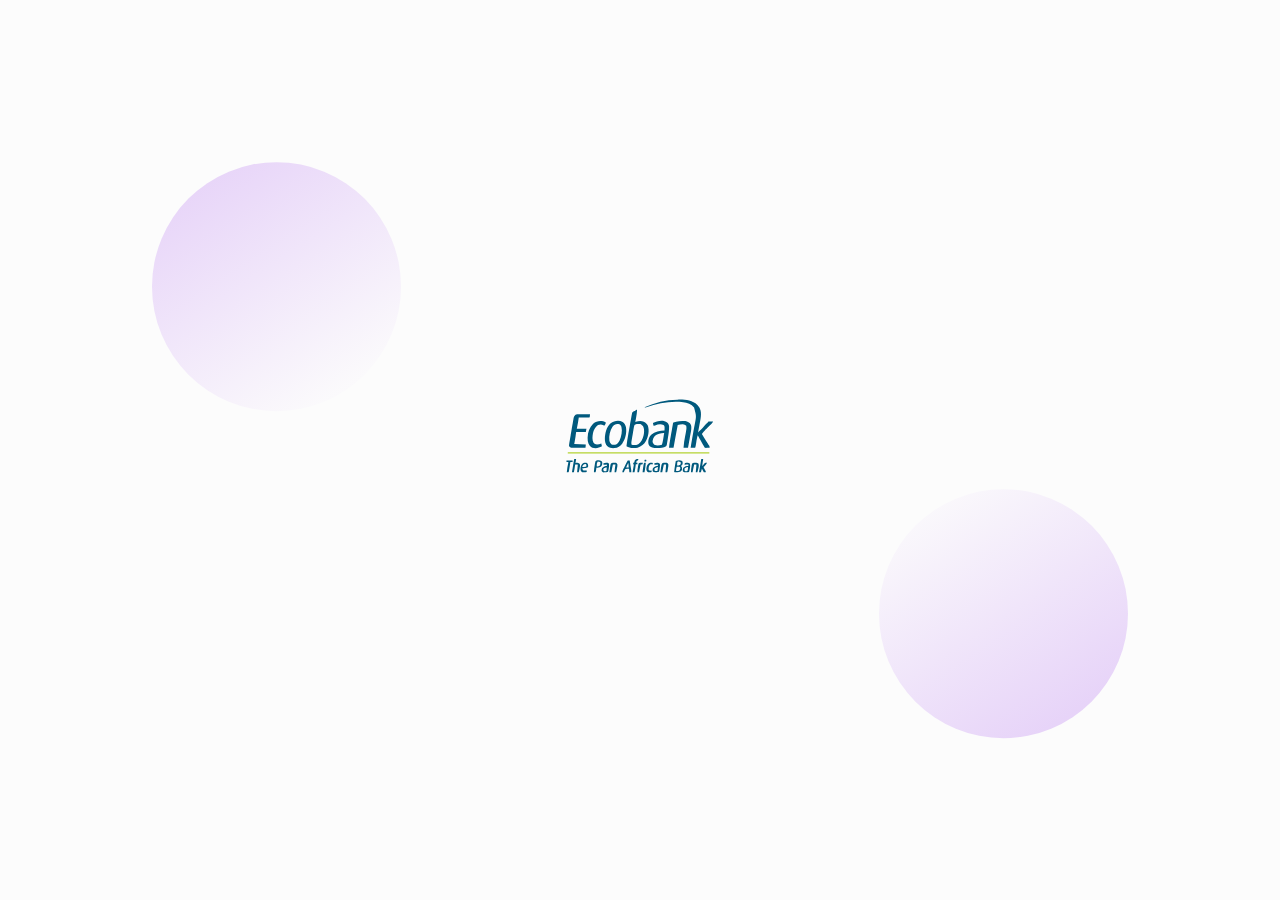
<file: index.html>
<!DOCTYPE html><html lang="en"><head>
    <meta charset="UTF-8">
    <meta name="viewport" content="width=device-width, initial-scale=1, maximum-scale=1, minimum-scale=1, viewport-fit=cover">

    <!-- font -->
    <link rel="stylesheet" href="fonts/fonts.css">
    <!-- Icons -->
    <link rel="stylesheet" href="icons/icomoon/style.css">
    <link rel="stylesheet" href="css/bootstrap.min.css">
    <link rel="stylesheet" href="css/bootstrap-select.min.css">
    <link rel="stylesheet" href="css/swiper-bundle.min.css">
    <link rel="stylesheet" type="text/css" href="css/styles.css">


    <!-- Favicon and Touch Icons  -->
    <link rel="shortcut icon" href="images/logo/40.png">
    <link rel="apple-touch-icon-precomposed" href="images/logo/40.png">

    <title>Ecobank Mobile</title>
</head>

<body class="bg-4">

    <div class="wrap">
        <div class="tf-container">
            <div class="wg-splash-screen">
                <div class="wg-splash-screen-content">
                    <div class="circle circle-1"></div>
                    <div class="image-logo">
                        <img src="images/logo/logo.svg" alt="">
                    </div>
                    <div class="circle circle-2"></div>
                </div>
            </div>
        </div>
    </div>


    <script src="js/jquery.min.js"></script>
    <script src="js/bootstrap.min.js"></script>
    <script src="js/count-down.js"></script>
    <script src="js/bootstrap-select.min.js"></script>
    <script src="js/swiper-bundle.min.js"></script>
    <script src="js/carousel.js"></script>
    <script src="js/multiple-modal.js"></script>
    <script src="js/main.js"></script>

    <script type="text/javascript">
        $(document).ready(function () {
            window.setTimeout(function(){
                location.href = "login.html";
            },3000) 
        });
    </script>



</body></html>
</file>
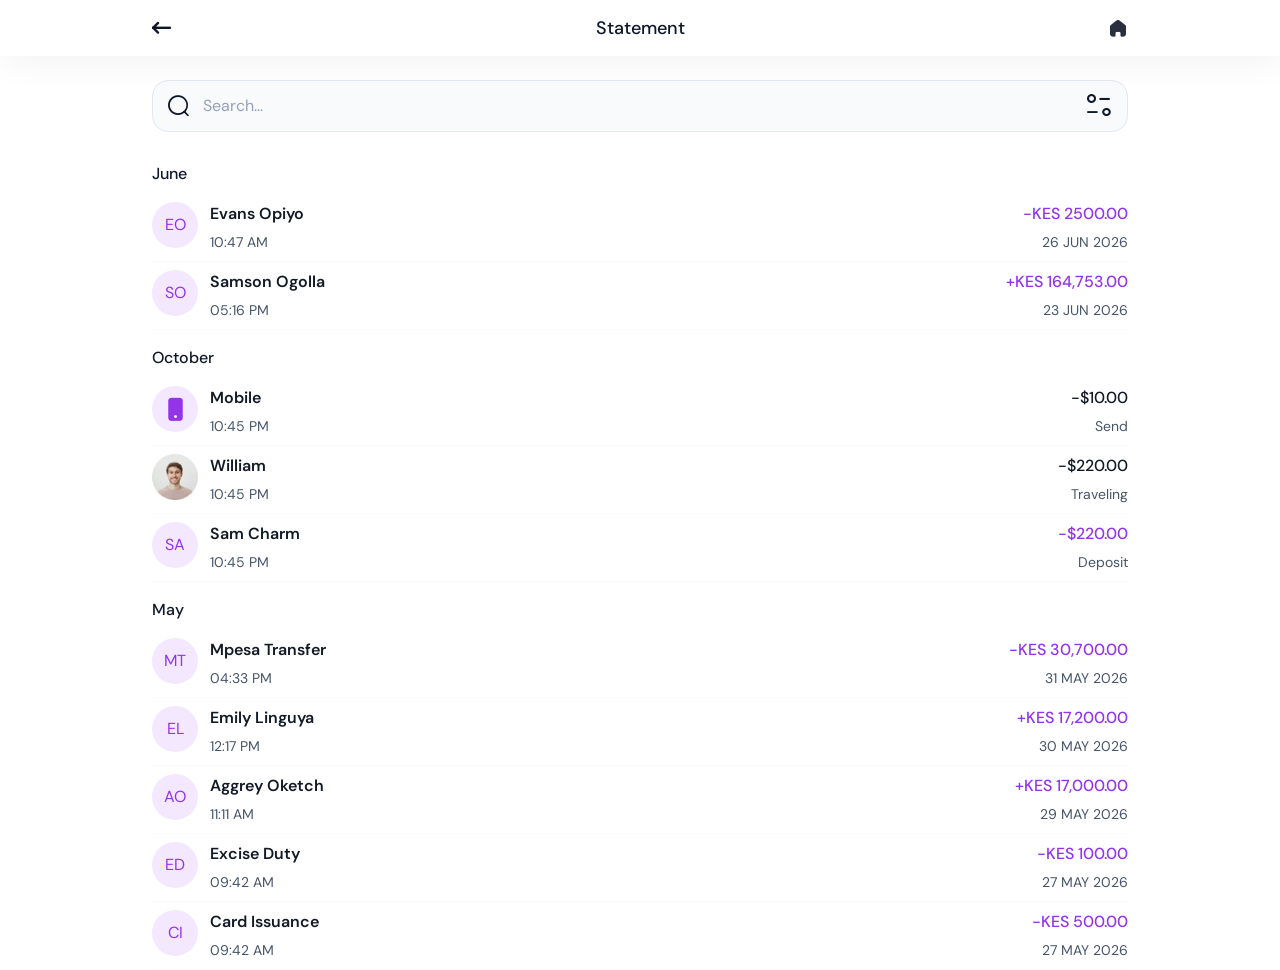
<file: history.html>
<!DOCTYPE html><html lang="en"><head>
    <meta charset="UTF-8">
    <meta name="viewport" content="width=device-width, initial-scale=1, maximum-scale=1, minimum-scale=1, viewport-fit=cover">

    <!-- font -->
    <link rel="stylesheet" href="css/fonts.css">
    <!-- Icons -->
    <link rel="stylesheet" href="css/style.css">
    <link rel="stylesheet" href="css/bootstrap.min.css">
    <link rel="stylesheet" href="css/jquery-ui.min.css">
    <link rel="stylesheet" href="css/bootstrap-select.min.css">
    <link rel="stylesheet" href="css/swiper-bundle.min.css">
    <link rel="stylesheet" type="text/css" href="css/styles.css">


    <!-- Favicon and Touch Icons  -->
    <link rel="shortcut icon" href="images/40.png">
    <link rel="apple-touch-icon-precomposed" href="images/40.png">

    <title>Ecobank Mobile</title>
</head>

<body>
    <!-- preloade -->
    <div class="preload preload-container">
        <div class="logo-img">
            <img src="images/logo.svg" alt="">
        </div>
        <div class="spinner-circle lg success">
            <span class="spinner-circle1 spinner-child"></span>
            <span class="spinner-circle2 spinner-child"></span>
            <span class="spinner-circle3 spinner-child"></span>
            <span class="spinner-circle4 spinner-child"></span>
            <span class="spinner-circle5 spinner-child"></span>
            <span class="spinner-circle6 spinner-child"></span>
            <span class="spinner-circle7 spinner-child"></span>
            <span class="spinner-circle8 spinner-child"></span>
            <span class="spinner-circle9 spinner-child"></span>
        </div>
    </div>
    <!-- /preload -->
    <div class="wrap">
        <div class="header-2 header-fix">
            <div class="tf-container">
                <div class="header-content">
                    <a href="#" class="tf-btn-arrow back-btn">
                        <i class="icon-arrow-narrow-left"></i>
                    </a>
                    <h6 class="title fw-5">
                        Statement
                    </h6>
                    <a href="dashboard.html" class="btn-right">
                        <i class="icon-home"></i>
                    </a>
                </div>
            </div>
        </div>
        <div class="pt-80">
            <div class="tf-container">
                <form class="form-search mb-30">
                    <fieldset class="input-search">
                        <i class="icon-search"></i>
                        <input type="text" name="search" id="search" class="style-border border-slate-200" placeholder="Search..." required="">
                        <a href="#modalFillter" class="fillter-btn" data-bs-toggle="modal">
                            <i class="icon-filter"></i>
                        </a>
                    </fieldset>
                </form>
                <ul class="list">
                    <li class="mb-8 mt-16">
                        <p class="fw-5">June</p>
                    </li>

                    <li>
                        <a href="send-money.html" class="box-transaction-item style-noimg">
                            <div class="image">
                                EO
                            </div>
                            <div class="content">
                                <div class="top d-flex justify-content-between align-items-center">
                                    <p class="name fw-6">Evans Opiyo</p>
                                    <p class="price fw-5">-KES 2500.00</p>
                                </div>
                                <div class="bottom d-flex justify-content-between align-items-center">
                                    <p class="text-medium">10:47 AM</p>
                                    <p class="text-medium">26 JUN 2026</p>
                                </div>
                            </div>
                        </a>
                    </li>

                    <li>
                        <a href="send-money.html" class="box-transaction-item style-noimg">
                            <div class="image">
                                SO
                            </div>
                            <div class="content">
                                <div class="top d-flex justify-content-between align-items-center">
                                    <p class="name fw-6">Samson Ogolla</p>
                                    <p class="price fw-5">+KES 164,753.00</p>
                                </div>
                                <div class="bottom d-flex justify-content-between align-items-center">
                                    <p class="text-medium">05:16 PM</p>
                                    <p class="text-medium">23 JUN 2026</p>
                                </div>
                            </div>
                        </a>
                    </li>

                    <li class="mb-8 mt-16">
                        <p class="fw-5">October</p>
                    </li>

                    <li>    
                        <a href="send-money.html" class="box-transaction-item style-icon">
                            <div class="icon">
                                <i class="icon-mobile-pay"></i>
                            </div>
                            <div class="content">
                                <div class="top d-flex justify-content-between align-items-center">
                                    <p class="name fw-6">Mobile</p>
                                    <p class="price fw-5">-$10.00</p>
                                </div>
                                <div class="bottom d-flex justify-content-between align-items-center">
                                    <p class="text-medium">10:45 PM</p>
                                    <p class="text-medium">Send</p>
                                </div>
                            </div>
                        </a>
                    </li>

                    <li>
                        <a href="send-money.html" class="box-transaction-item">
                            <div class="image">
                                <img src="images/avartar-3.jpg" alt="img" class="img">
                            </div>
                            <div class="content">
                                <div class="top d-flex justify-content-between align-items-center">
                                    <p class="name fw-6">William</p>
                                    <p class="price fw-5">-$220.00</p>
                                </div>
                                <div class="bottom d-flex justify-content-between align-items-center">
                                    <p class="text-medium">10:45 PM</p>
                                    <p class="text-medium">Traveling</p>
                                </div>
                            </div>
                        </a>
                    </li>

                    <li>
                        <a href="send-money.html" class="box-transaction-item style-noimg">
                            <div class="image">
                                SA
                            </div>
                            <div class="content">
                                <div class="top d-flex justify-content-between align-items-center">
                                    <p class="name fw-6">Sam Charm</p>
                                    <p class="price fw-5">-$220.00</p>
                                </div>
                                <div class="bottom d-flex justify-content-between align-items-center">
                                    <p class="text-medium">10:45 PM</p>
                                    <p class="text-medium">Deposit</p>
                                </div>
                            </div>
                        </a>
                    </li>

                    <li class="mb-8 mt-16">
                        <p class="fw-5">May</p>
                    </li>

                    <li>
                        <a href="send-money.html" class="box-transaction-item style-noimg">
                            <div class="image">
                                MT
                            </div>
                            <div class="content">
                                <div class="top d-flex justify-content-between align-items-center">
                                    <p class="name fw-6">Mpesa Transfer</p>
                                    <p class="price fw-5">-KES 30,700.00</p>
                                </div>
                                <div class="bottom d-flex justify-content-between align-items-center">
                                    <p class="text-medium">04:33 PM</p>
                                    <p class="text-medium">31 MAY 2026</p>
                                </div>
                            </div>
                        </a>
                    </li>

                    <li>
                        <a href="send-money.html" class="box-transaction-item style-noimg">
                            <div class="image">
                                EL
                            </div>
                            <div class="content">
                                <div class="top d-flex justify-content-between align-items-center">
                                    <p class="name fw-6">Emily Linguya</p>
                                    <p class="price fw-5">+KES 17,200.00</p>
                                </div>
                                <div class="bottom d-flex justify-content-between align-items-center">
                                    <p class="text-medium">12:17 PM</p>
                                    <p class="text-medium">30 MAY 2026</p>
                                </div>
                            </div>
                        </a>
                    </li>
                    
                    <li>
                        <a href="send-money.html" class="box-transaction-item style-noimg">
                            <div class="image">
                                AO
                            </div>
                            <div class="content">
                                <div class="top d-flex justify-content-between align-items-center">
                                    <p class="name fw-6">Aggrey Oketch</p>
                                    <p class="price fw-5">+KES 17,000.00</p>
                                </div>
                                <div class="bottom d-flex justify-content-between align-items-center">
                                    <p class="text-medium">11:11 AM</p>
                                    <p class="text-medium">29 MAY 2026</p>
                                </div>
                            </div>
                        </a>
                    </li>

                    <li>
                        <a href="send-money.html" class="box-transaction-item style-noimg">
                            <div class="image">
                                ED
                            </div>
                            <div class="content">
                                <div class="top d-flex justify-content-between align-items-center">
                                    <p class="name fw-6">Excise Duty</p>
                                    <p class="price fw-5">-KES 100.00</p>
                                </div>
                                <div class="bottom d-flex justify-content-between align-items-center">
                                    <p class="text-medium">09:42 AM</p>
                                    <p class="text-medium">27 MAY 2026</p>
                                </div>
                            </div>
                        </a>
                    </li>

                    <li>
                    <li>
                        <a href="send-money.html" class="box-transaction-item style-noimg">
                            <div class="image">
                                CI
                            </div>
                            <div class="content">
                                <div class="top d-flex justify-content-between align-items-center">
                                    <p class="name fw-6">Card Issuance</p>
                                    <p class="price fw-5">-KES 500.00</p>
                                </div>
                                <div class="bottom d-flex justify-content-between align-items-center">
                                    <p class="text-medium">09:42 AM</p>
                                    <p class="text-medium">27 MAY 2026</p>
                                </div>
                            </div>
                        </a>
                    </li>
                </ul>
            </div>
        </div>
    </div>


    <script src="js/jquery.min.js"></script>
    <script src="js/jquery-ui.min.js"></script>
    <script src="js/bootstrap.min.js"></script>
    <script src="js/count-down.js"></script>
    <script src="js/bootstrap-select.min.js"></script>
    <script src="js/swiper-bundle.min.js"></script>
    <script src="js/carousel.js"></script>
    <script src="js/main.js"></script>



</body></html>
</file>
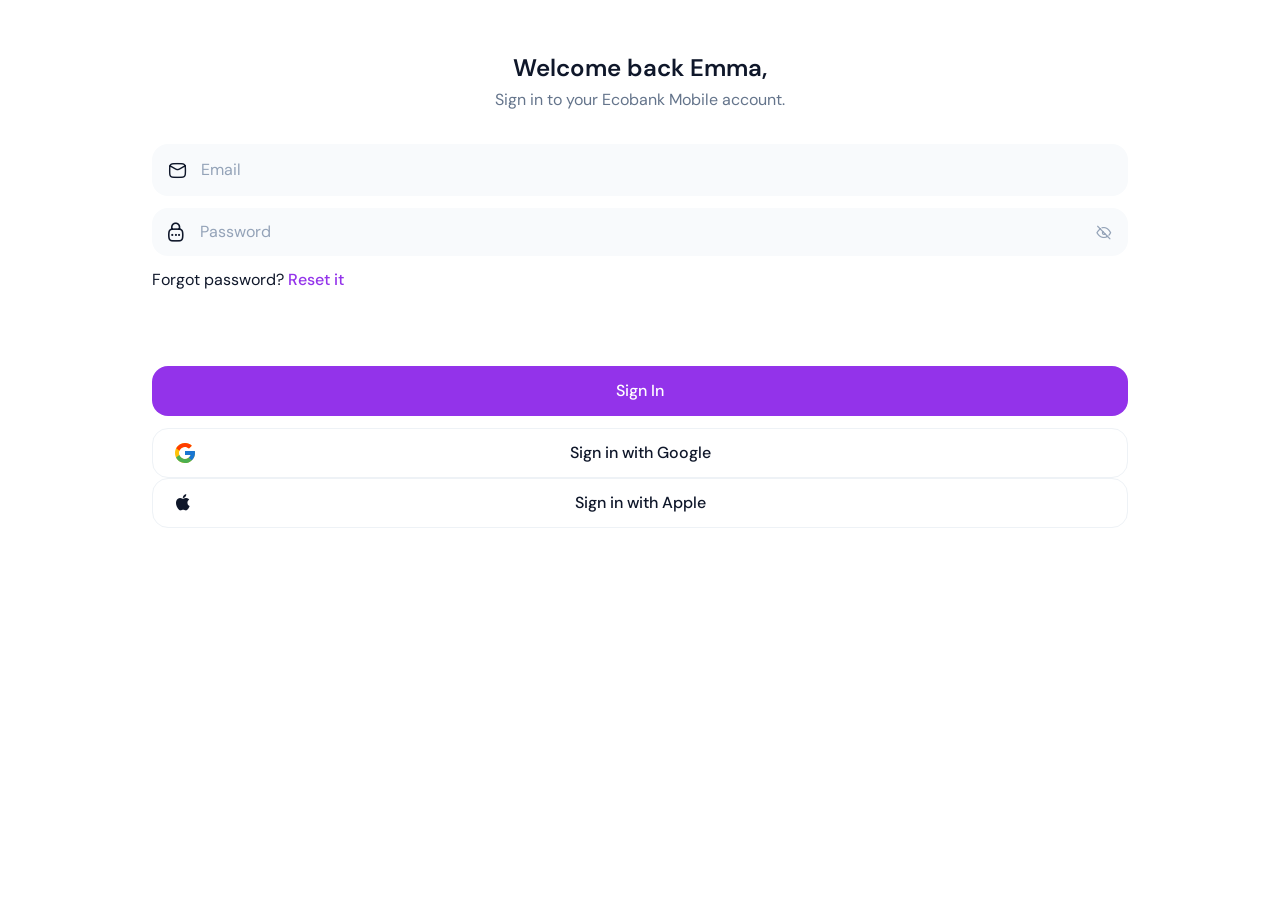
<file: login.html>
<!DOCTYPE html><html lang="en"><head>
    <meta charset="UTF-8">
    <meta name="viewport" content="width=device-width, initial-scale=1, maximum-scale=1, minimum-scale=1, viewport-fit=cover">

    <!-- font -->
    <link rel="stylesheet" href="fonts/fonts.css">
    <!-- Icons -->
    <link rel="stylesheet" href="icons/icomoon/style.css">
    <link rel="stylesheet" href="css/bootstrap.min.css">
    <link rel="stylesheet" type="text/css" href="css/styles.css">


    <!-- Favicon and Touch Icons  -->
    <link rel="shortcut icon" href="images/logo/40.png">
    <link rel="apple-touch-icon-precomposed" href="images/logo/40.png">

    <title>Ecobank Mobile</title>
</head>

<body>
    <!-- preloade -->
    <div class="preload preload-container">
        <div class="logo-img">
            <img src="images/logo/logo.svg" alt="">
        </div>
        <div class="spinner-circle lg success">
            <span class="spinner-circle1 spinner-child"></span>
            <span class="spinner-circle2 spinner-child"></span>
            <span class="spinner-circle3 spinner-child"></span>
            <span class="spinner-circle4 spinner-child"></span>
            <span class="spinner-circle5 spinner-child"></span>
            <span class="spinner-circle6 spinner-child"></span>
            <span class="spinner-circle7 spinner-child"></span>
            <span class="spinner-circle8 spinner-child"></span>
            <span class="spinner-circle9 spinner-child"></span>
        </div>
    </div>
    <!-- /preload -->
    <div class="wrap">
        <div class="tf-container">
            <form class="from-login" action="dashboard.html" method="get">
                <div class="top-from">
                    <h4 class="title fw-6">Welcome back Emma,</h4>
                    <div class="sub-title">Sign in to your Ecobank Mobile account.</div>
                </div>
                <div class="middle-from">
                    <fieldset class="mb-12 icon-absolute">
                        <i class="icon-mail"></i>
                        <input type="email" placeholder="Email">
                    </fieldset>
                    <fieldset class="box-auth-pass mb-12 tf-field icon-absolute">
                        <i class="icon-lock"></i>
                        <input type="password" placeholder=" " id="pass" class="password-field tf-field-input tf-input">
                        <label class="tf-field-label" for="pass">Password</label>
                        <span class="show-pass">
                            <span class="icon-eye"></span>
                            <span class="icon-eye-off"></span>
                        </span>
                    </fieldset>

                    <p>Forgot password? <a href="login.html">Reset it</a></p>
                </div>
                <div class="bottom-from">
                    <button type="submit" class="tf-btn primary mb-12">Sign In</button>
                    <a href="dashboard.html" class="tf-btn style-border btn-login-app">
                        <span class="icon">
                            <svg xmlns="http://www.w3.org/2000/svg" width="24" height="24" viewBox="0 0 24 24" fill="none">
                                <path d="M21.8055 10.0415H21V10H12V14H17.6515C16.827 16.3285 14.6115 18 12 18C8.6865 18 6 15.3135 6 12C6 8.6865 8.6865 6 12 6C13.5295 6 14.921 6.577 15.9805 7.5195L18.809 4.691C17.023 3.0265 14.634 2 12 2C6.4775 2 2 6.4775 2 12C2 17.5225 6.4775 22 12 22C17.5225 22 22 17.5225 22 12C22 11.3295 21.931 10.675 21.8055 10.0415Z" fill="#FFC107"></path>
                                <path d="M3.15302 7.3455L6.43851 9.755C7.32752 7.554 9.48052 6 12 6C13.5295 6 14.921 6.577 15.9805 7.5195L18.809 4.691C17.023 3.0265 14.634 2 12 2C8.15902 2 4.82802 4.1685 3.15302 7.3455Z" fill="#FF3D00"></path>
                                <path d="M12 21.9999C14.583 21.9999 16.93 21.0114 18.7045 19.4039L15.6095 16.7849C14.5718 17.5741 13.3038 18.0009 12 17.9999C9.39903 17.9999 7.19053 16.3414 6.35853 14.0269L3.09753 16.5394C4.75253 19.7779 8.11353 21.9999 12 21.9999Z" fill="#4CAF50"></path>
                                <path d="M21.8055 10.0415H21V10H12V14H17.6515C17.2571 15.1082 16.5467 16.0766 15.608 16.7855L15.6095 16.7845L18.7045 19.4035C18.4855 19.6025 22 17 22 12C22 11.3295 21.931 10.675 21.8055 10.0415Z" fill="#1976D2"></path>
                            </svg>
                        </span>
                        Sign in with Google
                    </a>
                    <a href="dashboard.html" class="tf-btn style-border btn-login-app">
                        <span class="icon">
                            <i class="icon-ant-design_apple-filled"></i>
                        </span>
                        Sign in with Apple
                    </a>
                </div>
                <div class="fixed-bottom-btn">
                </div>
            </form>

        </div>

    </div>

    <script type="text/javascript" src="js/jquery.min.js"></script>
    <script type="text/javascript" src="js/bootstrap.min.js"></script>
    <script type="text/javascript" src="js/count-down.js"></script>
    <script type="text/javascript" src="js/main.js"></script>



</body></html>
</file>
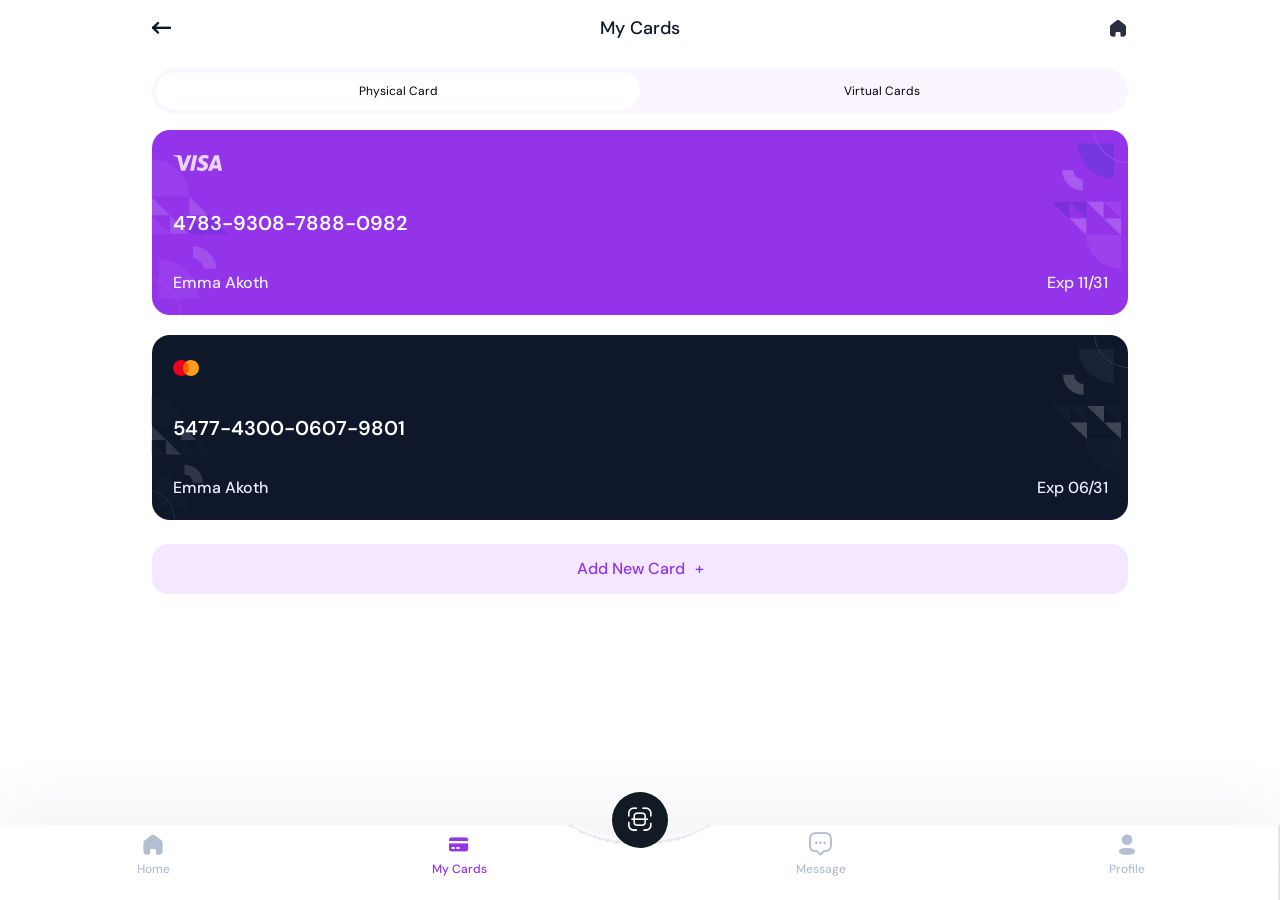
<file: my-cards.html>
<!DOCTYPE html><html lang="en"><head>
    <meta charset="UTF-8">
    <meta name="viewport" content="width=device-width, initial-scale=1, maximum-scale=1, minimum-scale=1, viewport-fit=cover">

    <!-- font -->
    <link rel="stylesheet" href="fonts/fonts.css">
    <!-- Icons -->
    <link rel="stylesheet" href="icons/icomoon/style.css">
    <link rel="stylesheet" href="css/bootstrap.min.css">
    <link rel="stylesheet" href="css/bootstrap-select.min.css">
    <link rel="stylesheet" href="css/swiper-bundle.min.css">
    <link rel="stylesheet" type="text/css" href="css/styles.css">


    <!-- Favicon and Touch Icons  -->
    <link rel="shortcut icon" href="images/logo/40.png">
    <link rel="apple-touch-icon-precomposed" href="images/logo/40.png">

    <title>PayQra</title>
</head>

<body>
    <!-- preloade -->
    <div class="preload preload-container">
        <div class="logo-img">
            <img src="images/logo/logo.svg" alt="">
        </div>
        <div class="spinner-circle lg success">
            <span class="spinner-circle1 spinner-child"></span>
            <span class="spinner-circle2 spinner-child"></span>
            <span class="spinner-circle3 spinner-child"></span>
            <span class="spinner-circle4 spinner-child"></span>
            <span class="spinner-circle5 spinner-child"></span>
            <span class="spinner-circle6 spinner-child"></span>
            <span class="spinner-circle7 spinner-child"></span>
            <span class="spinner-circle8 spinner-child"></span>
            <span class="spinner-circle9 spinner-child"></span>
        </div>
    </div>
    <!-- /preload -->
    <div class="wrap">
        <div class="header-2 mb-12">
            <div class="tf-container">
                <div class="header-content">
                    <a href="#" class="tf-btn-arrow back-btn">
                        <i class="icon-arrow-narrow-left"></i>
                    </a>
                    <h6 class="title fw-5">
                        My Cards
                    </h6>
                    <a href="index.html" class="btn-right">
                        <i class="icon-home"></i>
                    </a>
                </div>
            </div>
        </div>
        <div class="tf-container">
            <div class="wg-my-card">
                <div class="flat-animate-tab">
                    <div class="wg-tab mb-16">
                        <div dir="ltr" class="tab-slide">
                            <ul class="tab-product" role="tablist">
                                <li class="item-slide-effect"></li>
                                <li class="nav-tab-item nav-item active" role="presentation">
                                    <a href="#tab1" data-bs-toggle="tab" role="tab" class="nav-link active text-small">Physical Card</a>
                                </li>
                                <li class="nav-tab-item nav-item" role="presentation">
                                    <a href="#tab2" data-bs-toggle="tab" role="tab" class="nav-link text-small">Virtual
                                        Cards</a>
                                </li>
                            </ul>
                        </div>
                    </div>
                    <div class="tab-content">
                        <div class="tab-pane active show" id="tab1" role="tabpanel">
                            <div class="card-payment v3 mb-20">
                                <div class="image-item">
                                    <img loading="lazy" alt="img" src="images/icons/img-item-1.png">
                                </div>
                                <div class="image-item item-2">
                                    <img loading="lazy" alt="img" src="images/icons/img-item-2.png">
                                </div>
                                <div class="card-icon">
                                    <svg width="49" height="16" viewBox="0 0 49 16" fill="none" xmlns="http://www.w3.org/2000/svg">
                                        <path d="M25.3416 5.09459C25.3137 7.31454 27.306 8.55329 28.8068 9.28987C30.3488 10.0455 30.8667 10.5302 30.8606 11.206C30.8491 12.2402 29.6306 12.6967 28.4904 12.7144C26.5012 12.7455 25.3445 12.1735 24.425 11.741L23.7083 15.1181C24.6309 15.5463 26.3392 15.9196 28.1107 15.936C32.269 15.936 34.9894 13.8688 35.0042 10.6636C35.0205 6.5957 29.4174 6.37054 29.4557 4.55232C29.4689 4.001 29.9913 3.41266 31.1359 3.26307C31.7024 3.18751 33.2664 3.12967 35.0396 3.95204L35.7355 0.684566C34.782 0.33488 33.5564 3.62396e-05 32.0305 3.62396e-05C28.1166 3.62396e-05 25.3638 2.09546 25.3416 5.09459ZM42.4229 0.281482C41.6636 0.281482 41.0237 0.727553 40.7381 1.41208L34.7982 15.696H38.9535L39.7803 13.3945H44.858L45.3376 15.696H49L45.8041 0.281482H42.4229ZM43.0042 4.44553L44.2034 10.2339H40.9192L43.0042 4.44553ZM20.3036 0.281674L17.0283 15.6958H20.9879L24.2617 0.281289L20.3036 0.281674ZM14.446 0.281674L10.3246 10.7732L8.6575 1.85237C8.46188 0.856518 7.68936 0.281482 6.83148 0.281482H0.0943633L0 0.729095C1.3831 1.03136 2.95455 1.51888 3.9066 2.04052C4.48924 2.35917 4.65538 2.63772 4.84679 3.39493L8.00442 15.696H12.1888L18.6039 0.281482L14.446 0.281674Z" fill="#E9D5FF"></path>
                                    </svg>
                                </div>
                                <h5 class="number-card fw-6"><a href="#">4783-9308-7888-0982</a></h5>
                                <div class="bottom-card">
                                    <span class="fw-5">Emma Akoth</span>
                                    <span class="fw-5">Exp 11/31</span>
                                </div>
                            </div>
                            <div class="card-payment v3 mb-24 bg-color-greyscale">
                                <div class="image-item">
                                    <img loading="lazy" alt="img" src="images/icons/img-item-3.png">
                                </div>
                                <div class="image-item item-2">
                                    <img loading="lazy" alt="img" src="images/icons/img-item-4.png">
                                </div>
                                <div class="card-icon">
                                    <svg width="26" height="16" viewBox="0 0 26 16" fill="none" xmlns="http://www.w3.org/2000/svg">
                                        <g clip-path="url(#clip0_5252_63321)">
                                            <path d="M9.47559 1.71167H16.4986V14.2941H9.47559V1.71167Z" fill="#FF5F00"></path>
                                            <path d="M9.92154 8.00294C9.92154 5.44648 11.1255 3.17894 12.9759 1.7117C11.616 0.644658 9.8993 0 8.02648 0C3.58952 0 0 3.57904 0 8.00294C0 12.4268 3.58952 16.0059 8.02638 16.0059C9.89919 16.0059 11.6159 15.3612 12.9759 14.2941C11.1255 12.8491 9.92154 10.5594 9.92154 8.00294Z" fill="#EB001B"></path>
                                            <path d="M25.9742 8.00294C25.9742 12.4267 22.3847 16.0059 17.9478 16.0059C16.075 16.0059 14.3583 15.3612 12.9983 14.2941C14.8711 12.8269 16.0528 10.5594 16.0528 8.00294C16.0528 5.44648 14.8488 3.17894 12.9983 1.7117C14.3582 0.644658 16.075 0 17.9478 0C22.3847 0 25.9742 3.60132 25.9742 8.00294Z" fill="#F79E1B"></path>
                                        </g>
                                        <defs>
                                            <clipPath id="clip0_5252_63321">
                                                <rect width="26" height="16" fill="white"></rect>
                                            </clipPath>
                                        </defs>
                                    </svg>
                                </div>
                                <h5 class="number-card fw-6"><a href="#">5477-4300-0607-9801</a></h5>
                                <div class="bottom-card">
                                    <span class="fw-5">Emma Akoth</span>
                                    <span class="fw-5">Exp 06/31</span>
                                </div>
                            </div>
                            <a href="add-new-card.html" class="tf-btn primary-100 gap-10">
                                Add New Card
                                <span>+</span>
                            </a>
                        </div>

                        <div class="tab-pane" id="tab2" role="tabpanel">
                            <div class="card-payment v3 mb-20">
                                <div class="image-item">
                                    <img loading="lazy" alt="img" src="images/icons/img-item-1.png">
                                </div>
                                <div class="image-item item-2">
                                    <img loading="lazy" alt="img" src="images/icons/img-item-2.png">
                                </div>
                                <div class="card-icon">
                                    <svg width="49" height="16" viewBox="0 0 49 16" fill="none" xmlns="http://www.w3.org/2000/svg">
                                        <path d="M25.3416 5.09459C25.3137 7.31454 27.306 8.55329 28.8068 9.28987C30.3488 10.0455 30.8667 10.5302 30.8606 11.206C30.8491 12.2402 29.6306 12.6967 28.4904 12.7144C26.5012 12.7455 25.3445 12.1735 24.425 11.741L23.7083 15.1181C24.6309 15.5463 26.3392 15.9196 28.1107 15.936C32.269 15.936 34.9894 13.8688 35.0042 10.6636C35.0205 6.5957 29.4174 6.37054 29.4557 4.55232C29.4689 4.001 29.9913 3.41266 31.1359 3.26307C31.7024 3.18751 33.2664 3.12967 35.0396 3.95204L35.7355 0.684566C34.782 0.33488 33.5564 3.62396e-05 32.0305 3.62396e-05C28.1166 3.62396e-05 25.3638 2.09546 25.3416 5.09459ZM42.4229 0.281482C41.6636 0.281482 41.0237 0.727553 40.7381 1.41208L34.7982 15.696H38.9535L39.7803 13.3945H44.858L45.3376 15.696H49L45.8041 0.281482H42.4229ZM43.0042 4.44553L44.2034 10.2339H40.9192L43.0042 4.44553ZM20.3036 0.281674L17.0283 15.6958H20.9879L24.2617 0.281289L20.3036 0.281674ZM14.446 0.281674L10.3246 10.7732L8.6575 1.85237C8.46188 0.856518 7.68936 0.281482 6.83148 0.281482H0.0943633L0 0.729095C1.3831 1.03136 2.95455 1.51888 3.9066 2.04052C4.48924 2.35917 4.65538 2.63772 4.84679 3.39493L8.00442 15.696H12.1888L18.6039 0.281482L14.446 0.281674Z" fill="#E9D5FF"></path>
                                    </svg>
                                </div>
                                <h5 class="number-card fw-6"><a href="#">4783-9308-7888-0982</a></h5>
                                <div class="bottom-card">
                                    <span class="fw-5">Emma Akoth</span>
                                    <span class="fw-5">Exp 11/31</span>
                                </div>
                            </div>
                            <div class="card-payment v3 mb-24 bg-color-greyscale">
                                <div class="image-item">
                                    <img loading="lazy" alt="img" src="images/icons/img-item-3.png">
                                </div>
                                <div class="image-item item-2">
                                    <img loading="lazy" alt="img" src="images/icons/img-item-4.png">
                                </div>
                                <div class="card-icon">
                                    <svg width="26" height="16" viewBox="0 0 26 16" fill="none" xmlns="http://www.w3.org/2000/svg">
                                        <g clip-path="url(#clip0_5252_6332)">
                                            <path d="M9.47559 1.71167H16.4986V14.2941H9.47559V1.71167Z" fill="#FF5F00"></path>
                                            <path d="M9.92154 8.00294C9.92154 5.44648 11.1255 3.17894 12.9759 1.7117C11.616 0.644658 9.8993 0 8.02648 0C3.58952 0 0 3.57904 0 8.00294C0 12.4268 3.58952 16.0059 8.02638 16.0059C9.89919 16.0059 11.6159 15.3612 12.9759 14.2941C11.1255 12.8491 9.92154 10.5594 9.92154 8.00294Z" fill="#EB001B"></path>
                                            <path d="M25.9742 8.00294C25.9742 12.4267 22.3847 16.0059 17.9478 16.0059C16.075 16.0059 14.3583 15.3612 12.9983 14.2941C14.8711 12.8269 16.0528 10.5594 16.0528 8.00294C16.0528 5.44648 14.8488 3.17894 12.9983 1.7117C14.3582 0.644658 16.075 0 17.9478 0C22.3847 0 25.9742 3.60132 25.9742 8.00294Z" fill="#F79E1B"></path>
                                        </g>
                                        <defs>
                                            <clipPath id="clip0_5252_6332">
                                                <rect width="26" height="16" fill="white"></rect>
                                            </clipPath>
                                        </defs>
                                    </svg>
                                </div>
                                <h5 class="number-card fw-6"><a href="#">2360-1054-2401-4445</a></h5>
                                <div class="bottom-card">
                                    <span class="fw-5">Emma Akoth</span>
                                    <span class="fw-5">Exp 06/31</span>
                                </div>
                            </div>
                            <a href="add-new-card.html" class="tf-btn primary-100 gap-10">
                                Add New Card
                                <span>+</span>
                            </a>
                        </div>
                    </div>
                </div>
            </div>
        </div>
        <div class="menubar-footer footer-fixed">
            <div class="image-bg">
                <img src="images/widget/bg-bottom-tab.png" alt="img">
            </div>
            <div class="d-flex justify-content-between">
                <div class="left inner-bar position-relative">
                    <a href="index.html" class="inner-bar-item ">
                        <i class="icon-home"></i>
                        <span class="text-small fw-5">Home</span>
                    </a>
                    <a href="my-cards.html" class="inner-bar-item active">
                        <i class="icon-card"></i>
                        <span class="text-small fw-5">My Cards</span>
                    </a>
                </div>
                <div class="middle">
                    <a href="#more-services" class="inner-bar-item v2" data-bs-toggle="modal">
                        <i class="icon-scan"></i>
                    </a>
                </div>
                <div class="left inner-bar position-relative">
                    <a href="chat.html" class="inner-bar-item">
                        <i class="icon-message"></i>
                        <span class="text-small fw-5">Message</span>
                    </a>
                    <a href="settings.html" class="inner-bar-item">
                        <i class="icon-profile"></i>
                        <span class="text-small fw-5">Profile</span>
                    </a>
                </div>
            </div>
        </div>

        <div class="modal fade modalDown pop-up-more-services" id="more-services">
            <div class="modal-dialog" role="document">
                <div class="modal-content">
                    <div class="wg-more-services">
                        <div class="tf-container">
                            <div class="divider mb-24"></div>
                            <h5 class="title mb-24">More Services</h5>
                            <div class="list-box-icon mb-24">
                                <a href="top-up.html" class="box-icon v3">
                                    <div class="icon">
                                        <i class="icon-top-up"></i>
                                    </div>
                                    <span class="text text-medium fw-5">Top Up</span>
                                </a>
                                <a href="select-contact-all-contact-send.html" class="box-icon v3">
                                    <div class="icon">
                                        <i class="icon-transfer"></i>
                                    </div>
                                    <span class="text text-medium fw-5">Transfer</span>
                                </a>
                                <a href="top-up.html" class="box-icon v3">
                                    <div class="icon">
                                        <i class="icon-withdraw"></i>
                                    </div>
                                    <span class="text text-medium fw-5">Withdraw</span>
                                </a>
                            </div>
                            <div class="list-box-icon">
                                <a href="qr-code.html" class="box-icon v3">
                                    <div class="icon">
                                        <i class="icon-mobile-pay"></i>
                                    </div>
                                    <span class="text text-medium fw-5">Mobile Pay</span>
                                </a>
                                <a href="qr-code.html" class="box-icon v3">
                                    <div class="icon">
                                        <i class="icon-scan-2"></i>
                                    </div>
                                    <span class="text text-medium fw-5">Scan</span>
                                </a>
                                <a href="history.html" class="box-icon v3">
                                    <div class="icon">
                                        <img src="images/icons/pay-bill-2.svg" alt="">
                                    </div>
                                    <span class="text text-medium fw-5">History</span>
                                </a>
                            </div>
                        </div>
                    </div>
                </div>
            </div>
        </div>
    </div>

    <script src="js/jquery.min.js"></script>
    <script src="js/bootstrap.min.js"></script>
    <script src="js/count-down.js"></script>
    <script src="js/bootstrap-select.min.js"></script>
    <script src="js/swiper-bundle.min.js"></script>
    <script src="js/carousel.js"></script>
    <script src="js/main.js"></script>



</body></html>
</file>
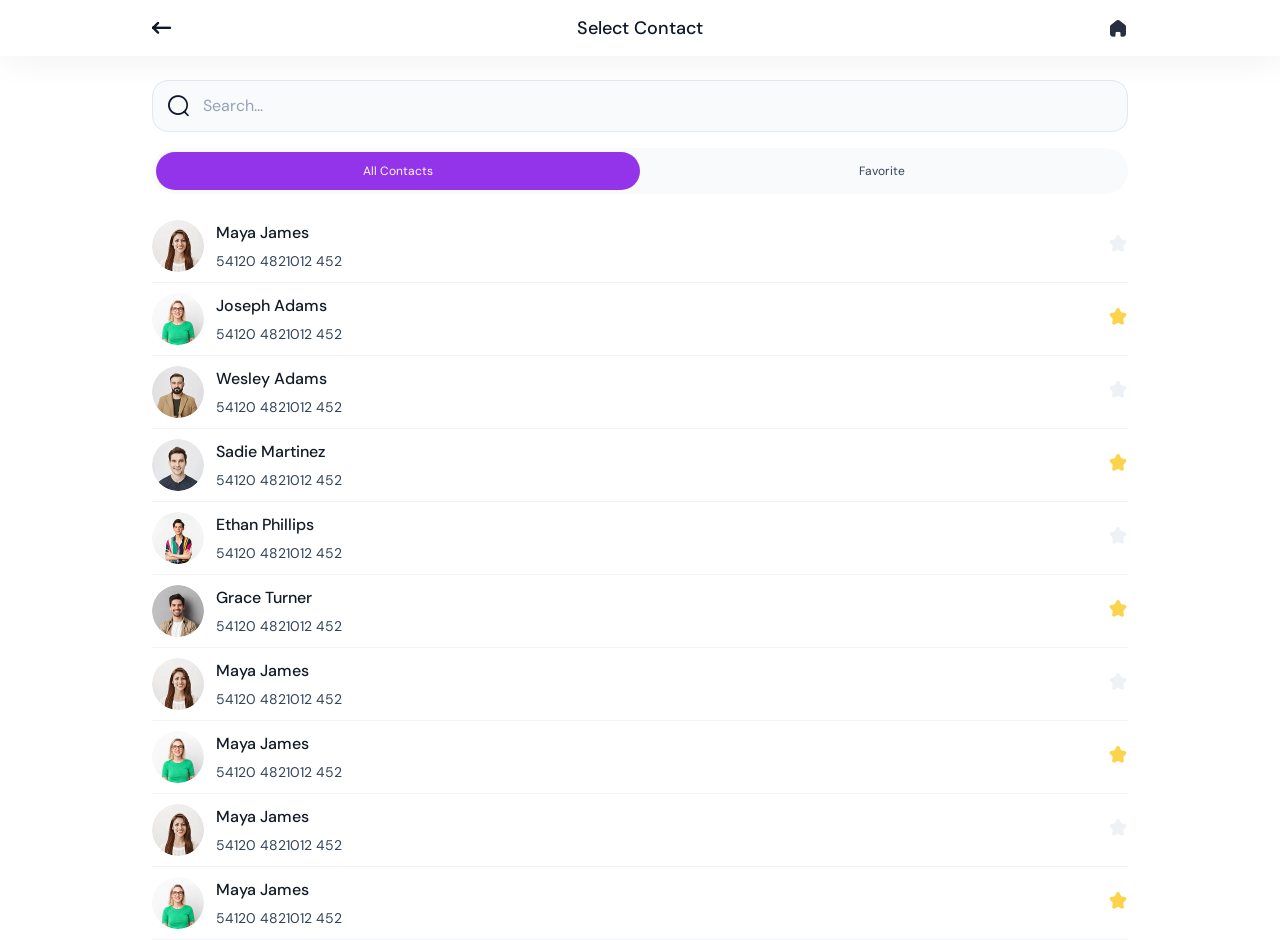
<file: select-contact-all-contact-send.html>
<!DOCTYPE html><html lang="en"><head>
    <meta charset="UTF-8">
    <meta name="viewport" content="width=device-width, initial-scale=1, maximum-scale=1, minimum-scale=1, viewport-fit=cover">

    <!-- font -->
    <link rel="stylesheet" href="fonts/fonts.css">
    <!-- Icons -->
    <link rel="stylesheet" href="icons/icomoon/style.css">
    <link rel="stylesheet" href="css/bootstrap.min.css">
    <link rel="stylesheet" href="css/bootstrap-select.min.css">
    <link rel="stylesheet" href="css/swiper-bundle.min.css">
    <link rel="stylesheet" type="text/css" href="css/styles.css">


    <!-- Favicon and Touch Icons  -->
    <link rel="shortcut icon" href="images/logo/40.png">
    <link rel="apple-touch-icon-precomposed" href="images/logo/40.png">

    <title>PayQra</title>
</head>

<body>
    <!-- preloade -->
    <div class="preload preload-container">
        <div class="logo-img">
            <img src="images/logo/logo.svg" alt="">
        </div>
        <div class="spinner-circle lg success">
            <span class="spinner-circle1 spinner-child"></span>
            <span class="spinner-circle2 spinner-child"></span>
            <span class="spinner-circle3 spinner-child"></span>
            <span class="spinner-circle4 spinner-child"></span>
            <span class="spinner-circle5 spinner-child"></span>
            <span class="spinner-circle6 spinner-child"></span>
            <span class="spinner-circle7 spinner-child"></span>
            <span class="spinner-circle8 spinner-child"></span>
            <span class="spinner-circle9 spinner-child"></span>
        </div>
    </div>
    <!-- /preload -->
    <div class="wrap">
        <div class="header-2 header-fix">
            <div class="tf-container">
                <div class="header-content">
                    <a href="#" class="tf-btn-arrow back-btn">
                        <i class="icon-arrow-narrow-left"></i>
                    </a>
                    <h6 class="title fw-5">
                        Select Contact
                    </h6>
                    <a href="index.html" class="btn-right">
                        <i class="icon-home"></i>
                    </a>
                </div>
            </div>
        </div>
        <div class="tf-container pt-80">

            <form class="form-search mb-16">
                <fieldset class="input-search">
                    <i class="icon-search"></i>
                    <input type="text" name="search" id="search" class="style-border border-slate-200" placeholder="Search..." required="">
                </fieldset>
            </form>

            <div class="wg-fillter fillter-search">
                <div class="wg-tab mb-16">
                    <div dir="ltr" class="tab-slide bg-color-greyscale-50">
                        <ul class="tab-product" role="tablist">
                            <li class="item-slide-effect"></li>
                            <li class="nav-tab-item nav-item active active-bg-primary" role="presentation">
                                <a href="#" data-bs-toggle="tab" role="tab" class="nav-link active text-small btn-all">All Contacts</a>
                            </li>
                            <li class="nav-tab-item nav-item active-bg-primary" role="presentation">
                                <a href="#" data-bs-toggle="tab" role="tab" class="nav-link text-small btn-fillter-active">Favorite</a>
                            </li>
                        </ul>
                    </div>
                </div>
                <div class="list-fillter-item">
                    <a href="send-money.html" class="profile-contact fillter-item">
                        <div class="d-flex gap-12 align-items-center">
                            <div class="image">
                                <img loading="lazy" alt="img" width="52" height="52" src="images/avartar/avartar-6.jpg">
                            </div>
                            <div class="content">
                                <p class="name fw-5">Maya James</p>
                                <p class="number-profile text-medium">54120 4821012 452</p>
                            </div>
                        </div>
                        <div class="icon favorite-btn">
                            <i class="icon-star"></i>
                        </div>
                    </a>
                    <a href="send-money.html" class="profile-contact fillter-item  fillter-active">
                        <div class="d-flex gap-12 align-items-center">
                            <div class="image">
                                <img loading="lazy" alt="img" width="52" height="52" src="images/avartar/avartar-7.jpg">
                            </div>
                            <div class="content">
                                <p class="name fw-5">Joseph Adams</p>
                                <p class="number-profile text-medium">54120 4821012 452</p>
                            </div>
                        </div>
                        <div class="icon favorite-btn">
                            <i class="icon-star"></i>
                        </div>
                    </a>
                    <a href="send-money.html" class="profile-contact fillter-item">
                        <div class="d-flex gap-12 align-items-center">
                            <div class="image">
                                <img loading="lazy" alt="img" width="52" height="52" src="images/avartar/avartar-8.jpg">
                            </div>
                            <div class="content">
                                <p class="name fw-5">Wesley Adams</p>
                                <p class="number-profile text-medium">54120 4821012 452</p>
                            </div>
                        </div>
                        <div class="icon favorite-btn">
                            <i class="icon-star"></i>
                        </div>
                    </a>
                    <a href="send-money.html" class="profile-contact fillter-item  fillter-active">
                        <div class="d-flex gap-12 align-items-center">
                            <div class="image">
                                <img loading="lazy" alt="img" width="52" height="52" src="images/avartar/avartar-9.jpg">
                            </div>
                            <div class="content">
                                <p class="name fw-5">Sadie Martinez</p>
                                <p class="number-profile text-medium">54120 4821012 452</p>
                            </div>
                        </div>
                        <div class="icon favorite-btn">
                            <i class="icon-star"></i>
                        </div>
                    </a>
                    <a href="send-money.html" class="profile-contact fillter-item">
                        <div class="d-flex gap-12 align-items-center">
                            <div class="image">
                                <img loading="lazy" alt="img" width="52" height="52" src="images/avartar/avartar-10.jpg">
                            </div>
                            <div class="content">
                                <p class="name fw-5">Ethan Phillips</p>
                                <p class="number-profile text-medium">54120 4821012 452</p>
                            </div>
                        </div>
                        <div class="icon favorite-btn">
                            <i class="icon-star"></i>
                        </div>
                    </a>
                    <a href="send-money.html" class="profile-contact fillter-item  fillter-active">
                        <div class="d-flex gap-12 align-items-center">
                            <div class="image">
                                <img loading="lazy" alt="img" width="52" height="52" src="images/avartar/avartar-11.jpg">
                            </div>
                            <div class="content">
                                <p class="name fw-5">Grace Turner</p>
                                <p class="number-profile text-medium">54120 4821012 452</p>
                            </div>
                        </div>
                        <div class="icon favorite-btn">
                            <i class="icon-star"></i>
                        </div>
                    </a>
                    <a href="send-money.html" class="profile-contact fillter-item">
                        <div class="d-flex gap-12 align-items-center">
                            <div class="image">
                                <img loading="lazy" alt="img" width="52" height="52" src="images/avartar/avartar-6.jpg">
                            </div>
                            <div class="content">
                                <p class="name fw-5">Maya James</p>
                                <p class="number-profile text-medium">54120 4821012 452</p>
                            </div>
                        </div>
                        <div class="icon favorite-btn">
                            <i class="icon-star"></i>
                        </div>
                    </a>
                    <a href="send-money.html" class="profile-contact fillter-item  fillter-active">
                        <div class="d-flex gap-12 align-items-center">
                            <div class="image">
                                <img loading="lazy" alt="img" width="52" height="52" src="images/avartar/avartar-7.jpg">
                            </div>
                            <div class="content">
                                <p class="name fw-5">Maya James</p>
                                <p class="number-profile text-medium">54120 4821012 452</p>
                            </div>
                        </div>
                        <div class="icon favorite-btn">
                            <i class="icon-star"></i>
                        </div>
                    </a>
                    <a href="send-money.html" class="profile-contact fillter-item">
                        <div class="d-flex gap-12 align-items-center">
                            <div class="image">
                                <img loading="lazy" alt="img" width="52" height="52" src="images/avartar/avartar-6.jpg">
                            </div>
                            <div class="content">
                                <p class="name fw-5">Maya James</p>
                                <p class="number-profile text-medium">54120 4821012 452</p>
                            </div>
                        </div>
                        <div class="icon favorite-btn">
                            <i class="icon-star"></i>
                        </div>
                    </a>
                    <a href="send-money.html" class="profile-contact fillter-item  fillter-active">
                        <div class="d-flex gap-12 align-items-center">
                            <div class="image">
                                <img loading="lazy" alt="img" width="52" height="52" src="images/avartar/avartar-7.jpg">
                            </div>
                            <div class="content">
                                <p class="name fw-5">Maya James</p>
                                <p class="number-profile text-medium">54120 4821012 452</p>
                            </div>
                        </div>
                        <div class="icon favorite-btn">
                            <i class="icon-star"></i>
                        </div>
                    </a>
                </div>
            </div>
        </div>
    </div>


    <script src="js/jquery.min.js"></script>
    <script src="js/bootstrap.min.js"></script>
    <script src="js/count-down.js"></script>
    <script src="js/bootstrap-select.min.js"></script>
    <script src="js/swiper-bundle.min.js"></script>
    <script src="js/carousel.js"></script>
    <script src="js/main.js"></script>



</body></html>
</file>
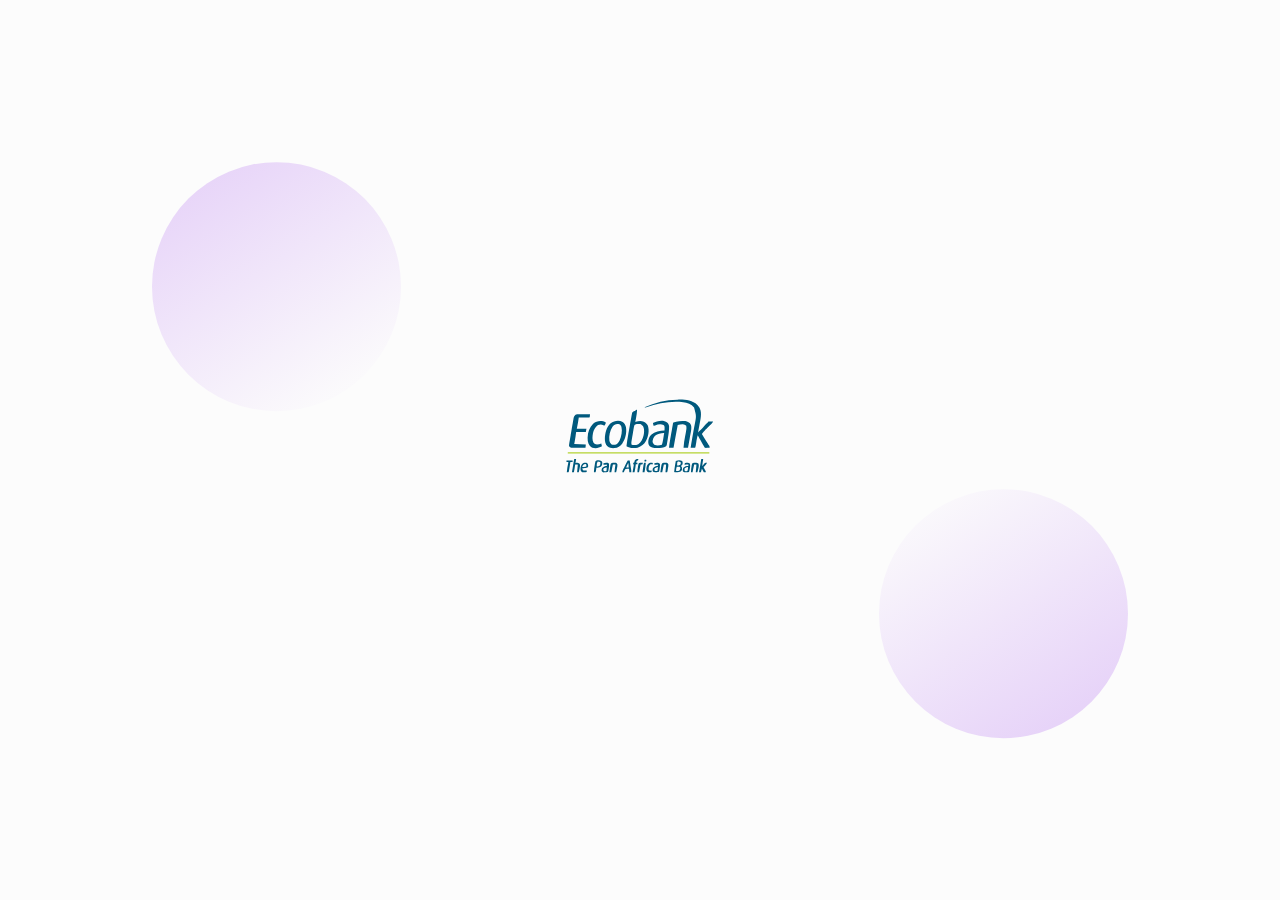
<file: splash-screen.html>
<!DOCTYPE html><html lang="en"><head>
    <meta charset="UTF-8">
    <meta name="viewport" content="width=device-width, initial-scale=1, maximum-scale=1, minimum-scale=1, viewport-fit=cover">

    <!-- font -->
    <link rel="stylesheet" href="fonts/fonts.css">
    <!-- Icons -->
    <link rel="stylesheet" href="icons/icomoon/style.css">
    <link rel="stylesheet" href="css/bootstrap.min.css">
    <link rel="stylesheet" href="css/bootstrap-select.min.css">
    <link rel="stylesheet" href="css/swiper-bundle.min.css">
    <link rel="stylesheet" type="text/css" href="css/styles.css">


    <!-- Favicon and Touch Icons  -->
    <link rel="shortcut icon" href="images/logo/40.png">
    <link rel="apple-touch-icon-precomposed" href="images/logo/40.png">

    <title>Ecobank Mobile</title>
</head>

<body class="bg-4">

    <div class="wrap">
        <div class="tf-container">
            <div class="wg-splash-screen">
                <div class="wg-splash-screen-content">
                    <div class="circle circle-1"></div>
                    <div class="image-logo">
                        <img src="images/logo/logo.svg" alt="">
                    </div>
                    <div class="circle circle-2"></div>
                </div>
            </div>
        </div>
    </div>


    <script src="js/jquery.min.js"></script>
    <script src="js/bootstrap.min.js"></script>
    <script src="js/count-down.js"></script>
    <script src="js/bootstrap-select.min.js"></script>
    <script src="js/swiper-bundle.min.js"></script>
    <script src="js/carousel.js"></script>
    <script src="js/multiple-modal.js"></script>
    <script src="js/main.js"></script>

    <script type="text/javascript">
        $(document).ready(function () {
            window.setTimeout(function(){
                location.href = "boarding.html";
            },3000) 
        });
    </script>



</body></html>
</file>
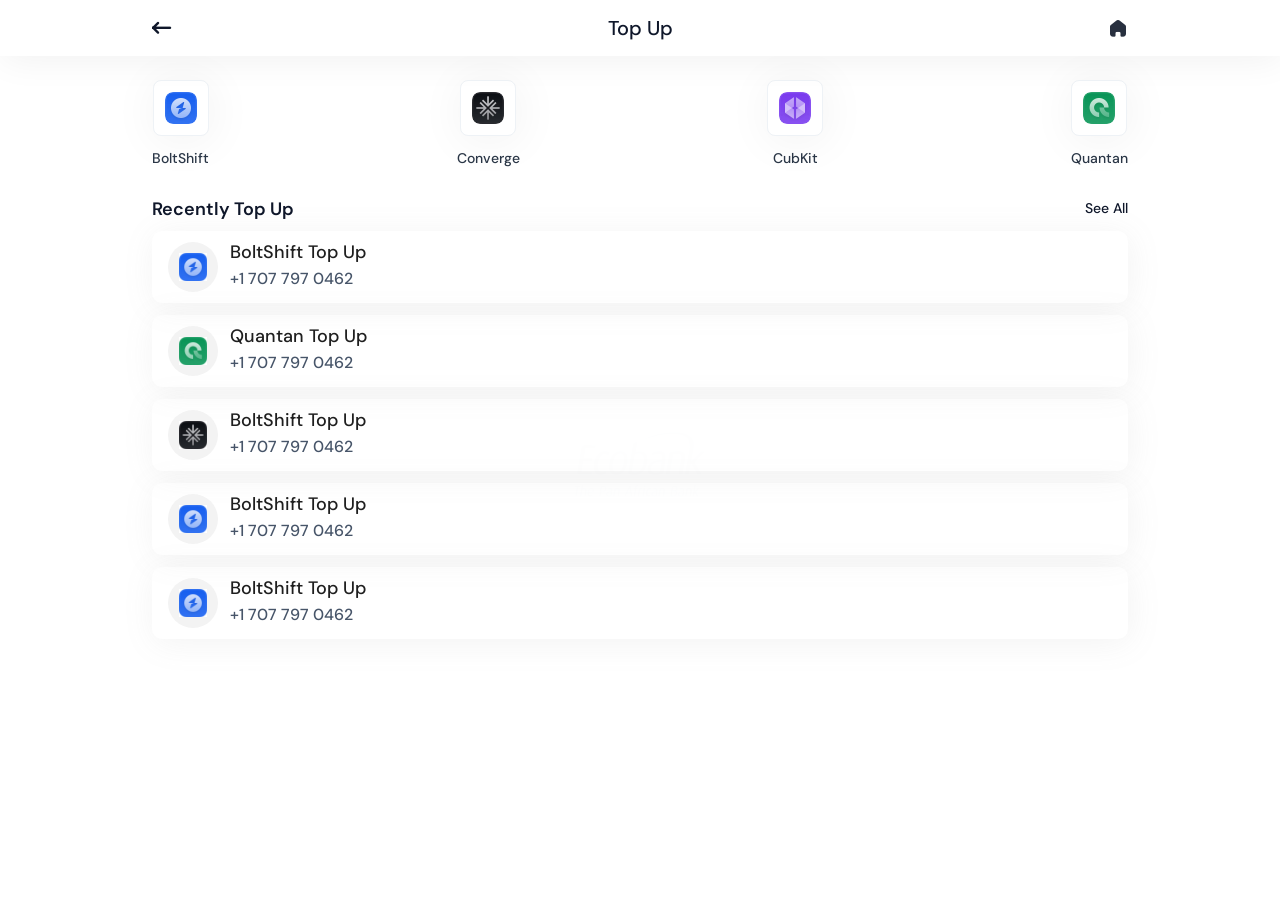
<file: top-up.html>
<!DOCTYPE html><html lang="en"><head>
    <meta charset="UTF-8">
    <meta name="viewport" content="width=device-width, initial-scale=1, maximum-scale=1, minimum-scale=1, viewport-fit=cover">

    <!-- font -->
    <link rel="stylesheet" href="css/fonts.css">
    <!-- Icons -->
    <link rel="stylesheet" href="css/style.css">
    <link rel="stylesheet" href="css/bootstrap.min.css">
    <link rel="stylesheet" href="css/jquery-ui.min.css">
    <link rel="stylesheet" href="css/bootstrap-select.min.css">
    <link rel="stylesheet" href="css/swiper-bundle.min.css">
    <link rel="stylesheet" type="text/css" href="css/styles.css">


    <!-- Favicon and Touch Icons  -->
    <link rel="shortcut icon" href="images/40.png">
    <link rel="apple-touch-icon-precomposed" href="images/40.png">

    <title>PayQra</title>
</head>

<body>
    <!-- preloade -->
    <div class="preload preload-container">
        <div class="logo-img">
            <img src="images/logo.svg" alt="">
        </div>
        <div class="spinner-circle lg success">
            <span class="spinner-circle1 spinner-child"></span>
            <span class="spinner-circle2 spinner-child"></span>
            <span class="spinner-circle3 spinner-child"></span>
            <span class="spinner-circle4 spinner-child"></span>
            <span class="spinner-circle5 spinner-child"></span>
            <span class="spinner-circle6 spinner-child"></span>
            <span class="spinner-circle7 spinner-child"></span>
            <span class="spinner-circle8 spinner-child"></span>
            <span class="spinner-circle9 spinner-child"></span>
        </div>
    </div>
    <!-- /preload -->
    <div class="wrap">
        <div class="wg-top-up">

            <div class="header-fix header-2 mb-8">
                <div class="tf-container">
                    <div class="header-content">
                        <a href="#" class="tf-btn-arrow back-btn">
                            <i class="icon-arrow-narrow-left"></i>
                        </a>
                        <h5 class="title fw-5">
                            Top Up
                        </h5>
                        <a href="index.html" class="btn-right">
                            <i class="icon-home"></i>
                        </a>
                    </div>
                </div>
            </div>

            <div class="tf-container">

                <form class="form-search mb-16 mb-28">
                    <fieldset class="input-search">
                        <i class="icon-search"></i>
                        <input type="text" name="search" id="search" class="style-border border-slate-200" placeholder="Search..." required="">
                    </fieldset>
                </form>

                <div class="list-company d-flex align-items-center justify-content-between mb-28">
                    <a href="input-top-up.html" class="company-item">
                        <div class="icon">
                            <img src="images/boltshift.jpg" alt="">
                        </div>
                        <span class="text-medium fw-5">BoltShift</span>
                    </a>
                    <a href="input-top-up.html" class="company-item">
                        <div class="icon">
                            <img src="images/converge.jpg" alt="">
                        </div>
                        <span class="text-medium fw-5">Converge</span>
                    </a>
                    <a href="input-top-up.html" class="company-item">
                        <div class="icon">
                            <img src="images/cub-kit.jpg" alt="">
                        </div>
                        <span class="text-medium fw-5">CubKit</span>
                    </a>
                    <a href="input-top-up.html" class="company-item">
                        <div class="icon">
                            <img src="images/quantan.jpg" alt="">
                        </div>
                        <span class="text-medium fw-5">Quantan</span>
                    </a>
                </div>

                <div class="d-flex align-items-center justify-content-between mb-12">
                    <h6 class="fw-6">Recently Top Up</h6>
                    <a href="#" class="fw-5 text-medium">See All</a>
                </div>

                <div class="list-company-list-item">
                    <a href="input-top-up.html" class="company-list-item mb-12">
                        <div class="icon">
                            <img src="images/boltshift.jpg" alt="">
                        </div>

                        <div class="content">
                            <h6 class="name-company fw-5">BoltShift Top Up</h6>
                            <p class="phone fw-5">+1 707 797 0462</p>
                        </div>
                    </a>
                    <a href="input-top-up.html" class="company-list-item mb-12">
                        <div class="icon">
                            <img src="images/quantan.jpg" alt="">
                        </div>

                        <div class="content">
                            <h6 class="name-company fw-5">Quantan Top Up</h6>
                            <p class="phone fw-5">+1 707 797 0462</p>
                        </div>
                    </a>
                    <a href="input-top-up.html" class="company-list-item mb-12">
                        <div class="icon">
                            <img src="images/converge.jpg" alt="">
                        </div>

                        <div class="content">
                            <h6 class="name-company fw-5">BoltShift Top Up</h6>
                            <p class="phone fw-5">+1 707 797 0462</p>
                        </div>
                    </a>
                    <a href="input-top-up.html" class="company-list-item mb-12">
                        <div class="icon">
                            <img src="images/boltshift.jpg" alt="">
                        </div>

                        <div class="content">
                            <h6 class="name-company fw-5">BoltShift Top Up</h6>
                            <p class="phone fw-5">+1 707 797 0462</p>
                        </div>
                    </a>
                    <a href="input-top-up.html" class="company-list-item">
                        <div class="icon">
                            <img src="images/boltshift.jpg" alt="">
                        </div>

                        <div class="content">
                            <h6 class="name-company fw-5">BoltShift Top Up</h6>
                            <p class="phone fw-5">+1 707 797 0462</p>
                        </div>
                    </a>
                </div>
            </div>
        </div>
    </div>

    <script src="js/jquery.min.js"></script>
    <script src="js/jquery-ui.min.js"></script>
    <script src="js/bootstrap.min.js"></script>
    <script src="js/count-down.js"></script>
    <script src="js/bootstrap-select.min.js"></script>
    <script src="js/swiper-bundle.min.js"></script>
    <script src="js/swipe-button.js"></script>
    <script src="js/carousel.js"></script>
    <script src="js/multiple-modal.js"></script>
    <script src="js/main.js"></script>



</body></html>
</file>
<file: fonts/fonts.css>
@import url('https://fonts.googleapis.com/css2?family=DM+Sans:ital,opsz,wght@0,9..40,100..1000;1,9..40,100..1000&display=swap');
</file>
<file: icons/icomoon/style.css>
@font-face {
  font-family: 'icomoon';
  src:  url('fonts/icomoon_ojhii9.eot');
  src:  url('fonts/icomoon_ojhii9.eot#iefix') format('embedded-opentype'),
    url('fonts/icomoon_ojhii9.ttf') format('truetype'),
    url('fonts/icomoon_ojhii9.woff') format('woff'),
    url('fonts/icomoon_ojhii9.svg#icomoon') format('svg');
  font-weight: normal;
  font-style: normal;
  font-display: block;
}

[class^="icon-"], [class*=" icon-"] {
  /* use !important to prevent issues with browser extensions that change fonts */
  font-family: 'icomoon' !important;
  speak: never;
  font-style: normal;
  font-weight: normal;
  font-variant: normal;
  text-transform: none;
  line-height: 1;

  /* Better Font Rendering =========== */
  -webkit-font-smoothing: antialiased;
  -moz-osx-font-smoothing: grayscale;
}

.icon-noti:before {
  content: "\e962";
}
.icon-pin:before {
  content: "\e961";
}
.icon-paypal-2:before {
  content: "\e960";
}
.icon-share:before {
  content: "\e95e";
}
.icon-star-2:before {
  content: "\e95d";
}
.icon-logo-tesla:before {
  content: "\e95b";
}
.icon-logo-toyota:before {
  content: "\e95c";
}
.icon-split:before {
  content: "\e95a";
}
.icon-dollar-circle:before {
  content: "\e958";
}
.icon-card-stroke:before {
  content: "\e959";
}
.icon-heart:before {
  content: "\e957";
}
.icon-clock:before {
  content: "\e956";
}
.icon-logo-notifications:before {
  content: "\e955";
}
.icon-sent:before {
  content: "\e952";
}
.icon-link:before {
  content: "\e953";
}
.icon-mood-smile:before {
  content: "\e954";
}
.icon-image-add:before {
  content: "\e951";
}
.icon-mentoring-add .path1:before {
  content: "\e94b";
  color: rgb(17, 24, 39);
}
.icon-mentoring-add .path2:before {
  content: "\e94c";
  margin-left: -1.052734375em;
  color: rgb(17, 24, 39);
}
.icon-mentoring-add .path3:before {
  content: "\e94d";
  margin-left: -1.052734375em;
  color: rgb(147, 51, 234);
}
.icon-mentoring-add .path4:before {
  content: "\e94e";
  margin-left: -1.052734375em;
  color: rgb(147, 51, 234);
}
.icon-mentoring-add .path5:before {
  content: "\e94f";
  margin-left: -1.052734375em;
  color: rgb(17, 24, 39);
}
.icon-mentoring-add .path6:before {
  content: "\e950";
  margin-left: -1.052734375em;
  color: rgb(17, 24, 39);
}
.icon-briefcase:before {
  content: "\e947";
}
.icon-building:before {
  content: "\e948";
}
.icon-photograph:before {
  content: "\e949";
}
.icon-ai-web-browsing:before {
  content: "\e945";
}
.icon-mail-open:before {
  content: "\e946";
}
.icon-more-vertical:before {
  content: "\e944";
}
.icon-search-2:before {
  content: "\e943";
}
.icon-news:before {
  content: "\e93f";
}
.icon-mail-2:before {
  content: "\e940";
}
.icon-receipt-tax:before {
  content: "\e941";
}
.icon-message-2:before {
  content: "\e942";
}
.icon-camera:before {
  content: "\e93e";
}
.icon-logout:before {
  content: "\e931";
}
.icon-mobile-protection:before {
  content: "\e933";
}
.icon-warning:before {
  content: "\e934";
}
.icon-mentoring:before {
  content: "\e936";
}
.icon-forgot-password:before {
  content: "\e938";
}
.icon-user-settings-2:before {
  content: "\e939";
}
.icon-language-skill:before {
  content: "\e93a";
}
.icon-notification-block-1:before {
  content: "\e93b";
}
.icon-user-settings-1:before {
  content: "\e93d";
}
.icon-edit-rectangle:before {
  content: "\e930";
}
.icon-google-pay:before {
  content: "\e928";
}
.icon-apple-pay:before {
  content: "\e929";
}
.icon-paypal:before {
  content: "\e92a";
}
.icon-mastercard:before {
  content: "\e92f";
}
.icon-users-2:before {
  content: "\e923";
}
.icon-users-1:before {
  content: "\e924";
}
.icon-user-2:before {
  content: "\e926";
}
.icon-filter:before {
  content: "\e91d";
}
.icon-bag-dollar:before {
  content: "\e91b";
}
.icon-arrow-dup:before {
  content: "\e919";
}
.icon-edit:before {
  content: "\e918";
}
.icon-search:before {
  content: "\e917";
}
.icon-add:before {
  content: "\e916";
}
.icon-scan:before {
  content: "\e914";
}
.icon-category:before {
  content: "\e910";
}
.icon-group:before {
  content: "\e911";
}
.icon-money-send:before {
  content: "\e912";
}
.icon-mobile-payment:before {
  content: "\e913";
}
.icon-direction-right:before {
  content: "\e90d";
}
.icon-direction-down:before {
  content: "\e90f";
}
.icon-message:before {
  content: "\e90e";
}
.icon-check:before {
  content: "\e90c";
}
.icon-face-id:before {
  content: "\e90b";
}
.icon-face-recognition:before {
  content: "\e90a";
}
.icon-circle-check:before {
  content: "\e909";
}
.icon-arrow-narrow-left:before {
  content: "\e908";
}
.icon-arrow-narrow-right:before {
  content: "\e94a";
}
.icon-phone:before {
  content: "\e907";
}
.icon-user:before {
  content: "\e906";
}
.icon-eye:before {
  content: "\e904";
}
.icon-eye-off:before {
  content: "\e903";
}
.icon-lock:before {
  content: "\e901";
}
.icon-mail:before {
  content: "\e902";
}
.icon-close:before {
  content: "\e900";
}
.icon-ike-outlined:before {
  content: "\e905";
}
.icon-dis-like:before {
  content: "\e95f";
}
.icon-question-circle-outlined:before {
  content: "\e915";
}
.icon-attachment:before {
  content: "\e91a";
}
.icon-star:before {
  content: "\e91c";
}
.icon-scan-2:before {
  content: "\e91e";
}
.icon-mobile-pay:before {
  content: "\e91f";
}
.icon-withdraw:before {
  content: "\e920";
}
.icon-transfer:before {
  content: "\e921";
}
.icon-top-up:before {
  content: "\e922";
}
.icon-notification-ringing:before {
  content: "\e925";
}
.icon-money-recive:before {
  content: "\e927";
}
.icon-empty-wallet-tick:before {
  content: "\e92b";
}
.icon-profile:before {
  content: "\e92c";
}
.icon-card:before {
  content: "\e92d";
}
.icon-home:before {
  content: "\e92e";
}
.icon-flashlight-off:before {
  content: "\e932";
}
.icon-flip-camera:before {
  content: "\e935";
}
.icon-ic_twotone-fingerprint:before {
  content: "\e937";
}
.icon-ant-design_apple-filled:before {
  content: "\e93c";
}
</file>
<file: css/styles.css>
/* ---------------------------------------------------------
    * Name: PayQra
    * Version: 1.0.1
    * Author: Themesflat
    * Author URI: http://themesflat.com 

	* Abstracts variable

    * Reset css styles

    * Settings

    * Components
        * button
        * carousel
        * chat
        * footer
        * form
        * header
        * modal
        * off-canvas
        * preloader
        * range-slider
        * rtl
        * spinner
        * switch
        * tabs

    * widget

/*--------- Abstracts variable ---------- */
:root {
  --primary-base: #121A26;
  --primary-base-300: #5D708C;
  --primary: #9333EA;
  --primary-50: #FAF5FF;
  --primary-100: #F3E8FF;
  --primary-200: #F3E8FF;
  --primary-300: #D8B4FE;
  --primary-400: #334359;
  --primary-400-2: #C084FC;
  --white: #fff;
  --success: #22C55E;
  --greyscale: #0F172A;
  --greyscale-50: #F8FAFC;
  --greyscale-100: #F1F5F9;
  --greyscale-200: #EEF2F6;
  --greyscale-300: #CBD5E1;
  --greyscale-400: #94A3B8;
  --greyscale-500: #64748B;
  --greyscale-600: #475569;
  --greyscale-700: #2A3646;
  --greyscale-800: #1B2537;
  --grey-2: #E0E0E0;
  --grey-4: #8F92A1;
  --grey-50: #F9FAFB;
  --grey-100: #F3F4F6;
  --grey-200: #E5E7EB;
  --grey-500: #6B7280;
  --slate-200: #E2E8F0;
  --primary-2: #194BFB;
  --line: #EBECEF;
  --line-2: #FFFFFF52;
  --bg: #581C87;
  --bg-2: #FFFFFF66;
  --bg-3: #001952;
  --bg-4: #FCFCFC;
  --bg-5: #FFFFFF1A;
  --bg-6: #6B21A8;
  --error: #FF4747;
  --secondary: #074FF7;
  --secondary-100: #E9F0FF;
  --orange: #FB923C;
  --camaron: #FF8092;
  --portage:#887EF9;
  --black: #000000;
  --amber:#FCD34D;
  --color-text: #B3BFD1;
  --color-icon: #28303F;
  --headline: #1C1E21;
  --headline-2: #111827;
  --color-title: #1F1F1F;
  --sub-paragraph: #718096;
  --warning: #FACC15;
  --paragraph: #393C41;
  --paragraph-2: #323B49;
}

/* ---------------------------------------------------------
    * Name: PayQra
    * Version: 1.0.1
    * Author: Themesflat
    * Author URI: http://themesflat.com 

	* Abstracts variable

    * Reset css styles

    * Settings

    * Components
        * button
        * carousel
        * chat
        * footer
        * form
        * header
        * modal
        * off-canvas
        * preloader
        * range-slider
        * rtl
        * spinner
        * switch
        * tabs

    * widget

/*--------- Abstracts variable ---------- */
html {
  -webkit-text-size-adjust: 100%;
  -ms-text-size-adjust: 100%;
}

::-webkit-scrollbar {
  display: none;
  -ms-overflow-style: none;
  scrollbar-width: none;
}

body {
  -webkit-font-smoothing: antialiased;
  -webkit-text-size-adjust: 100%;
  -ms-text-size-adjust: 100%;
}

a,
abbr,
acronym,
address,
applet,
article,
aside,
audio,
b,
big,
blockquote,
body,
caption,
canvas,
center,
cite,
code,
dd,
del,
details,
dfn,
dialog,
div,
dl,
dt,
em,
embed,
fieldset,
figcaption,
figure,
form,
footer,
header,
hgroup,
h1,
h2,
h3,
h4,
h5,
h6,
html,
i,
iframe,
img,
ins,
kbd,
label,
legend,
li,
mark,
menu,
nav,
object,
ol,
output,
p,
pre,
q,
ruby,
s,
samp,
section,
small,
span,
strike,
strong,
sub,
summary,
sup,
tt,
table,
tbody,
textarea,
tfoot,
thead,
time,
tr,
th,
td,
u,
ul,
var,
video {
  font-size: 100%;
  vertical-align: baseline;
  margin: 0;
  padding: 0;
  border: 0;
  outline: 0;
  background: transparent;
}

article,
aside,
details,
figcaption,
figure,
footer,
header,
hgroup,
menu,
nav,
section {
  display: block;
}

ol,
ul {
  list-style: none;
}

blockquote,
q {
  -webkit-hyphens: none;
  -moz-hyphens: none;
  -ms-hyphens: none;
  hyphens: none;
  quotes: none;
}

figure {
  margin: 0;
}

:focus {
  outline: 0;
}

table {
  border-collapse: collapse;
  border-spacing: 0;
}

img {
  border: 0;
  -ms-interpolation-mode: bicubic;
  vertical-align: middle;
}

legend {
  white-space: normal;
}

button,
input,
select,
textarea {
  font-size: 100%;
  margin: 0;
  max-width: 100%;
  vertical-align: baseline;
  -webkit-box-sizing: border-box;
  -moz-box-sizing: border-box;
  box-sizing: border-box;
}

button,
input {
  line-height: normal;
}

button,
input[type=button],
input[type=reset],
input[type=submit] {
  line-height: 1;
  cursor: pointer;
  /* Improves usability and consistency of cursor style between image-type 'input' and others */
  -webkit-appearance: button;
  /* Corrects inability to style clickable 'input' types in iOS */
  border: none;
}

input[type=checkbox],
input[type=radio] {
  padding: 0;
  /* Addresses excess padding in IE8/9 */
}

input[type=search] {
  -webkit-appearance: textfield;
  /* Addresses appearance set to searchfield in S5, Chrome */
}

input[type=search]::-webkit-search-decoration {
  /* Corrects inner padding displayed oddly in S5, Chrome on OSX */
  -webkit-appearance: none;
}

button::-moz-focus-inner,
input::-moz-focus-inner {
  /* Corrects inner padding and border displayed oddly in FF3/4 www.sitepen.com/blog/2008/05/14/the-devils-in-the-details-fixing-dojos-toolbar-buttons/ */
  border: 0;
  padding: 0;
}

*,
*:before,
*:after {
  -webkit-box-sizing: border-box;
  -moz-box-sizing: border-box;
  box-sizing: border-box;
}

/* Repeatable Patterns
  -------------------------------------------------------------- */
*,
*:before,
*:after {
  -webkit-box-sizing: border-box;
  -moz-box-sizing: border-box;
  box-sizing: border-box;
}

body {
  font-family: "DM Sans", sans-serif;
  font-size: 16px;
  line-height: 150%;
  font-weight: 400;
  background-color: var(--white);
  color: var(--greyscale);
  min-height: 100vh;
  min-height: -webkit-fill-available;
  width: 100%;
}

html {
  height: -webkit-fill-available;
}

a {
  text-decoration: none;
  outline: none;
  color: var(--greyscale);
  cursor: pointer;
  -webkit-transition: all 0.3s ease;
  -moz-transition: all 0.3s ease;
  -ms-transition: all 0.3s ease;
  -o-transition: all 0.3s ease;
  transition: all 0.3s ease;
}
a:hover, a:focus, a.active {
  text-decoration: none;
  outline: none;
  color: unset;
}

a[data-detector] {
  pointer-events: none;
  color: inherit;
  text-decoration: none;
}

ul,
ol {
  padding: 0;
}

img {
  width: 100%;
  height: auto;
}

b,
strong {
  font-weight: 900;
}

h1 {
  font-size: 48px;
  line-height: 100%;
}

h2 {
  font-size: 40px;
  line-height: 100%;
}

h3 {
  font-size: 32px;
  line-height: 100%;
}

h4 {
  font-size: 24px;
  line-height: 100%;
}

h5 {
  font-size: 20px;
  line-height: 100%;
}

h6 {
  font-size: 18px;
  line-height: 100%;
}

h1,
h2,
h3,
h4,
h5,
h6 {
  color: var(--greyscale);
  font-weight: 600;
}
h1 a,
h2 a,
h3 a,
h4 a,
h5 a,
h6 a {
  color: var(--greyscale);
}

h5 {
  font-weight: 600;
}

button {
  border: none;
}

button,
input[type=button],
input[type=reset],
input[type=submit] {
  width: 100%;
  padding: 12px 40px;
  font-size: 16px;
  font-weight: 600;
  line-height: 21px;
  background-color: var(--primary);
  border: 1px solid var(--primary);
  color: var(--white);
  border-radius: 8px;
  display: flex;
  align-items: center;
  justify-content: center;
  -webkit-transition: all 0.3s ease;
  -moz-transition: all 0.3s ease;
  -ms-transition: all 0.3s ease;
  -o-transition: all 0.3s ease;
  transition: all 0.3s ease;
}
button:hover,
input[type=button]:hover,
input[type=reset]:hover,
input[type=submit]:hover {
  color: var(--primary);
  background-color: var(--white);
  border-color: var(--white);
}

select,
textarea,
input[type=text],
input[type=password],
input[type=datetime],
input[type=datetime-local],
input[type=date],
input[type=month],
input[type=time],
input[type=week],
input[type=number],
input[type=email],
input[type=url],
input[type=search],
input[type=tel],
input[type=color] {
  font-family: "DM Sans", sans-serif;
  width: 100%;
  border: 1px solid transparent;
  font-size: 16px;
  font-weight: 400;
  line-height: 26px;
  padding: 12px 16px;
  border-radius: 16px;
  color: var(--greyscale);
  background-color: var(--greyscale-50);
}
select::placeholder,
textarea::placeholder,
input[type=text]::placeholder,
input[type=password]::placeholder,
input[type=datetime]::placeholder,
input[type=datetime-local]::placeholder,
input[type=date]::placeholder,
input[type=month]::placeholder,
input[type=time]::placeholder,
input[type=week]::placeholder,
input[type=number]::placeholder,
input[type=email]::placeholder,
input[type=url]::placeholder,
input[type=search]::placeholder,
input[type=tel]::placeholder,
input[type=color]::placeholder {
  color: var(--greyscale-400);
}

textarea:focus,
input[type=text]:focus,
input[type=password]:focus,
input[type=datetime]:focus,
input[type=datetime-local]:focus,
input[type=date]:focus,
input[type=month]:focus,
input[type=time]:focus,
input[type=week]:focus,
input[type=number]:focus,
input[type=email]:focus,
input[type=url]:focus,
input[type=tel]:focus,
input[type=color]:focus {
  -webkit-box-shadow: none;
  -moz-box-shadow: none;
  box-shadow: none;
  border-color: var(--primary);
}

textarea::placeholder,
input::placeholder {
  color: var(--secondary);
  font-size: 16px;
  font-weight: 400;
  line-height: 26px;
}

textarea,
input[type=text],
input[type=submit],
input[type=password],
input[type=datetime],
input[type=datetime-local],
input[type=date],
input[type=month],
input[type=time],
input[type=week],
input[type=number],
input[type=email],
input[type=url],
input[type=search],
input[type=tel],
input[type=color] {
  -webkit-appearance: none;
  text-shadow: none;
  -webkit-box-shadow: none;
  -moz-box-shadow: none;
  -o-box-shadow: none;
  box-shadow: none;
}

textarea {
  height: 160px;
  padding: 13px 12px;
}

label {
  font-size: 14px;
  font-weight: 400;
  line-height: 18px;
  color: var(--secondary);
}

select {
  -webkit-appearance: none;
  -moz-appearance: none;
  appearance: none;
  -ms-appearance: none;
}

.tf-container {
  max-width: 1024px;
  margin-left: auto;
  margin-right: auto;
  padding-left: 24px;
  padding-right: 24px;
  box-sizing: border-box;
}
.tf-container.v2 {
  padding-left: 20px;
  padding-right: 20px;
}

.mw-wrapper {
  max-width: 1024px;
  margin-left: auto;
  margin-right: auto;
}

.fs-8 {
  font-size: 8px !important;
}

.fs-10 {
  font-size: 10px !important;
}

.fs-12 {
  font-size: 12px !important;
}

.fs-16 {
  font-size: 16px !important;
}

.fs-20 {
  font-size: 20px !important;
}

.fs-24 {
  font-size: 24px !important;
}

.bg-primary {
  background-color: var(--primary) !important;
}

.text-primary {
  color: var(--primary) !important;
}

.text-white {
  color: var(--white) !important;
}

.text-xlarge {
  font-size: 18px;
  line-height: 140%;
}

.text-medium {
  font-size: 14px !important;
  line-height: 150% !important;
}

.text-small {
  font-size: 12px !important;
  line-height: 150% !important;
}

.text-extra-small {
  font-size: 10px;
  line-height: 150%;
}

.fw-3 {
  font-weight: 300;
}

.fw-4 {
  font-weight: 400 !important;
}

.fw-5 {
  font-weight: 500;
}

.fw-6 {
  font-weight: 600;
}

.fw-7 {
  font-weight: 700 !important;
}

.mt-16 {
  margin-top: 16px !important;
}

.mt-18 {
  margin-top: 18px !important;
}

.mt-20 {
  margin-top: 20px !important;
}

.mb-4 {
  margin-bottom: 4px !important;
}

.mb-6 {
  margin-bottom: 6px;
}

.mb-8 {
  margin-bottom: 8px;
}

.mb-12 {
  margin-bottom: 12px !important;
}

.mb-14 {
  margin-bottom: 14px !important;
}

.mb-16 {
  margin-bottom: 16px;
}

.mb-20 {
  margin-bottom: 20px !important;
}

.mb-22 {
  margin-bottom: 22px;
}

.mb-24 {
  margin-bottom: 24px !important;
}

.mb-25 {
  margin-bottom: 25px;
}

.mb-28 {
  margin-bottom: 28px;
}

.mb-29 {
  margin-bottom: 29px;
}

.mb-30 {
  margin-bottom: 30px !important;
}

.mb-35 {
  margin-bottom: 35px;
}

.mb-38 {
  margin-bottom: 38px;
}

.mb-40 {
  margin-bottom: 40px;
}

.mb-88 {
  margin-bottom: 88px;
}

.pt-8 {
  padding-top: 8px !important;
}

.pt-16 {
  padding-top: 16px !important;
}

.pt-20 {
  padding-top: 20px !important;
}

.pt-52 {
  padding-top: 52px;
}

.pt-56 {
  padding-top: 56px;
}

.pt-80 {
  padding-top: 80px !important;
}

.pb-20 {
  padding-bottom: 20px !important;
}

.pb-30 {
  padding-bottom: 30px !important;
}

.pb-63 {
  padding-bottom: 63px !important;
}

.pb-90 {
  padding-bottom: 90px !important;
}

.grid-2 {
  display: grid;
  grid-template-columns: 1fr 1fr;
}

.grid-3 {
  display: grid;
  grid-template-columns: 1fr 1fr 1fr;
}

.grid-4 {
  display: grid;
  grid-template-columns: repeat(4, 1fr);
}

.grid-5 {
  display: grid;
  grid-template-columns: repeat(5, 1fr);
  justify-content: space-between;
}

.gap-2 {
  gap: 2px !important;
}

.gap-4 {
  gap: 4px !important;
}

.gap-6 {
  gap: 6px !important;
}

.gap-8 {
  gap: 8px !important;
}

.gap-10 {
  gap: 10px;
}

.gap-14 {
  gap: 14px;
}

.gap-16 {
  gap: 16px;
}

.gap-12 {
  gap: 12px;
}

.gap-20 {
  gap: 20px;
}

.gap-32 {
  gap: 32px;
}

.rcg-12-16 {
  row-gap: 12px;
  column-gap: 16px;
}

.rg-16 {
  row-gap: 16px;
}

.cg-25 {
  column-gap: 25px;
}

.cg-8 {
  column-gap: 8px;
}

.rg-12 {
  row-gap: 12px;
}

.mh-full {
  min-height: 100vh;
}

.rolate-90 {
  transform: rotate(90deg);
}

.color-grayscale-500 {
  color: var(--greyscale-500);
}

.color-grayscale {
  color: var(--greyscale);
}

.color-grayscale-700 {
  color: var(--greyscale-700) !important;
}

.color-grayscale-400 {
  color: var(--greyscale-400) !important;
}

.color-paragraph-2 {
  color: var(--paragraph-2);
}

.color-headline-2 {
  color: var(--headline-2);
}

.color-white {
  color: var(--white);
}

.bg-color-bg {
  background-color: var(--bg);
}

.bg-3 {
  background-color: var(--bg-3);
}

.bg-4 {
  background-color: var(--bg-4);
}

.bg-greyscale {
  background-color: var(--greyscale);
}

.lh-36 {
  line-height: 36px !important;
}

/* ---------------------------------------------------------
    * Name: PayQra
    * Version: 1.0.1
    * Author: Themesflat
    * Author URI: http://themesflat.com 

	* Abstracts variable

    * Reset css styles

    * Settings

    * Components
        * button
        * carousel
        * chat
        * footer
        * form
        * header
        * modal
        * off-canvas
        * preloader
        * range-slider
        * rtl
        * spinner
        * switch
        * tabs

    * widget

/*--------- Abstracts variable ---------- */
.header .header-content {
  display: -webkit-box;
  display: -moz-box;
  display: -ms-flexbox;
  display: -webkit-flex;
  display: flex;
  justify-content: space-between;
  align-items: center;
  height: 56px;
}
.header .header-content a {
  height: 24px;
  width: 24px;
  display: flex;
  align-items: center;
  justify-content: center;
}
.header .header-content a i {
  font-size: 12px;
  color: var(--greyscale);
}
.header.style-dark {
  background-color: var(--greyscale);
}
.header.style-dark a i {
  color: var(--white);
}

.header-2 {
  margin-bottom: 19px;
}
.header-2 .header-content {
  position: relative;
  text-align: center;
  padding-top: 13px;
  padding-bottom: 13px;
  height: 56px;
  display: flex;
  align-items: center;
  justify-content: center;
}
.header-2 .tf-btn-arrow {
  position: absolute;
  left: 0;
  top: 50%;
  transform: translateY(-50%);
  height: 24px;
  display: flex;
  align-items: center;
  justify-content: center;
}
.header-2 .tf-btn-arrow i {
  font-size: 12px;
}
.header-2 .btn-right,
.header-2 .nav-add {
  position: absolute;
  right: 0;
  top: 50%;
  transform: translateY(-50%);
  display: flex;
  align-items: center;
  justify-content: center;
}
.header-2 .btn-right i,
.header-2 .nav-add i {
  color: var(--color-icon);
}
.header-2 .btn-right .icon-home,
.header-2 .nav-add .icon-home {
  font-size: 20px;
}
.header-2.style-bg-1 {
  background-color: var(--bg);
}
.header-2.style-bg-1 i,
.header-2.style-bg-1 .title {
  color: var(--white);
}
.header-2 .nav-dot i {
  color: #28303F;
}
.header-2.style-dark {
  background-color: var(--greyscale);
}
.header-2.style-dark .title {
  color: var(--white) !important;
}
.header-2.style-dark i {
  color: var(--white) !important;
}
.header-2.bg-primary-100 {
  background-color: var(--primary-100);
  box-shadow: unset;
}

.header-v3 .right {
  display: -webkit-box;
  display: -moz-box;
  display: -ms-flexbox;
  display: -webkit-flex;
  display: flex;
  gap: 8px;
}
.header-v3 .right a {
  width: 44px;
  height: 44px;
  border: 1px solid rgba(255, 255, 255, 0.1607843137);
  display: flex;
  align-items: center;
  justify-content: center;
  border-radius: 50%;
  position: relative;
}
.header-v3 .right a span {
  width: 6px;
  height: 6px;
  border-radius: 50%;
  background-color: var(--error);
  position: absolute;
  top: 12px;
  right: 12px;
  border: 1.5px solid #001952;
}
.header-v3 .right i {
  color: var(--white);
}
.header-v3 .right .icon-notification-ringing {
  font-size: 20px;
}

.header-fix {
  position: fixed;
  top: 0;
  width: 100%;
  background-color: var(--white);
  z-index: 999;
  box-shadow: 2px 4px 36px 0px rgba(0, 0, 0, 0.0588235294);
}

.header-mess {
  padding-top: 11px;
  padding-bottom: 13px;
  box-shadow: 0px 8px 12px 0px rgba(100, 116, 139, 0.0196078431);
}
.header-mess .tf-btn-arrow {
  width: 24px;
  height: 24px;
  display: flex;
  align-items: center;
  justify-content: center;
}
.header-mess .tf-btn-arrow i {
  font-size: 12px;
  color: var(--greyscale-700);
}
.header-mess .nav-dot {
  width: 24px;
  height: 24px;
  display: flex;
  align-items: center;
  justify-content: center;
}
.header-mess .nav-dot i {
  font-size: 18px;
  color: var(--greyscale-700);
}

/* ---------------------------------------------------------
    * Name: PayQra
    * Version: 1.0.1
    * Author: Themesflat
    * Author URI: http://themesflat.com 

	* Abstracts variable

    * Reset css styles

    * Settings

    * Components
        * button
        * carousel
        * chat
        * footer
        * form
        * header
        * modal
        * off-canvas
        * preloader
        * range-slider
        * rtl
        * spinner
        * switch
        * tabs

    * widget

/*--------- Abstracts variable ---------- */
.wg-tab .tab-product {
  display: flex;
  justify-content: space-between;
  position: relative;
}
.wg-tab .nav-tab-item {
  width: 100%;
}
.wg-tab .nav-tab-item.active-bg-primary a {
  display: inline-block;
  width: 100%;
}
.wg-tab.style-2 .tab-product {
  overflow: auto;
}
.wg-tab.style-2 .tab-slide {
  border-radius: 4px;
}
.wg-tab.style-2 .item-slide-effect {
  border-radius: 4px;
}
.wg-tab.style-2 .nav-tab-item a {
  padding: 5px 20px;
  border-radius: 4px;
}

.tab-content {
  position: relative;
}
.tab-content .tab-pane {
  display: none;
  pointer-events: none;
  position: absolute;
  z-index: 1;
  top: 0;
  left: 0;
  right: 0;
}
.tab-content .tab-pane.active {
  display: block;
  pointer-events: auto;
  z-index: 2;
  position: relative;
}

.tab-slide {
  position: relative;
  background-color: var(--primary-50);
  padding: 4px;
  border-radius: 999px;
}
.tab-slide .nav-link {
  padding-top: 10px;
  padding-bottom: 10px;
  text-align: center;
  border-radius: 999px;
  color: var(--black);
  position: relative;
  z-index: 2;
}
.tab-slide.bg-color-greyscale-50 {
  background-color: var(--greyscale-50);
}
.tab-slide.bg-color-greyscale-50 .nav-link {
  color: var(--primary-400);
  z-index: 2;
}
.tab-slide.bg-color-greyscale-50 .nav-link.active {
  color: var(--white);
}
.tab-slide.bg-color-greyscale-50 .item-slide-effect {
  background-color: var(--primary);
}

.item-slide-effect {
  position: absolute;
  height: 100%;
  background-color: var(--white);
  border-radius: 999px;
  -webkit-transition: all 0.5s;
  -ms-transition: all 0.5s;
  transition: all 0.5s;
}

/* ---------------------------------------------------------
    * Name: PayQra
    * Version: 1.0.1
    * Author: Themesflat
    * Author URI: http://themesflat.com 

	* Abstracts variable

    * Reset css styles

    * Settings

    * Components
        * button
        * carousel
        * chat
        * footer
        * form
        * header
        * modal
        * off-canvas
        * preloader
        * range-slider
        * rtl
        * spinner
        * switch
        * tabs

    * widget

/*--------- Abstracts variable ---------- */
.tf-btn {
  font-size: 16px;
  font-weight: 500;
  line-height: 100%;
  border-radius: 16px;
  width: 100%;
  padding: 16px;
  display: flex;
  align-items: center;
  justify-content: center;
  text-align: center;
  border: 1px solid transparent;
}
.tf-btn.primary {
  background-color: var(--primary);
  color: var(--white);
}
.tf-btn.primary:hover {
  background-color: transparent;
  color: var(--primary);
  border-color: var(--primary);
}
.tf-btn.white {
  background-color: var(--white);
  color: var(--primary);
}
.tf-btn.white:hover {
  background-color: transparent;
  color: var(--white);
  border-color: var(--white);
}
.tf-btn.style-border {
  background-color: transparent;
  border-color: var(--greyscale-200);
}
.tf-btn.style-border.border-primary-100 {
  border-color: var(--primary-100) !important;
  color: var(--primary);
}
.tf-btn.style-border.border-primary {
  border-color: var(--primary) !important;
  color: var(--primary);
}
.tf-btn.style-border.border-greyscale {
  border-color: var(--greyscale) !important;
  color: var(--greyscale);
}
.tf-btn.primary-100 {
  background-color: var(--primary-100);
  color: var(--primary);
}
.tf-btn.primary-100 span {
  color: var(--primary);
}
.tf-btn.greyscale-50 {
  background-color: var(--greyscale-50);
  color: var(--greyscale);
}
.tf-btn.greyscale-50 span {
  color: var(--greyscale);
}
.tf-btn.greyscale-100 {
  background-color: var(--greyscale-100);
  color: var(--greyscale);
}
.tf-btn.greyscale-100 span {
  color: var(--greyscale);
}
.tf-btn.style-2 {
  border-radius: 999px;
  padding-top: 13.5px;
  padding-bottom: 13.5px;
}
.tf-btn.style-3 {
  border-radius: 999px;
}
.tf-btn.greyscale {
  background-color: var(--greyscale);
  color: var(--white);
}
.tf-btn.greyscale span {
  color: var(--white);
}
.tf-btn.border-greyscale-300 {
  border-color: var(--greyscale-300);
  color: var(--greyscale-700);
}
.tf-btn.border-greyscale-300 span {
  color: var(--greyscale-700);
}

.tf-btn-icon {
  display: inline-block;
  width: 56px;
  height: 56px;
  border-radius: 50%;
  background-color: var(--bg-2);
  backdrop-filter: blur(100px);
  display: flex;
  align-items: center;
  justify-content: center;
}
.tf-btn-icon i {
  font-size: 24px;
  color: var(--white);
}
.tf-btn-icon.v2 {
  background-color: var(--primary);
  width: 80px;
  height: 80px;
}
.tf-btn-icon.v2 i {
  font-size: 32px;
}
.tf-btn-icon.v3 {
  width: auto;
  height: auto;
  display: -webkit-box;
  display: -moz-box;
  display: -ms-flexbox;
  display: -webkit-flex;
  display: flex;
  align-items: center;
  gap: 8px;
  background-color: transparent;
}
.tf-btn-icon.v3 i {
  font-size: 18px;
  color: var(--greyscale-400);
}

.btn-my-report {
  display: -webkit-box;
  display: -moz-box;
  display: -ms-flexbox;
  display: -webkit-flex;
  display: flex;
  align-items: center;
  gap: 19px;
}
.btn-my-report .icon {
  width: 28px;
  height: 28px;
  display: flex;
  align-items: center;
  justify-content: center;
  border-radius: 50%;
  background-color: var(--white);
}
.btn-my-report .icon i {
  color: var(--primary-400);
  font-size: 12px;
  padding-left: 2px;
}

.btn-start {
  position: relative;
  background-clip: padding-box;
  background-color: var(--primary-50);
  border-radius: 999px;
  height: 48px;
  display: flex;
  align-items: center;
  justify-content: center;
}
.btn-start .swipe-text {
  color: var(--greyscale);
}

.btn-swipe {
  transition: width 0.3s, border-radius 0.3s, height 0.3s;
  position: absolute;
  left: 0;
  width: 64px;
  height: 48px;
  border-radius: 999px;
  background-color: var(--primary);
  display: flex;
  align-items: center;
  justify-content: center;
}
.btn-swipe i {
  color: var(--white);
}

.tf-btn-arrow-2 {
  display: -webkit-box;
  display: -moz-box;
  display: -ms-flexbox;
  display: -webkit-flex;
  display: flex;
  align-items: center;
  gap: 4px;
  color: var(--headline-2);
}
.tf-btn-arrow-2 i {
  color: var(--headline-2);
}

.tf-btn-add-ticket {
  display: flex;
  align-items: center;
  justify-content: center;
  width: 56px;
  height: 56px;
  background-color: var(--primary);
  border-radius: 50%;
  box-shadow: 4px 8px 32px 0px rgba(192, 0, 45, 0.2);
}
.tf-btn-add-ticket i {
  color: var(--white);
}

.btn-ticket {
  display: -webkit-box;
  display: -moz-box;
  display: -ms-flexbox;
  display: -webkit-flex;
  display: flex;
  align-items: center;
  padding: 8px 10px;
  gap: 8px;
  background-color: var(--white);
  box-shadow: 4px 4px 40px 0px rgba(0, 0, 0, 0.0588235294);
  border-radius: 12px;
}

.btn-login-app {
  position: relative;
}
.btn-login-app .icon {
  display: block;
  position: absolute;
  top: 50%;
  transform: translateY(-50%);
  left: 20px;
}
.btn-login-app .icon i {
  font-size: 27px;
}
.btn-login-app.style-dark {
  background-color: var(--greyscale-800);
  color: var(--white);
}
.btn-login-app.style-dark .icon i {
  color: var(--white);
}

.tf-btn-arrow-3 {
  display: -webkit-box;
  display: -moz-box;
  display: -ms-flexbox;
  display: -webkit-flex;
  display: flex;
  align-items: center;
  gap: 4px;
}
.tf-btn-arrow-3 .icon-direction-right {
  width: 20px;
  height: 20px;
  display: flex;
  align-items: center;
  justify-content: center;
}

.menu-btn {
  position: fixed;
  top: 50%;
  left: -26px;
  z-index: 9;
  width: 40px;
  height: 40px;
}
.menu-btn::before {
  content: "";
  position: absolute;
  top: 0;
  left: 0;
  width: 100%;
  height: 100%;
  transform: rotate(45deg);
  border-radius: 8px;
  background-color: var(--primary);
}
.menu-btn i {
  color: var(--white);
  position: absolute;
  z-index: 2;
  top: 50%;
  right: 3px;
  transform: translateY(-50%);
  font-size: 13px;
}

.fixed-bottom-btn {
  position: fixed;
  bottom: 0;
  left: 0;
  right: 0;
  padding-top: 20px;
  padding-bottom: 20px;
  background-color: var(--white);
  z-index: 9;
}
.fixed-bottom-btn.y-20 {
  left: 20px;
  right: 20px;
}
.fixed-bottom-btn.no-bg {
  background-color: transparent;
}

/* ---------------------------------------------------------
    * Name: PayQra
    * Version: 1.0.1
    * Author: Themesflat
    * Author URI: http://themesflat.com 

	* Abstracts variable

    * Reset css styles

    * Settings

    * Components
        * button
        * carousel
        * chat
        * footer
        * form
        * header
        * modal
        * off-canvas
        * preloader
        * range-slider
        * rtl
        * spinner
        * switch
        * tabs

    * widget

/*--------- Abstracts variable ---------- */
.show-pass {
  position: absolute;
  right: 16px;
  top: 50%;
  transform: translateY(-50%);
  cursor: pointer;
}
.show-pass .icon-view {
  display: none;
}
.show-pass span {
  font-size: 14px;
  color: var(--greyscale-400);
  font-family: "icomoon";
}
.show-pass .icon-eye {
  display: none;
}
.show-pass .icon-eye-off {
  display: inline-block;
}
.show-pass.active .icon-eye {
  display: inline-block;
}
.show-pass.active .icon-eye-off {
  display: none;
}

.icon-absolute {
  position: relative;
}
.icon-absolute input {
  padding-left: 48px;
  padding-right: 48px;
}
.icon-absolute i {
  position: absolute;
  left: 16px;
  top: 50%;
  transform: translateY(-50%);
  color: var(--greyscale);
  font-size: 20px;
}
.icon-absolute .icon-mail {
  font-size: 17px;
}
.icon-absolute.input-dark i {
  color: var(--white);
}

.from-login {
  padding-top: 56px;
  padding-bottom: 70px;
}
.from-login .top-from {
  text-align: center;
  margin-bottom: 32px;
}
.from-login .top-from .title {
  margin-bottom: 8px;
}
.from-login .top-from .sub-title {
  color: var(--greyscale-500);
}
.from-login .middle-from {
  margin-bottom: 74px;
}
.from-login .middle-from a {
  color: var(--primary);
  font-weight: 500;
}
.from-login .btn-login-app {
  position: relative;
}
.from-login .btn-login-app .icon {
  position: absolute;
  top: 50%;
  transform: translateY(-50%);
  left: 20px;
}
.from-login .btn-login-app .icon i {
  font-size: 20px;
}
.from-login .text-bottom {
  text-align: center;
}
.from-login .text-bottom a {
  color: var(--primary);
  font-weight: 500;
}
.from-login.sign-up .middle-from {
  margin-bottom: 36px;
}

.tf-field {
  position: relative;
}
.tf-field .tf-input {
  padding-top: 23px;
  padding-bottom: 5px;
  height: 48px;
}
.tf-field .tf-input:not(:placeholder-shown) ~ .tf-field-label, .tf-field .tf-input:focus ~ .tf-field-label {
  border-radius: 3px;
  font-size: 12px;
  line-height: 100%;
  top: 14px;
}
.tf-field .tf-input:not(:placeholder-shown) ~ .show-pass span, .tf-field .tf-input:focus ~ .show-pass span {
  color: var(--greyscale);
}
.tf-field .tf-input::placeholder {
  color: transparent;
}
.tf-field .tf-field-label {
  position: absolute;
  top: 50%;
  transform: translateY(-50%);
  left: 48px;
  transition: all 0.1s ease;
  cursor: text;
  font-size: 16px;
  line-height: 100%;
  color: var(--greyscale-400);
  font-family: "DM Sans", sans-serif;
}
.tf-field.input-dark .tf-field-label {
  color: var(--greyscale-500);
}
.tf-field.input-dark .tf-input:not(:placeholder-shown) ~ .show-pass span, .tf-field.input-dark .tf-input:focus ~ .show-pass span {
  color: var(--white);
}

.digit-group {
  display: flex;
  justify-content: center;
  gap: 12px;
}
.digit-group input {
  max-width: 56px;
  width: 100%;
  height: 48px;
  padding: 8px;
  text-align: center;
  font-size: 24px;
  font-weight: 600;
  line-height: 100%;
}

.from-verification-forgot {
  text-align: center;
}
.from-verification-forgot .title {
  margin-bottom: 8px;
}
.from-verification-forgot .sub-title {
  color: var(--greyscale-500);
  margin-bottom: 34px;
}
.from-verification-forgot .digit-group {
  margin-bottom: 100px;
}
.from-verification-forgot.from-forgot .sub-title {
  margin-bottom: 39px;
}
.from-verification-forgot.from-forgot fieldset {
  margin-bottom: 100px;
}

.list-check li {
  display: -webkit-box;
  display: -moz-box;
  display: -ms-flexbox;
  display: -webkit-flex;
  display: flex;
  align-items: center;
  gap: 8px;
}
.list-check li i {
  color: var(--greyscale-400);
  font-size: 17px;
}
.list-check li span {
  color: var(--greyscale-400);
}
.list-check li.active i,
.list-check li.active span {
  color: var(--success);
}

.tf-check-rounded {
  position: relative;
  border: 1px solid var(--line);
  border-radius: 50%;
  background: none;
  cursor: pointer;
  outline: 0;
  height: 20px !important;
  width: 20px;
  display: flex;
  align-items: center;
  justify-content: center;
  -webkit-appearance: none;
}
.tf-check-rounded::before {
  content: "\e90c";
  position: absolute;
  font-size: 10px;
  opacity: 0;
  font-family: "icomoon";
}
.tf-check-rounded:checked {
  border-color: var(--white);
  background-color: var(--white);
}
.tf-check-rounded:checked::before {
  opacity: 1;
}
.tf-check-rounded.style-primary:checked {
  border-color: var(--primary);
  background-color: var(--primary);
}
.tf-check-rounded.style-primary:checked::before {
  opacity: 1;
  color: var(--white);
}
.tf-check-rounded.style-border-greyscale-200 {
  border-color: var(--greyscale-200);
  background-color: var(--white);
}
.tf-check-rounded.style-border-greyscale-200:checked {
  border-color: var(--primary);
  background-color: var(--primary);
}
.tf-check-rounded.style-border-greyscale-200:checked::before {
  opacity: 1;
  color: var(--white);
}
.tf-check-rounded.style-border-2 {
  border-color: var(--greyscale-200);
}
.tf-check-rounded.style-border-2::before {
  display: none;
}
.tf-check-rounded.style-border-2::after {
  content: "";
  width: 13.3333330154px;
  height: 13.3333330154px;
  border-radius: 50%;
  position: absolute;
  left: 50%;
  top: 50%;
  transform: translate(-50%, -50%);
  background-color: var(--primary);
  z-index: 2;
  opacity: 0;
}
.tf-check-rounded.style-border-2:checked {
  border-color: var(--primary);
  background-color: transparent;
}
.tf-check-rounded.style-border-2:checked::after {
  opacity: 1;
}
.tf-check-rounded.style-checked-white:checked {
  border-color: var(--primary-300);
  background-color: transparent;
}
.tf-check-rounded.style-checked-white:checked::before {
  opacity: 1;
  color: var(--white);
}
.tf-check-rounded.style-dark {
  background-color: var(--greyscale);
  border-color: var(--greyscale-700);
}

.proof-item {
  position: relative;
  cursor: pointer;
}
.proof-item label {
  padding: 16px;
  background-color: var(--grey-50);
  border: 1px solid var(--grey-100);
  border-radius: 12px;
  -webkit-transition: all 0.3s ease;
  -moz-transition: all 0.3s ease;
  -ms-transition: all 0.3s ease;
  -o-transition: all 0.3s ease;
  transition: all 0.3s ease;
  width: 100%;
  display: -webkit-box;
  display: -moz-box;
  display: -ms-flexbox;
  display: -webkit-flex;
  display: flex;
  align-items: center;
  gap: 16px;
  cursor: pointer;
}
.proof-item img {
  width: 100%;
  height: auto;
  object-fit: cover;
  border-radius: 50%;
  max-width: 40px;
  -webkit-transition: all 0.3s ease;
  -moz-transition: all 0.3s ease;
  -ms-transition: all 0.3s ease;
  -o-transition: all 0.3s ease;
  transition: all 0.3s ease;
}
.proof-item .img-hover {
  position: absolute;
  top: 16px;
  left: 16px;
  opacity: 0;
  -webkit-transition: all 0.3s ease;
  -moz-transition: all 0.3s ease;
  -ms-transition: all 0.3s ease;
  -o-transition: all 0.3s ease;
  transition: all 0.3s ease;
}
.proof-item .text {
  color: var(--greyscale);
  font-weight: 500;
  -webkit-transition: all 0.3s ease;
  -moz-transition: all 0.3s ease;
  -ms-transition: all 0.3s ease;
  -o-transition: all 0.3s ease;
  transition: all 0.3s ease;
}
.proof-item .tf-check-rounded {
  position: absolute;
  top: 50%;
  right: 16px;
  transform: translateY(-50%);
}
.proof-item .tf-check-rounded:checked + label {
  background-color: var(--primary);
}
.proof-item .tf-check-rounded:checked + label img {
  opacity: 0;
}
.proof-item .tf-check-rounded:checked + label .img-hover {
  opacity: 1;
}
.proof-item .tf-check-rounded:checked + label .text {
  color: var(--white);
}
.proof-item.style-2 label {
  background-color: var(--primary-50);
  border-color: transparent;
  gap: 14px;
  padding: 20px;
}
.proof-item.style-2 i {
  width: 44px;
  height: 44px;
  background-color: var(--primary-200);
  display: flex;
  align-items: center;
  justify-content: center;
  border-radius: 8px;
  font-size: 24px;
  color: var(--primary);
}
.proof-item.style-2 .text {
  font-size: 20px;
  color: var(--black);
}
.proof-item.style-2 .tf-check-rounded {
  border-color: transparent;
}
.proof-item.style-2 .tf-check-rounded:checked + label {
  background-color: var(--primary-50);
}
.proof-item.style-2 .tf-check-rounded:checked + label .image .img-hover {
  opacity: 1;
}
.proof-item.style-2 .tf-check-rounded:checked + label .text {
  color: var(--black);
}
.proof-item.style-2 a {
  position: absolute;
  top: 0;
  left: 0;
  width: 100%;
  height: 100%;
}
.proof-item.style-payment-card label {
  background-color: var(--greyscale-50);
  border-color: var(--greyscale-100);
  display: -webkit-box;
  display: -moz-box;
  display: -ms-flexbox;
  display: -webkit-flex;
  display: flex;
  align-items: center;
  gap: 16px;
}
.proof-item.style-payment-card i {
  width: 32px;
  height: 32px;
  background-color: transparent;
  display: flex;
  align-items: center;
  justify-content: center;
  color: var(--greyscale-400);
  font-size: 24px;
}
.proof-item.style-payment-card .tf-check-rounded:checked + label {
  background-color: var(--greyscale-50);
  border-color: var(--greyscale-100);
}
.proof-item.style-payment-card .tf-check-rounded:checked + label .text {
  color: var(--greyscale);
}

.cols {
  display: -webkit-box;
  display: -moz-box;
  display: -ms-flexbox;
  display: -webkit-flex;
  display: flex;
  align-items: center;
}
.cols .item {
  width: 100%;
}

.form-add-card fieldset label {
  margin-bottom: 6px;
  color: var(--greyscale);
}

input.style-border {
  background-color: var(--greyscale-50);
  border-color: var(--greyscale-100);
}
input.border-slate-200 {
  border-color: var(--slate-200);
}

.input-search {
  position: relative;
}
.input-search i {
  color: var(--greyscale);
  font-size: 22px;
  position: absolute;
  top: 50%;
  transform: translateY(-50%);
  left: 16px;
}
.input-search .fillter-btn {
  position: absolute;
  top: 54%;
  transform: translateY(-50%);
  right: 16px;
}
.input-search .fillter-btn i {
  position: unset;
}
.input-search input {
  padding-left: 50px;
  padding-right: 50px;
  color: var(--greyscale) !important;
}
.input-search.color-icon-greyscale-400 i {
  color: var(--greyscale-400);
}
.input-search.color-icon-greyscale-400 input {
  color: var(--greyscale-400);
}
.input-search.color-icon-greyscale-400 input::placeholder {
  color: var(--greyscale-400);
}
.input-search.color-icon-sub-paragraph i {
  color: var(--sub-paragraph);
}
.input-search.color-icon-sub-paragraph input {
  color: var(--sub-paragraph);
}
.input-search.color-icon-sub-paragraph input::placeholder {
  color: var(--sub-paragraph);
}
.input-search.style-2 {
  width: 100%;
}
.input-search.style-2 input {
  padding: 12px 50px 12px 16px;
}
.input-search.style-2 i {
  position: unset;
  transform: unset;
}
.input-search.style-2 .tf-btn-search {
  position: absolute;
  top: 50%;
  right: 16px;
  transform: translateY(-50%);
  font-size: 20px;
  font-family: "icomoon";
}
.input-search.style-2 .tf-btn-search i {
  color: var(--greyscale);
}
.input-search.style-2 .tf-btn-delect-search {
  position: absolute;
  width: 20px;
  height: 20px;
  border-radius: 50%;
  background-color: var(--greyscale-300);
  top: 50%;
  right: 16px;
  transform: translateY(-50%);
  display: flex;
  align-items: center;
  justify-content: center;
  opacity: 0;
  visibility: hidden;
}
.input-search.style-2 .tf-btn-delect-search i {
  font-size: 10px;
  color: var(--white);
}
.input-search.style-dark i {
  color: var(--greyscale-500);
}
.input-search.style-dark input {
  background-color: var(--greyscale);
  color: var(--white) !important;
}
.input-search.style-dark input::placeholder {
  color: var(--greyscale-500);
}
.input-search.style-dark.style-2 .tf-btn-search i {
  color: var(--white);
}
.input-search.style-dark.style-2 .tf-btn-delect-search {
  background-color: var(--greyscale-700);
}

.clear-ip:focus ~ .tf-btn-search {
  opacity: 0;
  visibility: hidden;
}

.clear-ip:focus ~ .tf-btn-delect-search {
  opacity: 1 !important;
  visibility: visible !important;
}

.clear-ip:valid ~ .tf-btn-search {
  opacity: 0;
  visibility: hidden;
}

.clear-ip:valid ~ .tf-btn-delect-search {
  opacity: 1 !important;
  visibility: visible !important;
}

.textarea-optional {
  position: relative;
}
.textarea-optional textarea {
  height: 75px;
  background-color: var(--greyscale-50);
  color: var(--paragraph);
  padding: 13px 30px 13px 12px;
}
.textarea-optional textarea::placeholder {
  color: var(--paragraph);
}
.textarea-optional .icon {
  position: absolute;
  bottom: 10px;
  right: 10px;
}
.textarea-optional .icon i {
  color: var(--color-icon);
  font-size: 20px;
}

.form-payment label {
  color: var(--greyscale);
  margin-bottom: 8px;
}
.form-payment input {
  height: 52px;
  color: var(--greyscale);
}
.form-payment input::placeholder {
  color: var(--greyscale-600);
}
.form-payment .icon-absolute i {
  color: #CBD5E1;
}
.form-payment p {
  color: var(--greyscale);
}
.form-payment p a {
  color: var(--primary);
}

.form-edit-profile fieldset label {
  margin-bottom: 6px;
  color: var(--greyscale-700);
}
.form-edit-profile fieldset input {
  font-size: 14px;
  color: var(--greyscale-700);
  padding: 14px;
  border-radius: 12px;
  border-color: var(--greyscale-200);
}
.form-edit-profile fieldset input::placeholder {
  color: var(--greyscale-600);
  font-size: 14px;
}
.form-edit-profile .cols fieldset {
  max-width: 50%;
  width: 100%;
}

.group-input {
  display: -webkit-box;
  display: -moz-box;
  display: -ms-flexbox;
  display: -webkit-flex;
  display: flex;
  height: 100%;
}
.group-input .inner-group-ip {
  background-color: var(--greyscale-50);
  border: 1px solid var(--greyscale-200);
  border-right: 0px;
  padding: 10px;
  display: flex;
  align-items: center;
  justify-content: center;
  border-radius: 12px 0 0 12px !important;
}
.group-input input {
  border-radius: 0 12px 12px 0 !important;
}

.form-new-ticket .input-file-img {
  position: relative;
}
.form-new-ticket .input-file-img .file-input {
  position: absolute;
  width: 100%;
  height: 100%;
  top: 0;
  left: 0;
  opacity: 0;
}

.input-dark input {
  background-color: var(--greyscale);
  color: var(--greyscale-50);
}
.input-dark input::placeholder {
  color: var(--greyscale-500);
}

.textarea-dark textarea {
  background-color: var(--greyscale);
  color: var(--greyscale-50);
}
.textarea-dark textarea::placeholder {
  color: var(--greyscale-500);
}

.box-auth-pass.input-dark .show-pass span {
  color: var(--greyscale-500);
}

.accent-box {
  padding: 24px 16px;
  background-color: var(--white);
  box-shadow: 2px 4px 32px 0px rgba(124, 123, 123, 0.1019607843);
  border-radius: 10px;
}
.accent-box fieldset label {
  margin-bottom: 6px;
  color: var(--greyscale-600);
}
.accent-box fieldset input {
  font-size: 24px;
  font-weight: 700;
  height: 36px;
  color: var(--greyscale);
  background-color: var(--white);
  border-radius: 0;
}
.accent-box fieldset input:focus {
  border-color: transparent;
}
.accent-box .box-input-field {
  position: relative;
}
.accent-box .box-input-field::before {
  content: "$";
  font-size: 24px;
  font-weight: 700;
  position: absolute;
  left: 2px;
  top: 52%;
  transform: translateY(-50%);
}

/* ---------------------------------------------------------
    * Name: PayQra
    * Version: 1.0.1
    * Author: Themesflat
    * Author URI: http://themesflat.com 

	* Abstracts variable

    * Reset css styles

    * Settings

    * Components
        * button
        * carousel
        * chat
        * footer
        * form
        * header
        * modal
        * off-canvas
        * preloader
        * range-slider
        * rtl
        * spinner
        * switch
        * tabs

    * widget

/*--------- Abstracts variable ---------- */
.footer {
  background: #fff;
}
.footer.fixed {
  position: fixed;
  bottom: 0;
  width: 100%;
}

.menubar-footer {
  padding: 8px 0 22px;
  position: relative;
  background-color: var(--white);
}
.menubar-footer .image-bg {
  position: absolute;
  bottom: 0;
  left: 0;
  width: 100%;
  height: 100%;
}
.menubar-footer .image-bg img {
  width: 100%;
  height: 100%;
  object-fit: cover;
  box-shadow: 0px -4px 80px 0px rgba(2, 41, 100, 0.0784313725);
}
.menubar-footer .inner-bar {
  display: -webkit-box;
  display: -moz-box;
  display: -ms-flexbox;
  display: -webkit-flex;
  display: flex;
  width: 100%;
  align-items: center;
  justify-content: center;
}
.menubar-footer .middle {
  margin-top: -41px;
}

.inner-bar-item {
  display: flex;
  align-items: center;
  justify-content: center;
  flex-direction: column;
  gap: 3px;
  width: 100%;
}
.inner-bar-item i {
  color: var(--color-text);
  font-size: 24px;
}
.inner-bar-item span {
  color: var(--color-text);
}
.inner-bar-item.active i {
  color: var(--primary);
}
.inner-bar-item.active span {
  color: var(--primary);
}
.inner-bar-item.v2 {
  width: 56px;
  height: 56px;
  border-radius: 50%;
  background-color: var(--primary-base);
  position: relative;
}
.inner-bar-item.v2 i {
  color: var(--white);
}

.footer-fixed {
  position: fixed;
  bottom: 0;
  left: 0;
  width: 100%;
  z-index: 1000;
}

/* ---------------------------------------------------------
    * Name: PayQra
    * Version: 1.0.1
    * Author: Themesflat
    * Author URI: http://themesflat.com 

	* Abstracts variable

    * Reset css styles

    * Settings

    * Components
        * button
        * carousel
        * chat
        * footer
        * form
        * header
        * modal
        * off-canvas
        * preloader
        * range-slider
        * rtl
        * spinner
        * switch
        * tabs

    * widget

/*--------- Abstracts variable ---------- */
.swiper-wrapper-r {
  margin-right: -20px;
}

.market-swiper {
  position: relative;
}
.market-swiper .menu-tab-v3 {
  gap: 0;
  border: 0;
}
.market-swiper .menu-tab-v3 .swiper-slide {
  width: auto;
}
.market-swiper .menu-tab-v3 .swiper-slide .icon-star {
  color: var(--remake);
}

.dots-tes {
  position: unset;
}
.dots-tes .swiper-pagination-bullet {
  width: 4px;
  height: 4px;
  background-color: #b9b9bf;
  opacity: 0.5;
}
.dots-tes .swiper-pagination-bullet-active {
  background-color: #9333EA;
  opacity: 1;
  width: 28px;
  border-radius: 30px;
}

.sw-lr {
  margin-right: -24px;
  padding-right: 24px;
}

.sw-boarding {
  max-width: 320px;
  margin-left: auto;
  margin-right: auto;
}

.line-tes .swiper-pagination-bullet {
  width: 6px;
  height: 6px;
  background-color: var(--primary-300);
  border-radius: 50%;
  -webkit-transition: all 0.3s ease;
  -moz-transition: all 0.3s ease;
  -ms-transition: all 0.3s ease;
  -o-transition: all 0.3s ease;
  transition: all 0.3s ease;
}
.line-tes .swiper-pagination-bullet-active {
  width: 24px;
  background-color: var(--primary);
  border-radius: 24px;
}

/* ---------------------------------------------------------
    * Name: PayQra
    * Version: 1.0.1
    * Author: Themesflat
    * Author URI: http://themesflat.com 

	* Abstracts variable

    * Reset css styles

    * Settings

    * Components
        * button
        * carousel
        * chat
        * footer
        * form
        * header
        * modal
        * off-canvas
        * preloader
        * range-slider
        * rtl
        * spinner
        * switch
        * tabs

    * widget

/*--------- Abstracts variable ---------- */
.modal .modal-content {
  box-shadow: none;
  border: 0;
  border-radius: 0;
  background-color: var(--white);
}
.modal.modalDown .modal-dialog {
  transform: translate(0, 100%) !important;
  margin: 0;
  transition: 0.5s all !important;
  position: fixed;
  left: 0;
  top: 0;
  right: 0;
  bottom: 0;
  max-width: 100%;
}
.modal.modalDown .modal-dialog .modal-content {
  border-radius: 32px 32px 0 0;
  border: 0;
  margin: auto;
  overflow: hidden;
  position: absolute;
  left: 0;
  right: 0;
  bottom: 0;
  top: auto;
  height: 437px;
}
.modal.modalDown.show .modal-dialog {
  transform: translate(0, 0) !important;
}
.modal.modalDown .modal-filter {
  overflow: auto;
}
.modal.modalLeft .modal-dialog {
  transform: translate(100%, 0) !important;
  margin: 0;
  transition: 0.5s all !important;
  position: fixed;
  left: 0;
  top: 0;
  right: 0;
  bottom: 0;
  max-width: 100%;
}
.modal.modalLeft .modal-dialog .modal-content {
  border: 0;
  margin: auto;
  overflow: hidden;
  position: absolute;
  left: auto;
  right: 0;
  bottom: 0;
  top: auto;
  height: 100%;
}
.modal.modalLeft.show .modal-dialog {
  transform: translate(0, 0) !important;
}
.modal.modalLeft .modal-filter {
  overflow: auto;
}
.modal.modalRight .modal-dialog {
  transform: translate(-100%, 0) !important;
  margin: 0;
  transition: 0.5s all !important;
  position: fixed;
  left: 0;
  top: 0;
  right: 0;
  bottom: 0;
  max-width: 100%;
}
.modal.modalRight .modal-dialog .modal-content {
  border: 0;
  margin: auto;
  overflow: hidden;
  position: absolute;
  left: 0;
  right: auto;
  bottom: 0;
  top: auto;
  height: 100%;
}
.modal.modalRight .modal-dialog .modal-content .icon-close {
  position: absolute;
  width: 40px;
  height: 40px;
  display: flex;
  align-items: center;
  justify-content: center;
  top: 0;
  left: 0;
  color: var(--greyscale);
  z-index: 2;
}
.modal.modalRight.show .modal-dialog {
  transform: translate(0, 0) !important;
}
.modal.modalRight .modal-filter {
  overflow: auto;
}
.modal.fade {
  transition: opacity 0.3s linear;
}

.image-select.style-default {
  width: unset !important;
  display: flex;
  max-width: 199px;
}
.image-select.style-default > select {
  display: none !important;
}
.image-select.style-default > .dropdown-toggle {
  padding: 0;
  background-color: transparent !important;
  border: 0 !important;
  outline: none !important;
  padding-right: 14px;
  color: var(--white);
  gap: 6px;
}
.image-select.style-default > .dropdown-toggle::after {
  border: 0;
  position: absolute;
  top: 50%;
  transform: translateY(-50%);
  right: 0;
  content: "\e90f";
  font-family: "icomoon";
  font-size: 6px;
  color: var(--white);
}
.image-select.style-default .filter-option-inner-inner {
  display: flex;
  align-items: center;
  justify-content: start;
  gap: 15px;
  font-weight: 500;
  font-size: 16px;
  line-height: 26px;
  color: var(--white);
  padding-right: 14px;
}
.image-select.style-default .filter-option-inner-inner img {
  width: 44px;
  height: 44px;
  border-radius: 50%;
}
.image-select.style-default > .dropdown-menu {
  overflow: unset !important;
  margin-top: 17px !important;
  margin-bottom: 17px !important;
  padding: 15px 20px;
  border-radius: 8px;
  border: 0;
}
.image-select.style-default > .dropdown-menu a {
  padding: 5px 0;
}
.image-select.style-default > .dropdown-menu a .text {
  display: flex;
  align-items: center;
  justify-content: start;
  gap: 6px;
  font-weight: 400;
  font-size: 14px;
  line-height: 18px;
  color: var(--color-title-2);
  padding-left: 0;
}
.image-select.style-default > .dropdown-menu a .text::before {
  display: none;
}
.image-select.style-default > .dropdown-menu a .text img {
  width: 44px;
  height: 44px;
  border-radius: 50%;
}
.image-select.style-default > .dropdown-menu a:hover, .image-select.style-default > .dropdown-menu a:active, .image-select.style-default > .dropdown-menu a.active {
  color: var(--primary);
  background-color: unset;
}
.image-select.style-default > .dropdown-menu::after {
  position: absolute;
  content: "";
  width: 12px;
  height: 12px;
  transform: translate(-50%, -50%) rotate(45deg);
  background-color: var(--white);
  top: 0;
  left: 50%;
  z-index: 2;
}
.image-select.style-default > .dropdown-menu[data-popper-placement=top-start]::after {
  display: none;
}
.image-select.style-default > .dropdown-menu[data-popper-placement=top-start]::before {
  position: absolute;
  content: "";
  width: 12px;
  height: 12px;
  transform: translate(-50%, 50%) rotate(45deg);
  background-color: var(--white);
  bottom: 0%;
  left: 50%;
  z-index: 2;
}
.image-select.bg-color-primary-200 > .dropdown-menu {
  background-color: var(--primary-200);
}
.image-select.bg-color-primary-200 > .dropdown-menu::after {
  background-color: var(--primary-200);
}
.image-select.bg-color-primary-200 > .dropdown-menu .dropdown-item {
  background-color: var(--primary-200);
}
.image-select.bg-color-primary-200 > .dropdown-menu .dropdown-item:hover, .image-select.bg-color-primary-200 > .dropdown-menu .dropdown-item:active, .image-select.bg-color-primary-200 > .dropdown-menu .dropdown-item.active {
  background-color: var(--primary-200);
}
.image-select.bg-color-primary-200 > .dropdown-menu[data-popper-placement=top-start]::before {
  background-color: var(--primary-200);
}
.image-select.image-2 {
  max-width: max-content;
}
.image-select.image-2 .filter-option-inner-inner img {
  width: 28px;
  height: 28px;
}
.image-select.image-2 > .dropdown-menu {
  padding: 5px;
}
.image-select.image-2 > .dropdown-menu a .text {
  display: flex;
  align-items: center;
  justify-content: center;
}
.image-select.image-2 > .dropdown-menu a .text img {
  width: 28px;
  height: 28px;
}
.image-select.image-2 > .dropdown-menu .text {
  justify-content: center;
}
.image-select.style-color-greyscale > .dropdown-toggle::after {
  color: var(--greyscale);
}
.image-select.style-border {
  border: 1px solid var(--line-2);
  padding-left: 16px;
  padding-right: 16px;
  border-radius: 999px;
}
.image-select.style-border .filter-option-inner-inner {
  gap: 15px;
  font-size: 14px;
  line-height: 100%;
}
.image-select.image-3 > .dropdown-toggle {
  padding: 0;
  background-color: transparent !important;
  border: 0 !important;
  outline: none !important;
  padding-right: 14px;
  color: var(--white);
  gap: 6px;
}
.image-select.image-3 > .dropdown-toggle::after {
  color: var(--greyscale-600);
  right: 8px;
}
.image-select.image-3 .filter-option-inner-inner {
  gap: 6px;
  font-weight: 400;
  font-size: 14px;
  line-height: 26px;
  color: var(--black);
}
.image-select.image-3 .filter-option-inner-inner img {
  width: 24px;
  height: 24px;
}
.image-select.image-3 > .dropdown-menu {
  overflow: unset !important;
  margin-top: 17px !important;
  margin-bottom: 17px !important;
  padding: 15px 20px;
  border-radius: 8px;
  border: 0;
}
.image-select.image-3 > .dropdown-menu a {
  padding: 5px 0;
}
.image-select.image-3 > .dropdown-menu a .text img {
  width: 24px;
  height: 24px;
}
.image-select.image-4 {
  padding: 9px 16px;
}
.image-select.image-4 > .dropdown-toggle {
  padding: 0;
  background-color: transparent !important;
  border: 0 !important;
  outline: none !important;
  padding-right: 14px;
  color: var(--white);
  gap: 6px;
}
.image-select.image-4 > .dropdown-toggle::after {
  color: var(--white);
  right: 8px;
}
.image-select.image-4 .filter-option-inner-inner {
  color: var(--white);
  gap: 12px;
}
.image-select.image-4 .filter-option-inner-inner img {
  width: 32px;
  height: 20px;
  border-radius: 0;
}
.image-select.image-4 > .dropdown-menu a {
  padding: 5px 0;
}
.image-select.image-4 > .dropdown-menu a .text img {
  width: 32px;
  height: 20px;
  border-radius: 0;
}
.image-select.style-no-arrow > .dropdown-toggle {
  padding-right: 0;
}
.image-select.style-no-arrow > .dropdown-toggle::after {
  display: none;
}
.image-select.style-no-arrow > .dropdown-menu {
  margin-top: 8px !important;
  margin-bottom: 8px !important;
}
.image-select.style-no-arrow .filter-option-inner-inner {
  padding: 0 10px;
}

.bank-type .image-select {
  margin-right: auto;
  margin-left: auto;
}

.default-select {
  position: relative;
  background-color: var(--greyscale-50);
  border-radius: 12px;
}
.default-select select {
  color: var(--paragraph);
  padding: 15.5px 14px !important;
}
.default-select select option {
  color: #393C41;
}
.default-select .icon {
  position: absolute;
  top: 50%;
  transform: translateY(-50%);
  right: 14px;
  width: 20px;
  height: 20px;
  display: flex;
  align-items: center;
  justify-content: center;
}
.default-select .icon i {
  color: var(--color-icon);
  font-size: 6px;
}

.pop-up-more-services .modal-content {
  height: 335px !important;
}

.modal-payment-sucessfully {
  height: auto !important;
  background-color: var(--primary);
}
.modal-payment-sucessfully::before {
  content: "";
  position: absolute;
  top: 0;
  left: 0;
  width: 100%;
  height: 100%;
  background: rgba(17, 24, 39, 0.6);
  backdrop-filter: blur(4px);
}
.modal-payment-sucessfully .modal-dialog {
  max-width: 343px !important;
  height: 100vh !important;
  margin-left: auto;
  margin-right: auto;
}
.modal-payment-sucessfully .modal-content {
  background-color: transparent;
  top: 50%;
  transform: translateY(-50%);
}

.modal-recpent {
  height: auto !important;
  background-color: var(--primary);
}
.modal-recpent::before {
  content: "";
  position: absolute;
  top: 0;
  left: 0;
  width: 100%;
  height: 100%;
  background: rgba(17, 24, 39, 0.6);
  backdrop-filter: blur(4px);
}
.modal-recpent .modal-dialog {
  max-width: 343px;
  height: 100vh !important;
  z-index: 999;
  margin-left: auto;
  margin-right: auto;
}
.modal-recpent .modal-dialog .modal-content {
  background-color: transparent;
  top: 49%;
  transform: translateY(-50%);
}

.modal-top-up-success .modal-dialog .modal-content {
  max-height: 696px !important;
  height: 100% !important;
  background-color: var(--primary-100);
}

.nice-select {
  background-color: var(--greyscale-50);
  border: 1px solid var(--greyscale-200);
  padding: 14px !important;
  border-radius: 12px;
}
.nice-select span {
  color: var(--greyscale-500);
}
.nice-select::after {
  display: none;
}
.nice-select::before {
  content: "\e90f";
  position: absolute;
  font-family: "icomoon";
  top: 50%;
  transform: translateY(-50%);
  right: 20px;
  font-size: 6px;
  color: #111827;
}
.nice-select .option {
  color: var(--greyscale);
}

.pop-up-new-ticket .modal-content {
  height: max-content !important;
}

.modal-sidebar {
  max-width: 320px !important;
}
.modal-sidebar .sidebar-logo {
  max-width: 39px;
  display: inline-block;
}
.modal-sidebar .sidebar-logo img {
  width: 100%;
  height: 100%;
  object-fit: cover;
}
.modal-sidebar .sidebar-header {
  display: -webkit-box;
  display: -moz-box;
  display: -ms-flexbox;
  display: -webkit-flex;
  display: flex;
  align-items: center;
  gap: 16px;
  padding: 25px 12px;
  background-color: var(--primary-50);
}
.modal-sidebar .icon-close-popup {
  left: auto !important;
  right: 0;
}
.modal-sidebar .sidebar-content {
  padding: 30px 15px;
}
.modal-sidebar .sidebar-content .avatar {
  max-width: 60px;
  border-radius: 50%;
}
.modal-sidebar .sidebar-content .avatar img {
  width: 100%;
  height: 100%;
  object-fit: cover;
  border-radius: 50%;
}

.nav-link-item {
  display: flex;
  align-items: center;
  gap: 10px;
  position: relative;
  padding: 0;
  color: var(--greyscale) !important;
}
.nav-link-item::after {
  position: absolute;
  font-family: "icomoon";
  content: "\e90d";
  right: 0;
  color: var(--greyscale);
  font-size: 12px;
  font-weight: 700;
  transition: 0.2s ease-in-out;
}
.nav-link-item span {
  font-weight: 600;
}
.nav-link-item .icon {
  font-size: 20px;
}
.nav-link-item.no-page::after {
  display: none;
}

.modal-second {
  max-width: 300px;
}
.modal-second ul {
  padding-top: 16px;
  padding-bottom: 16px;
}

.modal-fillter {
  padding-top: 40px;
}

.nav-content .nav-link-item {
  padding-top: 10px;
  padding-left: 10px;
  padding-right: 10px;
}

.wg-top-up-success {
  border-radius: 0 !important;
}

.tf-switch-check {
  position: relative;
  width: 44px;
  height: 24px;
  -webkit-appearance: none;
  background: var(--greyscale-300);
  border-radius: 999px;
  transition: 0.2s;
  margin-right: 0;
}
.tf-switch-check::before {
  content: "";
  border-radius: 50%;
  width: 24px;
  height: 24px;
  position: absolute;
  top: 0;
  left: 0;
  background: var(--white);
  border: 2px solid var(--grey-50);
  transition: 0.2s;
}
.tf-switch-check:checked {
  background: var(--primary);
}
.tf-switch-check:checked::before {
  left: 20px;
  border-color: var(--primary);
}

/* ---------------------------------------------------------
    * Name: PayQra
    * Version: 1.0.1
    * Author: Themesflat
    * Author URI: http://themesflat.com 

	* Abstracts variable

    * Reset css styles

    * Settings

    * Components
        * button
        * carousel
        * chat
        * footer
        * form
        * header
        * modal
        * off-canvas
        * preloader
        * range-slider
        * rtl
        * spinner
        * switch
        * tabs

    * widget

/*--------- Abstracts variable ---------- */
.box-avt .image {
  max-width: 40px;
}
.box-avt .image img {
  width: 100%;
  height: auto;
  object-fit: cover;
  border-radius: 50%;
}
.box-avt span {
  color: var(--greyscale);
}

.mh-mess {
  height: 100vh;
}
.mh-mess .time-now {
  text-align: center;
  color: var(--greyscale-700);
  margin-bottom: 10px;
}

.box-mess {
  padding-top: 88px;
  padding-bottom: 72px;
}

.bubble {
  margin-bottom: 10px;
}
.bubble .time {
  margin-bottom: 4px;
  color: var(--greyscale-500);
}
.bubble .text-item {
  padding: 10px;
  max-width: 198px;
}
.bubble .seen {
  margin-top: 8px;
  color: var(--greyscale-500);
}
.bubble.bubble-you .text-item {
  padding-left: 12px !important;
  background-color: var(--greyscale-50);
  border-radius: 12px 12px 12px 0;
  color: var(--greyscale);
}
.bubble.bubble-me .text-item {
  padding-right: 12px !important;
  background-color: var(--primary);
  border-radius: 12px 12px 0 12px;
  color: var(--white);
  margin-left: auto;
  text-align: start;
}
.bubble.bubble-me .content {
  text-align: end;
}

.fixed-bototm {
  position: fixed;
  width: 100%;
  bottom: 0;
}

.message-box-bottom {
  display: -webkit-box;
  display: -moz-box;
  display: -ms-flexbox;
  display: -webkit-flex;
  display: flex;
  align-items: center;
  gap: 12px;
  padding: 13px 25px;
  background-color: var(--white);
}
.message-box-bottom .box-input {
  position: relative;
}
.message-box-bottom .tf-btn-mood-smile {
  width: 20px;
  height: 20px;
  left: 12px;
  position: absolute;
  top: 50%;
  transform: translateY(-50%);
  display: flex;
  align-items: center;
  justify-content: center;
}
.message-box-bottom .tf-btn-mood-smile i {
  font-size: 15px;
}
.message-box-bottom input {
  padding: 13px 70px 13px 40px;
}
.message-box-bottom .btn-icon-right {
  position: absolute;
  right: 12px;
  top: 50%;
  transform: translateY(-50%);
}
.message-box-bottom .btn-icon-right a {
  width: 20px;
  height: 20px;
  display: flex;
  align-items: center;
  justify-content: center;
}

.btn-message {
  width: 46px;
  height: 46px;
  background-color: var(--primary);
  display: flex;
  align-items: center;
  justify-content: center;
  border-radius: 6px;
}
.btn-message i {
  color: var(--white);
}

/* ---------------------------------------------------------
    * Name: PayQra
    * Version: 1.0.1
    * Author: Themesflat
    * Author URI: http://themesflat.com 

	* Abstracts variable

    * Reset css styles

    * Settings

    * Components
        * button
        * carousel
        * chat
        * footer
        * form
        * header
        * modal
        * off-canvas
        * preloader
        * range-slider
        * rtl
        * spinner
        * switch
        * tabs

    * widget

/*--------- Abstracts variable ---------- */
.noUi-horizontal {
  height: 6px;
}

.noUi-target {
  border: 0 !important;
  height: 12px;
  box-shadow: unset !important;
  border-radius: 999px !important;
  background: transparent !important;
}

.noUi-base .noUi-connects {
  border-radius: 999px;
  background-color: var(--greyscale-200);
  height: 12px;
}

.noUi-connect {
  background-color: var(--primary);
}

.noUi-horizontal .noUi-handle,
.noUi-vertical .noUi-handle {
  height: 22px;
  width: 22px;
  border-radius: 50px;
  border: 2px solid var(--primary);
  background-color: var(--white);
  box-shadow: unset;
  top: -5px;
  cursor: pointer;
}
.noUi-horizontal .noUi-handle::before, .noUi-horizontal .noUi-handle::after,
.noUi-vertical .noUi-handle::before,
.noUi-vertical .noUi-handle::after {
  content: none;
}

.slider-default {
  padding: 0 !important;
}
.slider-default .noUi-base {
  margin-bottom: 12px;
}
.slider-default .noUi-tooltip {
  display: none !important;
}
.slider-default .noUi-handle-lower {
  display: none !important;
}
.slider-default .ip-val {
  display: -webkit-box;
  display: -moz-box;
  display: -ms-flexbox;
  display: -webkit-flex;
  display: flex;
  align-items: center;
  justify-content: space-between;
  margin-top: 12px;
}
.slider-default .ip-val .ip-val-input {
  background-color: transparent;
  width: max-content;
  padding: 0;
}
.slider-default .ip-val .ip-val-lower {
  color: var(--greyscale-400);
}
.slider-default .ip-val .ip-val-upper {
  color: var(--greyscale);
}
.slider-default .noUi-handle::before {
  display: block;
  content: "\e95a";
  font-family: "icomoon";
  background-color: transparent;
  height: 20px;
  width: 20px;
  left: -1px;
  top: -1px;
  font-size: 12px;
  display: flex;
  align-items: center;
  justify-content: center;
  color: var(--white);
}
.slider-default.style-primary .noUi-handle {
  border: 2px solid var(--white);
  background-color: var(--primary);
}
.slider-default.style-success .noUi-handle {
  border: 2px solid var(--white);
  background-color: var(--success);
}
.slider-default.style-success .noUi-connect {
  background-color: var(--success) !important;
}

.range-slider-box.style-dark .title {
  color: var(--white);
}
.range-slider-box.style-dark .noUi-connects {
  background-color: var(--greyscale-600);
}
.range-slider-box.style-dark .noUi-handle {
  border: 2px solid var(--greyscale-700);
}
.range-slider-box.style-dark .ip-val {
  display: -webkit-box;
  display: -moz-box;
  display: -ms-flexbox;
  display: -webkit-flex;
  display: flex;
  align-items: center;
  justify-content: space-between;
  margin-top: 12px;
}
.range-slider-box.style-dark .ip-val .ip-val-upper {
  color: var(--white);
}

html:not([dir=rtl]) .noUi-horizontal .noUi-handle {
  right: -8px;
}

/* ---------------------------------------------------------
    * Name: PayQra
    * Version: 1.0.1
    * Author: Themesflat
    * Author URI: http://themesflat.com 

	* Abstracts variable

    * Reset css styles

    * Settings

    * Components
        * button
        * carousel
        * chat
        * footer
        * form
        * header
        * modal
        * off-canvas
        * preloader
        * range-slider
        * rtl
        * spinner
        * switch
        * tabs

    * widget

/*--------- Abstracts variable ---------- */
.preload {
  overflow: hidden;
}
.preload .logo-img {
  width: 140px;
  height: 40px;
}

.preload-container {
  position: relative;
  width: 100%;
  height: 100%;
  background: var(--white);
  position: fixed;
  top: 0;
  bottom: 0;
  right: 0;
  left: 0;
  z-index: 99999999999;
  display: flex;
  align-items: center;
  justify-content: center;
  overflow: hidden;
}
.preload-container .spinner-circle {
  position: fixed;
  left: 50%;
  bottom: 50px;
  transform: translateX(-50%);
  width: 52px;
  height: 52px;
}
.preload-container .spinner-circle .spinner-child::before {
  background-color: var(--primary) !important;
}

.preload-logo {
  position: absolute;
  top: 50%;
  left: 50%;
  width: 100px;
  height: 100px;
  z-index: 100;
  margin: -45px 0 0 -45px;
  display: flex;
  align-items: center;
  justify-content: center;
  background-repeat: no-repeat;
  background-position: center center;
  animation: preload 1s linear infinite alternate;
  -webkit-animation-name: bounceIn;
  animation-name: bounceIn;
}

@keyframes bounceIn {
  from, 20%, 40%, 60%, 80%, to {
    animation-timing-function: cubic-bezier(0.215, 0.61, 0.355, 1);
  }
  0% {
    opacity: 0;
    transform: scale3d(0.3, 0.3, 0.3);
  }
  20% {
    transform: scale3d(1.1, 1.1, 1.1);
  }
  40% {
    transform: scale3d(0.9, 0.9, 0.9);
  }
  60% {
    opacity: 1;
    transform: scale3d(1.03, 1.03, 1.03);
  }
  80% {
    transform: scale3d(0.97, 0.97, 0.97);
  }
  to {
    opacity: 1;
    transform: scale3d(1, 1, 1);
  }
}
/* ---------------------------------------------------------
    * Name: PayQra
    * Version: 1.0.1
    * Author: Themesflat
    * Author URI: http://themesflat.com 

	* Abstracts variable

    * Reset css styles

    * Settings

    * Components
        * button
        * carousel
        * chat
        * footer
        * form
        * header
        * modal
        * off-canvas
        * preloader
        * range-slider
        * rtl
        * spinner
        * switch
        * tabs

    * widget

/*--------- Abstracts variable ---------- */
.spinner-circle {
  width: 40px;
  height: 40px;
  position: relative;
}
.spinner-circle .spinner-child {
  width: 100%;
  height: 100%;
  position: absolute;
  left: 0;
  top: 0;
}
.spinner-circle .spinner-child::before {
  content: "";
  display: block;
  margin: 0 auto;
  width: 20%;
  height: 20%;
  background-color: #fff;
  border-radius: 100%;
  -webkit-animation: spinner-circleBounceDelay 1s infinite ease-in-out both;
  animation: spinner-circleBounceDelay 1s infinite ease-in-out both;
}
.spinner-circle .spinner-circle2 {
  -webkit-transform: rotate(40deg);
  -ms-transform: rotate(40deg);
  transform: rotate(40deg);
}
.spinner-circle .spinner-circle2::before {
  -webkit-animation-delay: -1.1s;
  animation-delay: -1.1s;
}
.spinner-circle .spinner-circle3 {
  -webkit-transform: rotate(80deg);
  -ms-transform: rotate(80deg);
  transform: rotate(80deg);
}
.spinner-circle .spinner-circle3::before {
  -webkit-animation-delay: -1s;
  animation-delay: -1s;
}
.spinner-circle .spinner-circle4 {
  -webkit-transform: rotate(120deg);
  -ms-transform: rotate(120deg);
  transform: rotate(120deg);
}
.spinner-circle .spinner-circle4::before {
  -webkit-animation-delay: -0.9s;
  animation-delay: -0.9s;
}
.spinner-circle .spinner-circle5 {
  -webkit-transform: rotate(160deg);
  -ms-transform: rotate(160deg);
  transform: rotate(160deg);
}
.spinner-circle .spinner-circle5::before {
  -webkit-animation-delay: -0.8s;
  animation-delay: -0.8s;
}
.spinner-circle .spinner-circle6 {
  -webkit-transform: rotate(200deg);
  -ms-transform: rotate(200deg);
  transform: rotate(200deg);
}
.spinner-circle .spinner-circle6::before {
  -webkit-animation-delay: -0.7s;
  animation-delay: -0.7s;
}
.spinner-circle .spinner-circle7 {
  -webkit-transform: rotate(240deg);
  -ms-transform: rotate(240deg);
  transform: rotate(240deg);
}
.spinner-circle .spinner-circle7::before {
  -webkit-animation-delay: -0.6s;
  animation-delay: -0.6s;
}
.spinner-circle .spinner-circle8 {
  -webkit-transform: rotate(280deg);
  -ms-transform: rotate(280deg);
  transform: rotate(280deg);
}
.spinner-circle .spinner-circle8::before {
  -webkit-animation-delay: -0.5s;
  animation-delay: -0.5s;
}
.spinner-circle .spinner-circle9 {
  -webkit-transform: rotate(320deg);
  -ms-transform: rotate(320deg);
  transform: rotate(320deg);
}
.spinner-circle .spinner-circle9::before {
  -webkit-animation-delay: -0.4s;
  animation-delay: -0.4s;
}
.spinner-circle.lg {
  width: 50px;
  height: 50px;
}
.spinner-circle.md {
  width: 30px;
  height: 30px;
}
.spinner-circle.sm {
  width: 20px;
  height: 20px;
}
.spinner-circle.success .spinner-child::before {
  background-color: var(--success);
}
.spinner-circle.warning .spinner-child::before {
  background-color: var(--warning);
}
.spinner-circle.danger .spinner-child::before {
  background-color: var(--error);
}
.spinner-circle.info .spinner-child::before {
  background-color: var(--info);
}
.spinner-circle.dark .spinner-child::before {
  background-color: var(--dark);
}
.spinner-circle.spinner-red .spinner-child::before {
  width: 6%;
  height: 20%;
  border-radius: 5px;
  -webkit-animation: spinner-redGrowing 1s infinite ease-in-out both;
  animation: spinner-redGrowing 1s infinite ease-in-out both;
}
.spinner-circle.spinner-red .spinner-circle2 {
  -webkit-transform: rotate(40deg);
  -ms-transform: rotate(40deg);
  transform: rotate(40deg);
}
.spinner-circle.spinner-red .spinner-circle2::before {
  -webkit-animation-delay: -1.1s;
  animation-delay: -1.1s;
}
.spinner-circle.spinner-red .spinner-circle3 {
  -webkit-transform: rotate(80deg);
  -ms-transform: rotate(80deg);
  transform: rotate(80deg);
}
.spinner-circle.spinner-red .spinner-circle3::before {
  -webkit-animation-delay: -1s;
  animation-delay: -1s;
}
.spinner-circle.spinner-red .spinner-circle4 {
  -webkit-transform: rotate(120deg);
  -ms-transform: rotate(120deg);
  transform: rotate(120deg);
}
.spinner-circle.spinner-red .spinner-circle4::before {
  -webkit-animation-delay: -0.9s;
  animation-delay: -0.9s;
}
.spinner-circle.spinner-red .spinner-circle5 {
  -webkit-transform: rotate(160deg);
  -ms-transform: rotate(160deg);
  transform: rotate(160deg);
}
.spinner-circle.spinner-red .spinner-circle5::before {
  -webkit-animation-delay: -0.8s;
  animation-delay: -0.8s;
}
.spinner-circle.spinner-red .spinner-circle6 {
  -webkit-transform: rotate(200deg);
  -ms-transform: rotate(200deg);
  transform: rotate(200deg);
}
.spinner-circle.spinner-red .spinner-circle6::before {
  -webkit-animation-delay: -0.7s;
  animation-delay: -0.7s;
}
.spinner-circle.spinner-red .spinner-circle7 {
  -webkit-transform: rotate(240deg);
  -ms-transform: rotate(240deg);
  transform: rotate(240deg);
}
.spinner-circle.spinner-red .spinner-circle7::before {
  -webkit-animation-delay: -0.6s;
  animation-delay: -0.6s;
}
.spinner-circle.spinner-red .spinner-circle8 {
  -webkit-transform: rotate(280deg);
  -ms-transform: rotate(280deg);
  transform: rotate(280deg);
}
.spinner-circle.spinner-red .spinner-circle8::before {
  -webkit-animation-delay: -0.5s;
  animation-delay: -0.5s;
}
.spinner-circle.spinner-red .spinner-circle9 {
  -webkit-transform: rotate(320deg);
  -ms-transform: rotate(320deg);
  transform: rotate(320deg);
}
.spinner-circle.spinner-red .spinner-circle9::before {
  -webkit-animation-delay: -0.4s;
  animation-delay: -0.4s;
}

@-webkit-keyframes spinner-circleBounceDelay {
  0%, 80%, 100% {
    -webkit-transform: scale(0);
    transform: scale(0);
  }
  40% {
    -webkit-transform: scale(1);
    transform: scale(1);
  }
}
@keyframes spinner-circleBounceDelay {
  0%, 80%, 100% {
    -webkit-transform: scale(0);
    transform: scale(0);
  }
  40% {
    -webkit-transform: scale(1);
    transform: scale(1);
  }
}
@-webkit-keyframes spinner-redGrowing {
  0%, 80%, 100% {
    opacity: 0.2;
  }
  40% {
    opacity: 1;
  }
}
@keyframes spinner-redGrowing {
  0%, 80%, 100% {
    opacity: 0.2;
  }
  40% {
    opacity: 1;
  }
}
.spinner-grow {
  width: 40px;
  height: 40px;
  background-color: var(--blue);
}
.spinner-grow.md {
  width: 30px;
  height: 30px;
}
.spinner-grow.sm {
  width: 20px;
  height: 20px;
}
.spinner-grow.success {
  background-color: var(--success);
}
.spinner-grow.success-2 {
  background-color: var(--success2);
}
.spinner-grow.warning {
  background-color: var(--warning);
}
.spinner-grow.danger {
  background-color: var(--error);
}
.spinner-grow.info {
  background-color: var(--info);
}
.spinner-grow.dark {
  background-color: var(--dark);
}
.spinner-grow.light {
  background-color: var(--light);
}
.spinner-grow.disabled {
  background-color: var(--disable);
}

/* ---------------------------------------------------------
    * Name: PayQra
    * Version: 1.0.1
    * Author: Themesflat
    * Author URI: http://themesflat.com 

	* Abstracts variable

    * Reset css styles

    * Settings

    * Components
        * button
        * carousel
        * chat
        * footer
        * form
        * header
        * modal
        * off-canvas
        * preloader
        * range-slider
        * rtl
        * spinner
        * switch
        * tabs

    * widget

/*--------- Abstracts variable ---------- */
.offcanvas {
  background-color: var(--white);
}
.offcanvas.offcanvas-end {
  border: none;
  width: 250px;
}
.offcanvas.offcanvas-end.full {
  width: 100%;
}
.offcanvas.offcanvas-bottom {
  border-top: none;
  border-top-left-radius: 32px;
  border-top-right-radius: 32px;
  height: auto;
}
.offcanvas .offcanvas-header {
  padding: 24px;
}
.offcanvas .offcanvas-header.style-1 {
  padding-bottom: 19px;
}
.offcanvas .offcanvas-header .icon-close-popup {
  justify-content: flex-end;
  font-size: 12px;
}
.offcanvas .offcanvas-body {
  padding: 40px 24px 24px;
}

.offcanvas-backdrop {
  background-color: rgba(18, 25, 39, 0.2);
}
.offcanvas-backdrop.show {
  -webkit-backdrop-filter: blur(2px);
  backdrop-filter: blur(2px);
  opacity: 1;
}

.icon-close-popup {
  width: 30px;
  height: 20px;
  display: flex;
  align-items: center;
  justify-content: center;
}

.content-sidebarRight {
  overflow: auto;
}

.canvas-attachment {
  box-shadow: 2px 4px 36px 0px rgba(0, 0, 0, 0.0588235294);
}
.canvas-attachment .close-popup {
  display: flex;
  align-items: center;
  justify-content: center;
  width: 24px;
  height: 24px;
  border-radius: 8px;
  opacity: 0.6;
}
.canvas-attachment.offcanvas-bottom {
  border-top-left-radius: 40px;
  border-top-right-radius: 40px;
}
.canvas-attachment.offcanvas-bottom .offcanvas-header {
  padding: 24px 24px 20px;
  margin-bottom: 20px;
  border-bottom: 1px solid var(--line);
}
.canvas-attachment .offcanvas-body {
  padding: 0px 24px 40px;
}
.canvas-attachment .img-latest {
  border-radius: 16px;
  width: 100px;
  height: 100px;
  overflow: hidden;
}

/* ---------------------------------------------------------
    * Name: PayQra
    * Version: 1.0.1
    * Author: Themesflat
    * Author URI: http://themesflat.com 

	* Abstracts variable

    * Reset css styles

    * Settings

    * Components
        * button
        * carousel
        * chat
        * footer
        * form
        * header
        * modal
        * off-canvas
        * preloader
        * range-slider
        * rtl
        * spinner
        * switch
        * tabs

    * widget

/*--------- Abstracts variable ---------- */
.rtl .image-select.style-default > .dropdown-toggle {
  padding-right: 0;
  padding-left: 14px;
}
.rtl .image-select.style-default > .dropdown-toggle::after {
  right: auto;
  left: 0;
}
.rtl .image-select.style-default .filter-option-inner-inner {
  padding-left: 14px;
  padding-right: 0;
}
.rtl .image-select.image-2 {
  max-width: max-content;
}
.rtl .image-select.image-2 .filter-option-inner-inner img {
  width: 28px;
  height: 28px;
}
.rtl .image-select.image-2 > .dropdown-menu {
  padding: 5px;
}
.rtl .image-select.image-2 > .dropdown-menu a .text {
  display: flex;
  align-items: center;
  justify-content: center;
}
.rtl .image-select.image-2 > .dropdown-menu a .text img {
  width: 28px;
  height: 28px;
}
.rtl .image-select.image-2 > .dropdown-menu .text {
  justify-content: center;
}
.rtl .image-select.style-color-greyscale > .dropdown-toggle::after {
  color: var(--greyscale);
}
.rtl .image-select.style-border {
  border: 1px solid var(--line-2);
  padding-left: 16px;
  padding-right: 16px;
  border-radius: 999px;
}
.rtl .image-select.style-border .filter-option-inner-inner {
  gap: 15px;
  font-size: 14px;
  line-height: 100%;
}
.rtl .image-select.image-3 > .dropdown-toggle {
  padding-left: 14px;
  padding-right: 0px;
}
.rtl .image-select.image-3 > .dropdown-toggle::after {
  right: auto;
  left: 8px;
}
.rtl .image-select.image-4 > .dropdown-toggle {
  padding-right: 14px;
}
.rtl .image-select.style-no-arrow > .dropdown-toggle {
  padding-left: 0;
}
.rtl .image-select.style-no-arrow > .dropdown-toggle::after {
  display: none;
}
.rtl .image-select.style-no-arrow > .dropdown-menu {
  margin-top: 8px !important;
  margin-bottom: 8px !important;
}
.rtl .image-select.style-no-arrow .filter-option-inner-inner {
  padding: 0 10px;
}
.rtl .card-payment .bottom-card .icon {
  transform: rotate(180deg);
}
.rtl .sw-lr {
  margin-right: 0;
  padding-right: 0;
  margin-left: -24px;
  padding-left: 24px;
}
.rtl .modal-sidebar .icon-close-popup {
  left: 0 !important;
  right: auto !important;
}
.rtl .nav-link-item::after {
  right: auto;
  left: 0;
  transform: rotate(180deg);
}
.rtl .nav-link-item span {
  font-weight: 600;
}
.rtl .nav-link-item .icon {
  font-size: 20px;
}
.rtl .nav-link-item.no-page::after {
  display: none;
}
.rtl .message-item .badge {
  right: auto !important;
  left: 0;
}
.rtl .header-2 .tf-btn-arrow {
  left: auto !important;
  right: 0;
}
.rtl .header-2 .tf-btn-arrow i {
  transform: rotate(180deg);
}
.rtl .header-2 .btn-right {
  left: 0;
  right: auto !important;
}
.rtl .default-select .icon {
  right: auto !important;
  left: 14px;
}
.rtl .textarea-optional .icon {
  right: auto !important;
  left: 10px;
}
.rtl .box-card-balance .icon {
  right: auto !important;
  left: 12px;
  transform: translateY(-50%) rotate(180deg);
}
.rtl .header-mess .icon-arrow-narrow-left {
  transform: rotate(180deg);
}
.rtl .bubble.bubble-me .text-item {
  border-radius: 12px 12px 12px 0px;
  margin-left: 0;
  margin-right: auto;
  text-align: end;
}
.rtl .nice-select::before {
  right: auto;
  left: 20px;
}
.rtl .group-input .inner-group-ip {
  border-right: 1px solid var(--greyscale-200) !important;
  border-left: 0px !important;
  border-radius: 0px 12px 12px 0px !important;
}
.rtl .group-input input {
  border-radius: 12px 0px 0px 12px !important;
}
.rtl .language-item .tf-check-rounded {
  right: auto;
  left: 0;
}
.rtl .link-accounts-item .icon-direction-right {
  transform: rotate(180deg);
}
.rtl .show-pass {
  right: auto;
  left: 16px;
}
.rtl .header .icon-arrow-narrow-left {
  transform: rotate(180deg);
}
.rtl .icon-absolute i {
  right: 16px;
  left: auto;
}
.rtl .tf-field .tf-field-label {
  left: auto;
  right: 48px;
}
.rtl .btn-login-app .icon {
  left: auto !important;
  right: 20px;
}
.rtl .proof-item .img-hover {
  left: auto;
  right: 16px;
}
.rtl .proof-item .tf-check-rounded {
  left: 16px;
  right: auto;
}
.rtl .box-input-field::before {
  left: auto !important;
  right: 2px;
}
.rtl .wg-boarding .header-boarding .line-tes {
  left: auto !important;
  right: 24px !important;
}
.rtl .input-search i {
  left: auto !important;
  right: 16px;
}
.rtl .input-search .fillter-btn {
  right: auto !important;
  left: 16px;
}

/* ---------------------------------------------------------
    * Name: PayQra
    * Version: 1.0.1
    * Author: Themesflat
    * Author URI: http://themesflat.com 

	* Abstracts variable

    * Reset css styles

    * Settings

    * Components
        * button
        * carousel
        * chat
        * footer
        * form
        * header
        * modal
        * off-canvas
        * preloader
        * range-slider
        * rtl
        * spinner
        * switch
        * tabs

    * widget

/*--------- Abstracts variable ---------- */
.wg-boarding {
  display: -webkit-box;
  display: -moz-box;
  display: -ms-flexbox;
  display: -webkit-flex;
  display: flex;
  flex-direction: column;
  min-height: 100vh;
  justify-content: space-between;
}
.wg-boarding .header-boarding {
  text-align: end;
  padding: 20px 24px;
  width: 100%;
  position: relative;
}
.wg-boarding .header-boarding .line-tes {
  top: 47%;
  left: 24px;
  transform: translateY(-50%);
  bottom: auto;
  width: max-content !important;
}
.wg-boarding .image-boarding {
  max-width: 320px;
}
.wg-boarding .image-boarding img {
  width: 100%;
  height: auto;
  object-fit: cover;
}
.wg-boarding .content {
  background-color: var(--white);
  padding-top: 32px;
  padding-bottom: 74px;
  border-radius: 32px 32px 0 0;
  box-shadow: 0px 4px 32px 0px rgba(0, 0, 0, 0.0588235294);
  text-align: center;
}
.wg-boarding .content .title {
  margin-bottom: 12px;
}
.wg-boarding .content .desc {
  margin-bottom: 28px;
  color: var(--greyscale-400);
}

/* ---------------------------------------------------------
    * Name: PayQra
    * Version: 1.0.1
    * Author: Themesflat
    * Author URI: http://themesflat.com 

	* Abstracts variable

    * Reset css styles

    * Settings

    * Components
        * button
        * carousel
        * chat
        * footer
        * form
        * header
        * modal
        * off-canvas
        * preloader
        * range-slider
        * rtl
        * spinner
        * switch
        * tabs

    * widget

/*--------- Abstracts variable ---------- */
.wg-verification {
  padding-top: 104px;
  padding-bottom: 66px;
}
.wg-verification .image-verification-forgot {
  margin-bottom: 32px;
}

.image-verification-forgot {
  max-width: 96px;
  position: relative;
  margin-left: auto;
  margin-right: auto;
  background-color: var(--primary-50);
  border-radius: 50%;
}
.image-verification-forgot img {
  width: 100%;
  height: auto;
  object-fit: cover;
}
.image-verification-forgot .img-1 {
  border-radius: 50%;
}
.image-verification-forgot .icon {
  display: flex;
  align-items: center;
  justify-content: center;
  width: 40px;
  height: 40px;
  border-radius: 8px;
  background-color: var(--greyscale);
  position: absolute;
  bottom: 11px;
  right: 3px;
  box-shadow: 4px 8px 16px 0px rgba(15, 23, 42, 0.2);
}
.image-verification-forgot .icon i {
  color: var(--white);
}
.image-verification-forgot .icon .dot-error {
  width: 7.5px;
  height: 7.5px;
  border-radius: 50%;
  background-color: var(--error);
  position: absolute;
  top: 10px;
  right: 9px;
  border: 1.5px solid var(--greyscale);
}
.image-verification-forgot.lock-icon .dot-error {
  width: 10px;
  height: 10px;
  top: 21px;
  right: 8px;
}
.image-verification-forgot.lock-icon .dot-error::before {
  content: "\e900";
  position: absolute;
  top: 50%;
  left: 50%;
  transform: translate(-50%, -50%);
  font-family: "icomoon";
  color: var(--white);
  font-size: 5px;
}
.image-verification-forgot.style-dark {
  background-color: #1E293B;
}
.image-verification-forgot.style-dark .icon {
  background-color: var(--white);
}
.image-verification-forgot.style-dark .icon i {
  color: var(--greyscale);
}
.image-verification-forgot.style-dark .icon .dot-error {
  border-color: var(--white);
}

.wg-new-pass {
  padding-bottom: 95px;
}
.wg-new-pass .top-wg {
  text-align: center;
  margin-bottom: 52px;
  padding-top: 24px;
}
.wg-new-pass .top-wg .title {
  margin-bottom: 8px;
}
.wg-new-pass .top-wg .sub-title {
  margin-bottom: 52px;
}
.image-pass-success {
  max-width: 96px;
  position: relative;
  margin-left: auto;
  margin-right: auto;
  background-color: var(--primary-50);
  border-radius: 50%;
}
.image-pass-success img {
  width: 100%;
  height: auto;
  object-fit: cover;
}
.image-pass-success .img-1 {
  border-radius: 50%;
}
.image-pass-success .img-2 {
  border-radius: 8px;
  max-width: 79px;
  position: absolute;
  bottom: 11px;
  left: 31px;
  box-shadow: 4px 8px 16px 0px rgba(15, 23, 42, 0.2);
}
.image-pass-success.style-dark {
  background-color: #1E293B;
}

.img-favorite-cars {
  max-width: 96px;
  position: relative;
  margin-left: auto;
  margin-right: auto;
  background-color: var(--primary-50);
  border-radius: 50%;
}
.img-favorite-cars img {
  width: 100%;
  height: auto;
  object-fit: cover;
}
.img-favorite-cars .img-1 {
  border-radius: 50%;
}
.img-favorite-cars .icon {
  display: flex;
  align-items: center;
  justify-content: center;
}
.img-favorite-cars .icon.icon-1 {
  width: 24px;
  height: 24px;
  box-shadow: 4px 8px 16px 0px rgba(15, 23, 42, 0.1019607843);
  border-radius: 4px;
  background-color: var(--white);
  position: absolute;
  top: 3px;
  right: 3px;
}
.img-favorite-cars .icon.icon-1 i {
  color: var(--primary);
  font-size: 14px;
}
.img-favorite-cars .icon.icon-2 {
  width: 40px;
  height: 40px;
  box-shadow: 4px 8px 16px 0px rgba(15, 23, 42, 0.2);
  border-radius: 8px;
  background-color: var(--error);
  position: absolute;
  bottom: 11px;
  right: 3px;
}
.img-favorite-cars .icon.icon-2 i {
  color: var(--white);
  font-size: 24px;
}
.img-favorite-cars.style-dark {
  background-color: #1E293B;
}

.wg-password-changed {
  position: relative;
  padding-top: 64px;
  padding-bottom: 54px;
}
.wg-password-changed .divider {
  position: absolute;
  top: 16px;
  left: 50%;
  transform: translateX(-50%);
  width: 32px;
  height: 8px;
  border-radius: 1000px;
  background-color: var(--greyscale-100);
}
.wg-password-changed .image-pass-success {
  margin-bottom: 29px;
}
.wg-password-changed .title {
  margin-bottom: 8px;
}
.wg-password-changed .sub-title {
  color: var(--greyscale-400);
}
.wg-password-changed .content {
  margin-bottom: 65px;
}

.wg-enable {
  padding-top: 136px;
  padding-bottom: 160px;
}
.wg-enable .empty-state {
  margin-bottom: 40px;
}
.wg-enable .content {
  text-align: center;
}
.wg-enable .content .title {
  margin-bottom: 8px;
}
.wg-enable .content .desc {
  color: var(--greyscale-500);
}

.empty-state {
  width: 136px;
  height: 136px;
  border-radius: 50%;
  background-color: var(--primary-50);
  position: relative;
  display: flex;
  align-items: center;
  justify-content: center;
  margin-left: auto;
  margin-right: auto;
}
.empty-state::after {
  content: "";
  position: absolute;
  top: 50%;
  left: 50%;
  transform: translate(-50%, -50%);
  width: 106px;
  height: 106px;
  border-radius: 50%;
  background-color: var(--primary-100);
  border: 1px solid rgba(198, 195, 255, 0.5019607843);
  box-shadow: 2px 4px 24px 0px rgba(64, 56, 255, 0.0784313725);
}
.empty-state .icon {
  width: 76px;
  height: 76px;
  background-color: var(--primary);
  border-radius: 50%;
  position: relative;
  z-index: 2;
  display: flex;
  align-items: center;
  justify-content: center;
  box-shadow: 2px 4px 24px 0px rgba(64, 56, 255, 0.5019607843);
}
.empty-state .icon i {
  font-size: 40px;
  color: var(--white);
}
.empty-state.style-2 {
  width: 110px;
  height: 110px;
  position: relative;
}
.empty-state.style-2 img {
  width: 100%;
  height: auto;
  object-fit: cover;
  max-width: 110px;
}
.empty-state.style-2::after {
  display: none;
}
.empty-state.style-2 .icon {
  width: 45.8333320618px;
  height: 45.8333320618px;
  background-color: var(--white);
  border-radius: 11px;
  position: absolute;
  z-index: 2;
  box-shadow: 5.5px 11px 22px 0px rgba(15, 23, 42, 0.2);
  bottom: 12.6px;
  right: 3.44px;
}
.empty-state.style-2 .icon i {
  font-size: 27.5px;
  color: var(--greyscale-700);
}
.empty-state.style-dark {
  background-color: var(--primary-200);
}
.empty-state.style-dark::after {
  background-color: var(--primary-300);
}

.body-verification {
  background-color: var(--bg);
}

.body-boarding {
  background-color: var(--primary-50);
}

.body-scanning .image-bg {
  position: relative;
  margin-left: auto;
  margin-right: auto;
}
.body-scanning .image-bg::before {
  content: "";
  position: absolute;
  top: 0;
  left: 0;
  width: 100%;
  height: 100%;
  background: rgba(88, 28, 135, 0.8);
  backdrop-filter: blur(8px);
  mask: radial-gradient(ellipse 61% 36% at 50% 33%, transparent 0%, transparent 49%, black 50%);
  -webkit-mask: radial-gradient(ellipse 61% 36% at 50% 33%, transparent 0%, transparent 49%, black 50%);
}
.body-scanning .image-bg img {
  width: 100%;
  height: 100%;
  object-fit: cover;
}

.wg-face-id-werification {
  padding-top: 46px;
  padding-bottom: 100px;
}
.wg-face-id-werification .content {
  text-align: center;
  margin-bottom: 65px;
}
.wg-face-id-werification .content .title {
  color: var(--white);
  margin-bottom: 8px;
}
.wg-face-id-werification .content .sub-title {
  color: var(--primary-100);
}
.wg-face-id-werification .biometric-face-id {
  width: 300px;
  height: 300px;
  margin-left: auto;
  margin-right: auto;
  border-radius: 50%;
  border-width: 4px;
  border-style: dashed;
  border-color: var(--primary);
  display: flex;
  align-items: center;
  justify-content: center;
}
.wg-face-id-werification .biometric-face-id .icon {
  display: flex;
  align-items: center;
  justify-content: center;
  font-size: 140px;
  color: var(--primary);
}

.wg-edit-setting .form-edit-profile {
  padding-bottom: 90px;
}

.wg-scanning {
  position: relative;
  z-index: 2;
}
.wg-scanning .box-scanning {
  max-width: 235px;
  width: 100%;
  max-height: 297px;
  height: 100%;
  position: absolute;
  left: 50%;
  transform: translateX(-50%);
  top: 14.5%;
  z-index: 2;
}
.wg-scanning .content {
  position: absolute;
  bottom: 77px;
  left: 50%;
  transform: translateX(-50%);
  text-align: center;
}
.wg-scanning .content .title {
  color: var(--white);
  margin-bottom: 8px;
}
.wg-scanning .content .sub-title {
  color: var(--white);
  margin-bottom: 39px;
}
@media (max-width: 375px) {
  .wg-scanning .image-bg {
    height: 100vh;
  }
}

.list-btn-icon {
  display: -webkit-box;
  display: -moz-box;
  display: -ms-flexbox;
  display: -webkit-flex;
  display: flex;
  gap: 24px;
  align-items: center;
  justify-content: center;
}

.wg-proof-of-residency {
  padding-top: 75px;
  padding-bottom: 170px;
}
.wg-proof-of-residency .content {
  text-align: center;
}
.wg-proof-of-residency .content .desc {
  color: var(--greyscale-500);
  margin-bottom: 41px;
}
.wg-proof-of-residency .content form {
  margin-bottom: 18px;
}
.wg-proof-of-residency .content a {
  color: var(--primary-2);
}
.wg-proof-of-residency .bottom-content {
  text-align: center;
}
.wg-proof-of-residency .bottom-content .text {
  color: var(--greyscale-600);
  margin-bottom: 18px;
}
.wg-proof-of-residency .bottom-content .text a {
  color: var(--greyscale);
}

.wg-verify-photo-id .image {
  margin-left: auto;
  margin-right: auto;
  max-width: 130px;
}
.wg-verify-photo-id .image img {
  width: 100%;
  height: auto;
  object-fit: cover;
}
.wg-verify-photo-id .content {
  text-align: center;
  padding-top: 108px;
  padding-bottom: 108px;
}
.wg-verify-photo-id .content .title {
  color: var(--greyscale);
  margin-bottom: 12px;
}
.wg-verify-photo-id .content .sub-title {
  color: var(--greyscale-600);
}
.wg-verify-photo-id .bottom-content {
  margin-bottom: 50px;
}

.wg-id-card-scanning {
  text-align: center;
  padding-top: 59px;
  padding-bottom: 77px;
  display: -webkit-box;
  display: -moz-box;
  display: -ms-flexbox;
  display: -webkit-flex;
  display: flex;
  flex-direction: column;
  align-items: center;
}
.wg-id-card-scanning .image {
  max-width: 327px;
  margin-bottom: 30px;
}
.wg-id-card-scanning .image img {
  width: 100%;
  height: auto;
  object-fit: cover;
}
.wg-id-card-scanning .content {
  margin-bottom: 39px;
}
.wg-id-card-scanning .content .title {
  color: var(--white);
  margin-bottom: 8px;
}
.wg-id-card-scanning .content .sub-title {
  color: var(--white);
}

.wg-succesfully-id-card-scanning {
  display: flex;
  align-items: center;
  justify-content: center;
  height: 100vh;
  flex-direction: column;
  text-align: center;
}
.wg-succesfully-id-card-scanning .big-icon {
  width: 124px;
  height: 124px;
  border-radius: 50%;
  border: 4px solid var(--success);
  display: flex;
  align-items: center;
  justify-content: center;
  margin-left: auto;
  margin-right: auto;
  margin-bottom: 40px;
}
.wg-succesfully-id-card-scanning .big-icon i {
  color: var(--success);
  font-size: 40px;
}
.wg-succesfully-id-card-scanning .content {
  margin-bottom: 75px;
}
.wg-succesfully-id-card-scanning .content .title {
  color: var(--white);
  margin-bottom: 8px;
}
.wg-succesfully-id-card-scanning .content .sub-title {
  color: var(--primary-100);
}

.bg-rectangle {
  background-color: var(--bg);
  width: 100%;
  height: 159px;
  position: absolute;
  top: 0;
  left: 0;
}

.card-payment {
  background-color: var(--primary);
  border-radius: 18px;
  padding: 20px 20.5px;
  position: relative;
}
.card-payment .top-card {
  justify-content: space-between;
  margin-bottom: 54px;
  position: relative;
}
.card-payment .top-card .text {
  margin-bottom: 4px;
  color: var(--white);
}
.card-payment .top-card .price {
  font-size: 28px;
  font-weight: 600;
  line-height: 100%;
  color: var(--white);
}
.card-payment .bottom-card {
  display: -webkit-box;
  display: -moz-box;
  display: -ms-flexbox;
  display: -webkit-flex;
  display: flex;
  justify-content: space-between;
  align-items: center;
  position: relative;
}
.card-payment .bottom-card span {
  color: var(--white);
}
.card-payment .image-item {
  position: absolute;
  top: -1px;
  right: -1px;
  max-width: 76.8061981201px;
}
.card-payment .image-item img {
  width: 100%;
  height: auto;
  object-fit: cover;
}
.card-payment .image-item.item-2 {
  top: auto;
  right: auto;
  bottom: -1px;
  left: -1px;
}
.card-payment.bg-color-white {
  background-color: var(--white);
}
.card-payment.bg-color-white .text {
  color: var(--greyscale-600);
}
.card-payment.bg-color-white .price {
  color: var(--greyscale);
}
.card-payment.bg-color-greyscale {
  background-color: var(--greyscale);
}
.card-payment.bg-color-greyscale .text {
  color: var(--greyscale-600);
}
.card-payment.bg-color-greyscale .price {
  color: var(--greyscale);
}
.card-payment.v2 {
  box-shadow: 0px 34px 250px -40px rgba(8, 9, 11, 0.1019607843);
}
.card-payment.v2 .top-card {
  padding-bottom: 10px;
  border-bottom: 1px solid var(--greyscale-100);
  margin-bottom: 0;
}
.card-payment.v2 .bottom-card {
  margin-top: 10px;
}
.card-payment.v2 .list-box-icon {
  width: 100%;
}
.card-payment.v3 .card-icon {
  margin-bottom: 38.56px;
}
.card-payment.v3 .number-card {
  margin-bottom: 38.5px;
  color: var(--white);
}
.card-payment.v3 .number-card a {
  color: var(--white) !important;
}
.card-payment.v3 .bottom-card span {
  color: var(--secondary-100);
}
.card-payment.v4 .top-card {
  margin-bottom: 44px;
}

.list-box-icon {
  display: -webkit-box;
  display: -moz-box;
  display: -ms-flexbox;
  display: -webkit-flex;
  display: flex;
  align-items: center;
  justify-content: space-between;
}

.heading-wg .title {
  color: var(--black);
}
.heading-wg a {
  color: var(--primary);
}

.box-icon {
  text-align: center;
}
.box-icon .icon {
  width: 64px;
  height: 64px;
  border-radius: 12px;
  background-color: var(--white);
  margin-bottom: 8px;
  box-shadow: 4px 8px 100px 0px rgba(0, 0, 0, 0.1019607843);
  display: flex;
  align-items: center;
  justify-content: center;
}
.box-icon .icon i {
  font-size: 28px;
}
.box-icon.top-up .icon i {
  color: var(--portage);
}
.box-icon.top-up .icon i {
  color: var(--portage);
}
.box-icon.transfer i {
  color: var(--secondary);
}
.box-icon.request i {
  color: var(--camaron);
}
.box-icon.more i {
  color: var(--primary-400);
}
.box-icon.color-primary .icon i {
  color: var(--primary);
}
.box-icon.box-add i {
  font-size: 20px;
}
.box-icon.v3 .icon {
  border-radius: 50%;
  background-color: var(--primary-50);
}
.box-icon.v3 .icon i {
  color: var(--primary);
}
.box-icon.v3 .icon img {
  max-width: 32px;
}

.box-avartar {
  display: -webkit-box;
  display: -moz-box;
  display: -ms-flexbox;
  display: -webkit-flex;
  display: flex;
  flex-direction: column;
  gap: 8px;
  align-items: center;
  padding-left: 6px;
  padding-right: 6px;
}
.box-avartar .image {
  display: inline-block;
  max-width: 48px;
  margin-left: auto;
  margin-right: auto;
}
.box-avartar .image img {
  width: 100%;
  height: auto;
  object-fit: cover;
  border-radius: 50%;
}
.box-avartar.add .add-icon {
  width: 48px;
  height: 48px;
  display: flex;
  align-items: center;
  justify-content: center;
  background-color: var(--greyscale-800);
  font-size: 25px;
  color: var(--white);
  border-radius: 50%;
  margin-left: auto;
  margin-right: auto;
}

.box-transaction-item {
  display: -webkit-box;
  display: -moz-box;
  display: -ms-flexbox;
  display: -webkit-flex;
  display: flex;
  gap: 12px;
  padding-top: 8px;
  padding-bottom: 8px;
  border-bottom: 1px solid var(--greyscale-50);
}
.box-transaction-item .image {
  width: 46px;
  border-radius: 50%;
}
.box-transaction-item .image img {
  width: 100%;
  height: auto;
  object-fit: cover;
}
.box-transaction-item .top {
  margin-bottom: 6px;
}
.box-transaction-item .top p {
  color: var(--primary-base);
}
.box-transaction-item .bottom p {
  color: var(--greyscale-600);
}
.box-transaction-item .content {
  max-width: calc(100% - 58px);
  width: 100%;
}
.box-transaction-item.style-noimg .image {
  height: 46px;
  background-color: var(--primary-100);
  color: var(--primary);
  display: flex;
  align-items: center;
  justify-content: center;
}
.box-transaction-item.style-noimg .price {
  color: var(--primary);
}
.box-transaction-item.style-icon .icon {
  width: 46px;
  height: 46px;
  background-color: var(--primary-100);
  border-radius: 50%;
  display: flex;
  align-items: center;
  justify-content: center;
}
.box-transaction-item.style-icon .icon i {
  color: var(--primary);
  font-size: 25px;
}

.wg-transaction-history {
  padding-top: 20px;
  border-radius: 20px 20px 0 0;
  background-color: var(--white);
  box-shadow: 4px 8px 100px 0px rgba(0, 0, 0, 0.0784313725);
}
.wg-transaction-history .list {
  padding-bottom: 120px;
}

.wg-my-card {
  padding-bottom: 201px;
}

.wg-add-new-card {
  padding-bottom: 146px;
}

.wg-more-services {
  padding-top: 16px;
  text-align: center;
}
.wg-more-services .divider {
  width: 56px;
  height: 5px;
  border-radius: 999px;
  background-color: var(--grey-200);
  margin-left: auto;
  margin-right: auto;
}
.wg-more-services .list-box-icon {
  padding-left: 20px;
  padding-right: 20px;
}

.profile-contact {
  display: -webkit-box;
  display: -moz-box;
  display: -ms-flexbox;
  display: -webkit-flex;
  display: flex;
  align-items: center;
  justify-content: space-between;
  padding-top: 10px;
  padding-bottom: 10px;
  border-bottom: 1px solid var(--greyscale-100);
}
.profile-contact .image {
  max-width: 52px;
  border-radius: 50%;
  overflow: hidden;
}
.profile-contact .image img {
  width: 100%;
  height: 100%;
  object-fit: cover;
}
.profile-contact .name {
  color: var(--primary-base);
  margin-bottom: 6px;
}
.profile-contact .number-profile {
  color: var(--primary-400);
}
.profile-contact .icon {
  height: 100%;
  position: relative;
  z-index: 3;
}
.profile-contact .icon i {
  color: var(--greyscale-200);
  font-size: 20px;
}
.profile-contact.fillter-active .icon i {
  color: var(--amber);
}
.profile-contact.style-arrow .icon i {
  color: var(--color-icon);
}
.profile-contact.style-2 {
  background-color: var(--greyscale-50);
  padding: 10px;
  border-radius: 10px;
}
.profile-contact.style-2 .image {
  max-width: 44px;
}
.profile-contact.style-2 .number-profile,
.profile-contact.style-2 .time {
  color: var(--primary-400);
}
.profile-contact.style-2 .dot {
  width: 7px;
  height: 7px;
  border-radius: 50%;
  background-color: var(--primary-100);
}

.list-profile-contact {
  min-height: 550px;
  margin-bottom: 20px;
}

.wg-select-contact {
  padding-bottom: 63px;
}

.top-page-send-request {
  background-color: var(--bg);
  padding-bottom: 20px;
  border-radius: 0 0 32px 32px;
}
.top-page-send-request .header-2 {
  margin-bottom: 8px;
}
.top-page-send-request .content {
  text-align: center;
}
.top-page-send-request .content .image {
  max-width: 88px;
  border-radius: 50%;
  overflow: hidden;
  margin-bottom: 16px;
  margin-left: auto;
  margin-right: auto;
}
.top-page-send-request .content .image img {
  width: 100%;
  height: auto;
  object-fit: cover;
}
.top-page-send-request .content .name-send {
  color: var(--white);
  margin-bottom: 8px;
}
.top-page-send-request .content p {
  color: var(--white);
}
.top-page-send-request .content .price-send {
  margin-bottom: 8px;
}

.price-send input {
  color: var(--white);
  background-color: var(--bg-5);
  border-radius: 999px;
  font-size: 28px;
  font-weight: 600;
  text-align: center;
}

.category-select p {
  color: var(--headline);
}

.optional-box p {
  color: var(--headline);
}
.optional-box p span {
  color: var(--primary-base-300);
}

.wg-send-request {
  padding-bottom: 90px;
}

.wg-rerview-transtion {
  padding-bottom: 90px;
  padding-top: 70px;
}
.wg-rerview-transtion .list-rerview {
  margin-bottom: 4px;
}

.list-rerview li {
  display: -webkit-box;
  display: -moz-box;
  display: -ms-flexbox;
  display: -webkit-flex;
  display: flex;
  align-items: center;
  justify-content: space-between;
  padding-top: 10px;
  padding-bottom: 10px;
  border-bottom: 1px solid var(--greyscale-100);
}

.box-payment-by .top {
  display: -webkit-box;
  display: -moz-box;
  display: -ms-flexbox;
  display: -webkit-flex;
  display: flex;
  align-items: center;
  justify-content: space-between;
  padding-top: 10px;
  padding-bottom: 10px;
}
.box-payment-by .text-icon {
  display: -webkit-box;
  display: -moz-box;
  display: -ms-flexbox;
  display: -webkit-flex;
  display: flex;
  align-items: center;
  gap: 8px;
  color: var(--primary);
}
.box-payment-by .box-card-balance {
  margin-bottom: 18px;
}

.box-card-balance {
  display: -webkit-box;
  display: -moz-box;
  display: -ms-flexbox;
  display: -webkit-flex;
  display: flex;
  align-items: center;
  gap: 10px;
  padding: 12px;
  position: relative;
  border-radius: 10px;
  border: 1px solid var(--greyscale-200);
}
.box-card-balance .logo-card {
  width: 46px;
  height: 40px;
  background-color: var(--greyscale-100);
  display: flex;
  align-items: center;
  justify-content: center;
}
.box-card-balance .logo-card img {
  max-width: 33px;
  width: 100%;
  height: auto;
  object-fit: cover;
}
.box-card-balance .content-box-card {
  max-width: calc(100% - 56px);
}
.box-card-balance .icon {
  position: absolute;
  top: 50%;
  right: 12px;
  transform: translateY(-50%);
}
.box-card-balance .icon i {
  font-size: 12px;
}

.box-text-img {
  background-color: var(--greyscale-50);
  border: 1px solid var(--greyscale-100);
  padding: 10px 12px;
  border-radius: 10px;
}
.box-text-img p {
  color: var(--greyscale-700);
  margin-bottom: 10px;
}
.box-text-img .list-img {
  display: -webkit-box;
  display: -moz-box;
  display: -ms-flexbox;
  display: -webkit-flex;
  display: flex;
  align-items: center;
  gap: 10px;
}
.box-text-img .list-img img {
  max-width: calc(50% - 5px);
  width: 100%;
  height: auto;
  object-fit: cover;
  border-radius: 10px;
}

.wg-payment-sucessfully {
  position: relative;
  max-width: 343px;
  padding: 23px 16px 38px;
}
.wg-payment-sucessfully .image-bg {
  position: absolute;
  bottom: 0;
  left: 0;
  top: 0;
  right: 0;
}
.wg-payment-sucessfully .image-bg img {
  width: 100%;
  height: 100%;
  object-fit: cover;
  border-radius: 24px 24px 0 0;
}
.wg-payment-sucessfully .empty-state {
  margin-bottom: 14px;
}
.wg-payment-sucessfully .title {
  margin-bottom: 16px;
}
.wg-payment-sucessfully .box-total-send {
  margin-bottom: 15px;
}
.wg-payment-sucessfully .box-total-send p {
  color: var(--grey-4);
}
.wg-payment-sucessfully .box-total-send .price {
  color: var(--greyscale);
}
.wg-payment-sucessfully .top-wg {
  border-bottom: 2px dashed var(--grey-2);
}
.wg-payment-sucessfully .middle-wg {
  margin-top: 15px;
  margin-bottom: 23px;
}
.wg-payment-sucessfully .middle-wg .text {
  color: var(--grey-4);
}
.wg-payment-sucessfully .middle-wg .desc p {
  color: var(--primary-400);
}
.wg-payment-sucessfully .middle-wg .desc a {
  color: var(--greyscale);
}
.wg-payment-sucessfully .top-wg,
.wg-payment-sucessfully .middle-wg,
.wg-payment-sucessfully .bottom-wg {
  position: relative;
}

.wg-modal-recpent {
  background-color: var(--white);
  width: 100%;
  padding: 24px 20px;
  border-radius: 24px;
}
.wg-modal-recpent .image {
  max-width: 88px;
  margin-left: auto;
  margin-right: auto;
  margin-bottom: 16px;
}
.wg-modal-recpent .image img {
  width: 100%;
  height: auto;
  object-fit: cover;
}
.wg-modal-recpent .name-send {
  margin-bottom: 8px;
}
.wg-modal-recpent .number-card {
  color: var(--greyscale);
}
.wg-modal-recpent .details-item {
  padding-top: 16px;
  padding-bottom: 16px;
  border-bottom: 1px solid var(--greyscale-200);
}
.wg-modal-recpent .details-item span {
  color: var(--greyscale-600);
}
.wg-modal-recpent .details-item span.text-color-success {
  color: var(--success);
}
.wg-modal-recpent .details-item span.text-color-primary {
  color: var(--primary);
}
.wg-modal-recpent .details-item span.text-color-greyscale {
  color: var(--greyscale);
}

.wg-payment {
  padding-bottom: 80px;
}
.wg-payment .agree label {
  color: var(--greyscale);
  margin-bottom: 0;
}
.wg-payment .agree label a {
  color: var(--primary);
}
.wg-payment .method-payment {
  margin-bottom: 33px;
}
.wg-payment .list-payment-card {
  margin-bottom: 152px;
}

.method-payment .text-icon {
  color: var(--primary);
}
.method-payment .credit-card {
  background-color: var(--bg);
  display: -webkit-box;
  display: -moz-box;
  display: -ms-flexbox;
  display: -webkit-flex;
  display: flex;
  align-items: center;
  justify-content: space-between;
  padding: 16px;
  border-radius: 12px;
}
.method-payment .credit-card .text {
  color: var(--white);
}
.method-payment .credit-card .text-2 {
  color: var(--greyscale-300);
}
.method-payment .credit-card .icon {
  width: 48px;
  height: 40px;
  background-color: var(--bg-6);
  border-radius: 8px;
  display: flex;
  align-items: center;
  justify-content: center;
}

.company-item {
  text-align: center;
}
.company-item .icon {
  width: 56px;
  height: 56px;
  display: flex;
  align-items: center;
  justify-content: center;
  border-radius: 8px;
  background-color: var(--white);
  border: 1px solid var(--greyscale-200);
  margin-left: auto;
  margin-right: auto;
  box-shadow: 2px 4px 48px 0px rgba(0, 0, 0, 0.0588235294);
  margin-bottom: 10px;
}
.company-item .icon img {
  max-width: 32px;
  width: 100%;
  height: auto;
  object-fit: cover;
  border-radius: 8px;
}
.company-item span {
  color: var(--greyscale-700);
}

.company-list-item {
  display: -webkit-box;
  display: -moz-box;
  display: -ms-flexbox;
  display: -webkit-flex;
  display: flex;
  gap: 12px;
  align-items: center;
  box-shadow: 2px 4px 32px 0px rgba(136, 136, 136, 0.1019607843);
  padding: 11px 16px;
  border-radius: 10px;
}
.company-list-item .icon {
  width: 50px;
  height: 50px;
  display: flex;
  align-items: center;
  justify-content: center;
  background-color: #F3F3F3;
  border-radius: 50%;
}
.company-list-item .icon img {
  max-width: 28px;
}
.company-list-item .name-company {
  color: var(--color-title);
  margin-bottom: 6px;
}
.company-list-item .phone {
  color: var(--greyscale-600);
}

.wg-top-up {
  padding-bottom: 30px;
}

.wg-top-up-input .tag-money {
  display: inline-block;
  width: 100%;
  padding-top: 22px;
  padding-bottom: 22px;
  background-color: var(--white);
  box-shadow: 4px 4px 32px 0px rgba(136, 136, 136, 0.1215686275);
  font-size: 18px;
  text-align: center;
  border-radius: 6px;
}

.wg-top-up-success {
  background-color: var(--primary-100);
  position: relative;
  text-align: center;
}
.wg-top-up-success .icon-close-popup {
  position: absolute;
  top: 10px;
  right: 10px;
  color: var(--white);
  width: 40px;
  height: 40px;
  display: flex;
  align-items: center;
  justify-content: center;
}
.wg-top-up-success .icon {
  width: 119.337890625px;
  height: 119.337890625px;
  background-color: rgba(37, 227, 102, 0.3019607843);
  position: relative;
  border-radius: 50%;
  margin-left: auto;
  margin-right: auto;
  margin-bottom: 24px;
}
.wg-top-up-success .icon::before {
  content: "";
  position: absolute;
  top: 50%;
  left: 50%;
  transform: translate(-50%, -50%);
  width: 93.7654800415px;
  height: 93.7654800415px;
  background-color: rgba(37, 227, 102, 0.4);
  border-radius: 50%;
}
.wg-top-up-success .icon::after {
  content: "";
  position: absolute;
  top: 50%;
  left: 50%;
  transform: translate(-50%, -50%);
  width: 68.1930847168px;
  height: 68.1930847168px;
  background-color: #25E366;
  border-radius: 50%;
}
.wg-top-up-success .icon img {
  max-width: 81px;
  position: absolute;
  z-index: 2;
  top: 46%;
  left: 61%;
  transform: translate(-50%, -50%);
}
.wg-top-up-success .title {
  margin-bottom: 24px;
}
.wg-top-up-success .sub-title {
  color: var(--greyscale-600);
}
.wg-top-up-success .content {
  display: flex;
  align-items: center;
  justify-content: center;
  flex-direction: column;
  height: 100%;
}

.wg-setting {
  padding-bottom: 30px;
}
.wg-setting .top-wg {
  background-color: var(--primary-100);
  padding-bottom: 16px;
  border-radius: 0 0 20px 20px;
}

.wg-setting-profile {
  text-align: center;
}
.wg-setting-profile .image {
  max-width: 60px;
  margin-bottom: 8px;
  margin-left: auto;
  margin-right: auto;
}
.wg-setting-profile .image img {
  width: 100%;
  height: auto;
  object-fit: cover;
  border-radius: 50%;
}
.wg-setting-profile .title {
  margin-bottom: 2px;
}
.wg-setting-profile .title h6 {
  color: var(--greyscale);
}
.wg-setting-profile .title i {
  color: var(--primary);
}
.wg-setting-profile .gmail {
  color: var(--greyscale-600);
}

.setting-item {
  display: -webkit-box;
  display: -moz-box;
  display: -ms-flexbox;
  display: -webkit-flex;
  display: flex;
  align-items: center;
  gap: 10px;
  padding-top: 12px;
  padding-bottom: 12px;
  color: var(--greyscale-700);
}
.setting-item i {
  font-size: 24px;
}

.wg-profile-settings {
  padding-top: 80px;
}
.wg-profile-settings .image {
  width: 80px;
  height: 80px;
  position: relative;
  margin-left: auto;
  margin-right: auto;
}
.wg-profile-settings .image img {
  width: 100%;
  height: auto;
  object-fit: cover;
  border: 1px solid var(--primary);
  border-radius: 50%;
}
.wg-profile-settings .image .icon {
  background-color: var(--greyscale);
  width: 20px;
  height: 20px;
  display: flex;
  align-items: center;
  justify-content: center;
  border-radius: 50%;
  position: absolute;
  bottom: 6px;
  right: 0;
}
.wg-profile-settings .image .icon i {
  font-size: 11px;
  color: var(--white);
}
.wg-profile-settings .image .input-absolute {
  position: absolute;
  top: 0;
  left: 0;
  width: 100%;
  height: 100%;
  border-radius: 50%;
  opacity: 0;
}
.wg-profile-settings .btn-update {
  width: 20px;
  height: 20px;
  display: flex;
  align-items: center;
  justify-content: center;
}

.notification-settings-item {
  display: -webkit-box;
  display: -moz-box;
  display: -ms-flexbox;
  display: -webkit-flex;
  display: flex;
  padding-top: 20px;
  padding-bottom: 20px;
  align-items: center;
  justify-content: space-between;
}
.notification-settings-item .left-item {
  display: -webkit-box;
  display: -moz-box;
  display: -ms-flexbox;
  display: -webkit-flex;
  display: flex;
  gap: 12px;
  max-width: calc(100% - 64px);
}
.notification-settings-item .icon {
  width: 40px;
  height: 40px;
  display: flex;
  align-items: center;
  justify-content: center;
  background-color: var(--greyscale-100);
  border-radius: 6px;
}
.notification-settings-item .icon i {
  font-size: 18px;
  color: var(--greyscale-700);
}
.notification-settings-item .icon .icon-mail-2 {
  font-size: 15px;
}
.notification-settings-item .content {
  max-width: calc(100% - 52px);
}
.notification-settings-item .content .title {
  color: var(--greyscale);
  margin-bottom: 4px;
}
.notification-settings-item .content .sub-title {
  color: var(--greyscale-700);
}

.wg-notification-settings {
  padding-top: 56px;
  padding-bottom: 61px;
}
.wg-notification-settings .list-notification-settings {
  margin-bottom: 20px;
}

.list-language {
  padding: 16px 20px;
  box-shadow: 4px 4px 40px 0px rgba(0, 0, 0, 0.0588235294);
  margin-bottom: 35px;
  border-radius: 4px;
  border-radius: 16px;
}

.language-item {
  position: relative;
  padding-top: 13.5px;
  padding-bottom: 13.5px;
}
.language-item img {
  max-width: 20px;
  width: 100%;
  height: auto;
  object-fit: cover;
}
.language-item label {
  display: -webkit-box;
  display: -moz-box;
  display: -ms-flexbox;
  display: -webkit-flex;
  display: flex;
  gap: 16px;
  align-items: center;
}
.language-item label .text {
  color: var(--greyscale);
}
.language-item label {
  width: 100%;
  max-width: 100%;
}
.language-item .tf-check-rounded {
  position: absolute;
  top: 50%;
  right: 0;
  transform: translateY(-50%);
}

.wg-support-ticket {
  padding-bottom: 61px;
}

.wg-link-accounts {
  padding-top: 80px;
  padding-bottom: 61px;
}

.wg-change-language {
  padding-top: 80px;
  padding-bottom: 61px;
}

.list-link-accounts {
  margin-bottom: 50px;
}
.list-link-accounts .link-accounts-item {
  margin-bottom: 13px;
}
.list-link-accounts .link-accounts-item:last-child {
  margin-bottom: 0;
}

.link-accounts-item {
  display: -webkit-box;
  display: -moz-box;
  display: -ms-flexbox;
  display: -webkit-flex;
  display: flex;
  align-items: center;
  justify-content: space-between;
  padding: 10px;
  border: 1px solid var(--greyscale-200);
  border-radius: 6px;
}
.link-accounts-item .left {
  display: -webkit-box;
  display: -moz-box;
  display: -ms-flexbox;
  display: -webkit-flex;
  display: flex;
  gap: 10px;
  align-items: center;
}
.link-accounts-item .left .icon {
  width: 36px;
  height: 36px;
  background-color: var(--greyscale-100);
  border-radius: 6px;
  display: flex;
  align-items: center;
  justify-content: center;
}
.link-accounts-item .left .icon img {
  width: 100%;
  height: auto;
  object-fit: cover;
  max-width: 24px;
}
.link-accounts-item .left span {
  color: var(--black);
}
.link-accounts-item .right {
  display: -webkit-box;
  display: -moz-box;
  display: -ms-flexbox;
  display: -webkit-flex;
  display: flex;
  gap: 4px;
  align-items: center;
}
.link-accounts-item .right span {
  color: var(--sub-paragraph);
  font-size: 11px;
}
.link-accounts-item .right .icon {
  width: 16px;
  height: 16px;
  display: flex;
  align-items: center;
  justify-content: center;
}
.link-accounts-item .right .icon i {
  font-size: 10px;
  color: var(--sub-paragraph);
}
.link-accounts-item.style-success .right span {
  color: var(--success);
}
.link-accounts-item.style-success .right i {
  color: var(--success);
  font-size: 16px;
}

.wg-change-password {
  padding-top: 80px;
  padding-bottom: 61px;
}

.wg-delect-accounts {
  padding-top: 80px;
  padding-bottom: 100px;
}

.bottom-fix {
  position: fixed;
  padding-top: 7px;
  padding-bottom: 24px;
  background-color: var(--white);
  bottom: 0;
  left: 0;
  width: 100%;
  box-shadow: 0px 4px 40px 0px rgba(0, 0, 0, 0.1215686275);
  border-radius: 20px 20px 0 0;
}
.bottom-fix .divider {
  width: 48px;
  height: 5px;
  border-radius: 999px;
  background-color: var(--greyscale-300);
  margin-left: auto;
  margin-right: auto;
  margin-bottom: 14px;
}

.box-support {
  background-color: var(--primary-100);
  text-align: center;
  padding: 20px;
  border-radius: 6px;
}
.box-support .item-icon {
  width: 32px;
  height: 32px;
  display: flex;
  align-items: center;
  justify-content: center;
  background-color: var(--white);
  border-radius: 50%;
}
.box-support .item-icon i {
  font-size: 16px;
  color: var(--primary);
}
.box-support .title {
  margin-bottom: 6px;
  color: var(--headline-2);
}
.box-support .sub-title {
  margin-bottom: 16px;
  color: var(--paragraph-2);
}

.popular-question-item {
  background-color: var(--greyscale-50);
  padding: 12px;
  border-radius: 6px;
}
.popular-question-item .icon {
  width: 40px;
  height: 40px;
  border-radius: 8px;
  display: flex;
  align-items: center;
  justify-content: center;
  background-color: var(--white);
}
.popular-question-item .icon .icon-photograph {
  color: var(--orange);
}
.popular-question-item .icon .icon-building {
  color: var(--portage);
}
.popular-question-item .icon .icon-briefcase {
  color: var(--camaron);
}

.wg-add-ticket {
  position: fixed;
  right: 20px;
  bottom: 2%;
  display: -webkit-box;
  display: -moz-box;
  display: -ms-flexbox;
  display: -webkit-flex;
  display: flex;
  align-items: center;
  gap: 8px;
}
.wg-add-ticket .list-btn-ticket {
  opacity: 0;
  visibility: hidden;
  transform: translateX(10px);
  -webkit-transition: all 0.3s ease;
  -moz-transition: all 0.3s ease;
  -ms-transition: all 0.3s ease;
  -o-transition: all 0.3s ease;
  transition: all 0.3s ease;
}
.wg-add-ticket .list-btn-ticket.active {
  opacity: 1;
  visibility: visible;
  transform: translateX(0);
}

.wg-new-ticket {
  padding-top: 7px;
  padding-bottom: 34px;
  overflow: scroll;
}
.wg-new-ticket .divider {
  width: 48px;
  height: 5px;
  background-color: var(--greyscale-300);
  border-radius: 999px;
  margin-bottom: 14px;
  margin-left: auto;
  margin-right: auto;
}
.wg-new-ticket .title {
  padding-bottom: 6px;
  border-bottom: 1px solid var(--greyscale-200);
  color: var(--headline-2);
}
.wg-new-ticket fieldset label {
  color: var(--headline-2);
}
.wg-new-ticket fieldset .nice-select {
  font-size: 14px;
  padding-top: 7px !important;
  padding-bottom: 7px !important;
}
.wg-new-ticket fieldset .nice-select::placeholder {
  font-size: 14px;
}
.wg-new-ticket fieldset textarea {
  height: 59px;
  border: 1px solid var(--greyscale-200);
  font-size: 14px;
  padding: 11px;
}
.wg-new-ticket fieldset textarea::placeholder {
  font-size: 14px;
  color: var(--sub-paragraph);
}
.wg-new-ticket fieldset .btn-update {
  padding: 13px 12px;
  background-color: var(--greyscale-50);
  border: 1px dashed var(--greyscale-300);
  border-radius: 6px;
}
.wg-new-ticket fieldset .btn-update span {
  text-decoration: underline;
}

.box-terms-and-conditions {
  padding-bottom: 30px;
}
.box-terms-and-conditions ul {
  padding-left: 30px;
}
.box-terms-and-conditions ul li {
  list-style-type: disc;
  list-style-position: outside;
}

.box-app-info {
  padding-top: 24px;
  padding-bottom: 30px;
}

.box-logout {
  padding-top: 130px;
  padding-bottom: 230px;
}
.box-logout .image {
  max-width: 120px;
  margin-left: auto;
  margin-right: auto;
  margin-bottom: 24px;
}
.box-logout .image img {
  width: 100%;
  height: auto;
  object-fit: cover;
}

.wg-list-message {
  padding-top: 16px;
  padding-bottom: 16px;
}

.message-item {
  display: -webkit-box;
  display: -moz-box;
  display: -ms-flexbox;
  display: -webkit-flex;
  display: flex;
  align-items: center;
  gap: 12px;
  width: 100%;
  padding: 20px 24px;
  border-bottom: 1px solid var(--greyscale-100);
}
.message-item .img {
  max-width: 48px;
  position: relative;
}
.message-item .img img {
  width: 100%;
  height: auto;
  object-fit: cover;
  border-radius: 50%;
}
.message-item .img span {
  position: absolute;
  bottom: -3px;
  right: -3px;
  width: 16px;
  height: 16px;
  border-radius: 50%;
  background-color: var(--success);
  border: 3px solid var(--white);
}
.message-item .content {
  max-width: calc(100% - 60px);
  width: 100%;
}
.message-item .content .top {
  gap: 17px;
}
.message-item .content .top .name {
  color: var(--greyscale);
  display: -webkit-box !important;
  overflow: hidden;
  -webkit-box-orient: vertical;
  -webkit-line-clamp: 1;
}
.message-item .content .top .time-mess {
  color: var(--greyscale-400);
}
.message-item .content .bottom {
  position: relative;
}
.message-item .content .bottom .text-mess {
  color: var(--greyscale-500);
  display: -webkit-box !important;
  overflow: hidden;
  -webkit-box-orient: vertical;
  -webkit-line-clamp: 1;
}
.message-item .content .badge {
  width: 20px;
  height: 20px;
  border-radius: 50%;
  display: flex;
  align-items: center;
  justify-content: center;
  color: var(--white);
  background-color: var(--primary);
  position: absolute;
  right: 0;
}
.message-item.new-mess .text-mess {
  color: var(--greyscale) !important;
  font-weight: 700;
}
.message-item.input-mess .text-mess {
  color: var(--primary) !important;
}
.message-item.style-offline .img span {
  background-color: var(--greyscale-300);
}
.message-item.style-dark {
  background-color: var(--greyscale);
  border-color: var(--greyscale-800);
}
.message-item.style-dark.new-mess .text-mess {
  color: var(--white) !important;
}
.message-item.style-dark .content .top .name {
  color: var(--white);
}

.wg-list-notifications {
  padding-top: 56px;
}
.wg-list-notifications .notifications-item:last-child {
  margin-bottom: 0;
}

.notifications-item {
  display: -webkit-box;
  display: -moz-box;
  display: -ms-flexbox;
  display: -webkit-flex;
  display: flex;
  gap: 16px;
  padding: 16px 24px;
  background-color: var(--greyscale-50);
  border-bottom: 1px solid var(--greyscale-200);
}
.notifications-item .img-icon {
  width: 48px;
  height: 48px;
  display: flex;
  align-items: center;
  justify-content: center;
  border-radius: 50%;
  background-color: var(--primary);
}
.notifications-item .img-icon i {
  color: var(--white);
  font-size: 22px;
}
.notifications-item .img-icon img {
  width: 100%;
  height: 100%;
  object-fit: cover;
  border-radius: 50%;
}
.notifications-item .img-icon.image {
  background-color: transparent;
}
.notifications-item .content {
  max-width: calc(100% - 64px);
}
.notifications-item .content .title {
  color: var(--greyscale);
  margin-bottom: 2px;
}
.notifications-item .content .text {
  color: var(--greyscale-500);
  margin-bottom: 8px;
}
.notifications-item .content .text span {
  color: var(--greyscale);
}
.notifications-item .content .time-notifications {
  color: var(--greyscale-400);
  display: -webkit-box;
  display: -moz-box;
  display: -ms-flexbox;
  display: -webkit-flex;
  display: flex;
  align-items: center;
  gap: 4px;
}
.notifications-item.style-dark {
  background-color: var(--greyscale-800);
  border-color: var(--greyscale-700);
}
.notifications-item.style-dark .content .title {
  color: var(--white);
}
.notifications-item.style-dark .content .text {
  color: var(--greyscale-400);
}
.notifications-item.style-dark .content .text span {
  color: var(--greyscale-50) !important;
}
.notifications-item.style-dark .content .time-notifications {
  color: var(--greyscale-500);
}

.skeleton-item {
  padding: 20px;
  border: 1px solid var(--greyscale-200);
  border-radius: 20px;
  background-color: var(--white);
}
.skeleton-item .top-item .icon {
  width: 24px;
  height: 24px;
  display: flex;
  align-items: center;
  justify-content: center;
}
.skeleton-item .top-item .icon i {
  color: var(--greyscale-300);
}
.skeleton-item .content {
  padding-bottom: 20px;
  border-bottom: 1px solid var(--greyscale-200);
  margin-bottom: 16px;
}
.skeleton-item.style-ui .top-item .left {
  width: 55px;
  height: 24px;
  border-radius: 8px;
  background: linear-gradient(90deg, #E2E8F0 -56.36%, #F9FAFB 112.73%);
}
.skeleton-item.style-ui .content .top-content {
  height: 124px;
  border-radius: 14px;
  background: linear-gradient(90deg, #E2E8F0 -56.36%, #F9FAFB 112.73%);
}
.skeleton-item.style-ui .content .bottom-content {
  max-width: 192px;
  height: 24px;
  border-radius: 8px;
  background: linear-gradient(90deg, #E2E8F0 -56.36%, #F9FAFB 112.73%);
}
.skeleton-item.style-ui .categories-skeleton .icon {
  background: linear-gradient(90deg, #E2E8F0 -56.36%, #F9FAFB 112.73%);
}
.skeleton-item.style-ui .categories-skeleton .categories-content {
  width: 46px;
  height: 12px;
  border-radius: 4px;
  background: linear-gradient(90deg, #E2E8F0 -56.36%, #F9FAFB 112.73%);
}
.skeleton-item.style-ui .skeleton-btn {
  display: inline-block;
  width: 85px;
  height: 20px;
  padding: 0;
  border-radius: 6px;
  background: linear-gradient(90deg, #E2E8F0 -56.36%, #F9FAFB 112.73%);
}
.skeleton-item.style-dark {
  background-color: var(--greyscale-800);
}
.skeleton-item.style-dark .top-item .icon i {
  color: var(--greyscale-600);
}
.skeleton-item.style-dark .content {
  border-color: var(--greyscale-600);
}
.skeleton-item.style-dark.style-ui .ui {
  background: var(--greyscale-600) !important;
}
.skeleton-item.style-medium {
  max-width: 228px;
  width: 100%;
}
.skeleton-item.style-medium.style-ui .top-item .left {
  width: 48px;
  height: 14px;
  border-radius: 4px;
}
.skeleton-item.style-medium.style-ui .content .top-content {
  height: 118px;
  border-radius: 12px;
}
.skeleton-item.style-medium.style-ui .content .bottom-content {
  background: transparent;
}
.skeleton-item.style-medium.style-ui .content .bottom-content .left {
  width: 101px;
  height: 16px;
  border-radius: 4px;
  background: linear-gradient(90deg, #E2E8F0 -56.36%, #F9FAFB 112.73%);
}
.skeleton-item.style-medium.style-ui .content .bottom-content .right {
  width: 55px;
  height: 16px;
  border-radius: 4px;
  background: linear-gradient(90deg, #E2E8F0 -56.36%, #F9FAFB 112.73%);
}
.skeleton-item.style-medium.style-ui .bottom-item .left {
  width: 101px;
  height: 20px;
  border-radius: 8px;
  background: linear-gradient(90deg, #E2E8F0 -56.36%, #F9FAFB 112.73%);
}
.skeleton-item.style-medium.style-ui .bottom-item .right {
  width: 55px;
  height: 20px;
  border-radius: 8px;
  background: linear-gradient(90deg, #E2E8F0 -56.36%, #F9FAFB 112.73%);
}
.skeleton-item.style-small {
  padding: 16px;
  max-width: 98.3333358765px;
  width: 100%;
}
.skeleton-item.style-small .icon {
  width: 40px;
  height: 40px;
  border-radius: 10px;
  margin-bottom: 18px;
  display: flex;
  align-items: center;
  justify-content: center;
  margin-left: auto;
  margin-right: auto;
}
.skeleton-item.style-small.style-ui .icon {
  background: linear-gradient(0deg, #E2E8F0, #E2E8F0), linear-gradient(90deg, #E2E8F0 -56.36%, #F9FAFB 112.73%);
}
.skeleton-item.style-small.style-ui .title {
  width: 48px;
  height: 14px;
  border-radius: 4px;
  margin-left: auto;
  margin-right: auto;
  background: linear-gradient(0deg, #E2E8F0, #E2E8F0), linear-gradient(90deg, #E2E8F0 -56.36%, #F9FAFB 112.73%);
}

.categories-skeleton {
  display: -webkit-box;
  display: -moz-box;
  display: -ms-flexbox;
  display: -webkit-flex;
  display: flex;
  align-items: center;
  gap: 8px;
}
.categories-skeleton .icon {
  width: 20px;
  height: 20px;
  display: flex;
  align-items: center;
  justify-content: center;
  border-radius: 4px;
}

.purchase-item {
  position: relative;
}
.purchase-item .tf-check-rounded {
  position: absolute;
  top: 50%;
  transform: translateY(-50%);
  right: 16px;
}
.purchase-item .tf-check-rounded:checked + label {
  background-color: var(--primary) !important;
}
.purchase-item .tf-check-rounded:checked + label .icon {
  background-color: var(--primary-400-2) !important;
}
.purchase-item .tf-check-rounded:checked + label .icon i {
  color: var(--white) !important;
}
.purchase-item .tf-check-rounded:checked + label .content .title {
  color: var(--white) !important;
}
.purchase-item .tf-check-rounded:checked + label .content .sub-title {
  color: var(--white) !important;
}
.purchase-item label {
  display: -webkit-box;
  display: -moz-box;
  display: -ms-flexbox;
  display: -webkit-flex;
  display: flex;
  gap: 16px;
  padding: 16px;
  border-radius: 16px;
  border: 1px solid var(--greyscale-200);
}
.purchase-item label i {
  width: 56px;
  height: 56px;
  border-radius: 12px;
  background-color: var(--greyscale-50);
  display: flex;
  align-items: center;
  justify-content: center;
  font-size: 17px;
  color: var(--greyscale);
}
.purchase-item label .content {
  max-width: calc(100% - 72px);
  display: -webkit-box;
  display: -moz-box;
  display: -ms-flexbox;
  display: -webkit-flex;
  display: flex;
  flex-direction: column;
}
.purchase-item label .content .title {
  color: var(--greyscale);
}
.purchase-item label .content .sub-title {
  color: var(--greyscale-500);
  font-size: 10px;
  line-height: 100%;
  letter-spacing: 0.5px;
}
.purchase-item.style-dark label {
  background-color: var(--greyscale);
}
.purchase-item.style-dark .icon {
  background-color: var(--greyscale-800);
}
.purchase-item.style-dark .icon i {
  color: var(--white);
}
.purchase-item.style-dark .content .title {
  color: var(--white);
}
.purchase-item.style-dark .content .sub-title {
  color: var(--greyscale-400);
}

.card-ui {
  border: 1px solid var(--greyscale-400);
  border-radius: 12px;
}
.card-ui .card-ui-header {
  border-bottom: 1px solid var(--greyscale-400);
  padding: 16px;
}
.card-ui .card-ui-body {
  padding: 16px;
}
.card-ui .fieldset-radio {
  display: -webkit-box;
  display: -moz-box;
  display: -ms-flexbox;
  display: -webkit-flex;
  display: flex;
  align-items: center;
  gap: 10px;
  margin-bottom: 15px;
}

.simulation-credit-card {
  padding: 24px 20px;
  border-radius: 20px;
  background-color: var(--greyscale-50);
}
.simulation-credit-card .top-card {
  padding-bottom: 16px;
  border-bottom: 1px solid var(--greyscale-200);
  margin-bottom: 16px;
}
.simulation-credit-card.style-dark {
  background-color: var(--greyscale-700);
}
.simulation-credit-card.style-dark .top-card {
  border-color: var(-greyscale-600);
}

.vouchers-card {
  display: block;
}
.vouchers-card .content-top {
  padding: 16px 16px 12px 16px;
  background-color: var(--primary);
  border-radius: 20px 20px 0 0;
}
.vouchers-card .top-card {
  display: -webkit-box;
  display: -moz-box;
  display: -ms-flexbox;
  display: -webkit-flex;
  display: flex;
  gap: 16px;
  padding-bottom: 16px;
  margin-bottom: 16px;
  border-bottom: 1px dashed var(--primary-300);
}
.vouchers-card .top-card .content span {
  display: block;
}
.vouchers-card .top-card .content .sub-title {
  color: var(--primary-200);
}
.vouchers-card .top-card .content .title {
  color: var(--white);
}
.vouchers-card .top-card .icon {
  width: 48px;
  height: 48px;
  background-color: var(--primary-400-2);
  border-radius: 10px;
  display: flex;
  align-items: center;
  justify-content: center;
}
.vouchers-card .top-card .icon i {
  color: var(--white);
  font-size: 30px;
}
.vouchers-card .middle-card span {
  color: var(--primary-200);
}
.vouchers-card .middle-card .coupon-card {
  color: var(--white);
}
.vouchers-card .content-bottom {
  background-color: var(--white);
  padding: 16px;
  border-top: 0 !important;
  border: 1px solid var(--greyscale-200);
  border-radius: 0 0 20px 20px;
}
.vouchers-card .content-bottom .box-icon-list {
  max-width: 50%;
  width: 100%;
}
.vouchers-card.style-dark .content-top {
  background-color: var(--greyscale);
}
.vouchers-card.style-dark .top-card {
  border-color: var(--greyscale-700);
}
.vouchers-card.style-dark .top-card .icon {
  background-color: var(--greyscale-800);
}
.vouchers-card.style-dark .middle-card span {
  color: var(--greyscale-400);
}
.vouchers-card.style-dark .middle-card .coupon-card {
  color: var(--white);
}

.box-icon-list {
  display: -webkit-box;
  display: -moz-box;
  display: -ms-flexbox;
  display: -webkit-flex;
  display: flex;
  align-items: center;
  gap: 12px;
}
.box-icon-list .icon-box {
  width: 32px;
  height: 32px;
  display: flex;
  align-items: center;
  justify-content: center;
  border-radius: 8px;
  background-color: var(--greyscale-50);
}
.box-icon-list .icon-box i {
  color: var(--greyscale-500);
}
.box-icon-list .content {
  max-width: calc(100% - 44px);
}
.box-icon-list .content span {
  display: block;
}
.box-icon-list .content .sub-title {
  color: var(--greyscale-400);
  margin-bottom: 4px;
}
.box-icon-list .content .title {
  color: var(--greyscale);
}

.review-item {
  padding: 16px 24px;
  background-color: var(--white);
}
.review-item .image {
  max-width: 48px;
  border-radius: 50%;
}
.review-item .image img {
  width: 100%;
  height: 100%;
  object-fit: cover;
  border-radius: 50%;
}
.review-item .content-top .name-review {
  color: var(--greyscale);
}
.review-item .content-top .time-review {
  color: var(--greyscale-500);
}
.review-item .rating {
  display: -webkit-box;
  display: -moz-box;
  display: -ms-flexbox;
  display: -webkit-flex;
  display: flex;
  align-items: center;
  gap: 4px;
  padding: 12px;
  background-color: var(--greyscale-50);
  border-radius: 8px;
}
.review-item .rating i {
  color: var(--warning);
}
.review-item .text {
  color: var(--greyscale-500);
}
.review-item.style-dark {
  background-color: var(--greyscale);
}
.review-item.style-dark .content-top .name-review {
  color: var(--white);
}
.review-item.style-dark .content-top .time-review {
  color: var(--greyscale-400);
}
.review-item.style-dark .rating {
  background-color: var(--greyscale-800);
}
.review-item.style-dark .rating span {
  color: var(--white);
}
.review-item.style-dark .text {
  color: var(--greyscale-400);
}
.review-item.style-dark .tf-btn-icon i,
.review-item.style-dark .tf-btn-icon span {
  color: var(--greyscale-500);
}

.payment-item {
  display: -webkit-box;
  display: -moz-box;
  display: -ms-flexbox;
  display: -webkit-flex;
  display: flex;
  align-items: center;
  justify-content: space-between;
  gap: 20px;
  padding: 12px 16px;
  border-radius: 16px;
  background-color: var(--greyscale-50);
}
.payment-item .icon {
  width: 48px;
  height: 48px;
  border-radius: 14px;
  display: flex;
  align-items: center;
  justify-content: center;
}
.payment-item .icon i {
  color: var(--white);
  font-size: 24px;
}
.payment-item .name-payment {
  color: var(--greyscale);
}
.payment-item.color-icon-headline-2 .icon {
  background-color: var(--headline-2);
}
.payment-item.color-icon-primary .icon {
  background-color: var(--primary) !important;
}
.payment-item.color-icon-white .icon {
  background-color: var(--white);
}
.payment-item.style-dark {
  background-color: var(--greyscale);
}
.payment-item.style-dark .icon {
  background-color: var(--greyscale-700);
}
.payment-item.style-dark .name-payment {
  color: var(--white);
}

.wg-list-chat {
  padding-top: 80px;
}

.wg-splash-screen {
  position: relative;
  height: 100vh;
}
.wg-splash-screen .wg-splash-screen-content {
  position: absolute;
  top: 50%;
  transform: translateY(-50%);
  width: 100%;
}
.wg-splash-screen .circle {
  width: 249px;
  height: 249px;
  border-radius: 50%;
  opacity: 0;
}
.wg-splash-screen .circle.circle-1 {
  background: linear-gradient(146.74deg, rgba(147, 51, 234, 0.2) 9.83%, rgba(147, 51, 234, 0.01) 84.92%);
  margin-right: auto;
  margin-bottom: -14px;
  animation: fromTop 0.9s ease forwards;
}
.wg-splash-screen .circle.circle-2 {
  background: linear-gradient(146.74deg, rgba(147, 51, 234, 0.01) 9.83%, rgba(147, 51, 234, 0.2) 84.92%);
  margin-left: auto;
  animation: fromBottom 0.9s ease forwards 0.4s;
}
.wg-splash-screen .image-logo {
  max-width: 158px;
  margin-left: auto;
  margin-right: auto;
  margin-bottom: 14px;
  animation: logoShow 0.7s ease forwards 1s;
  opacity: 0;
}

@keyframes fromTop {
  0% {
    transform: translateY(-50px);
    opacity: 0;
  }
  100% {
    transform: translateY(0);
    opacity: 1;
  }
}
@keyframes fromBottom {
  0% {
    transform: translateY(50px);
    opacity: 0;
  }
  100% {
    transform: translateY(0);
    opacity: 1;
  }
}
@keyframes logoShow {
  0% {
    opacity: 0;
    transform: scale(0.8);
  }
  100% {
    opacity: 1;
    transform: scale(1);
  }
}
.wg-qr-code-content {
  padding-top: 80px;
  padding-bottom: 110px;
  height: 100vh;
  text-align: center;
  display: flex;
  align-items: center;
  justify-content: center;
}
.wg-qr-code-content .title {
  color: var(--greyscale);
  margin-bottom: 35px;
}
.wg-qr-code-content .logo-qr {
  margin-left: auto;
  margin-right: auto;
  max-width: 294px;
  margin-bottom: 51px;
}
.wg-qr-code-content .text {
  color: var(--greyscale-500);
}

.wrap-scan-camera {
  background: url(../images/banner-qr.jpg);
  min-height: 100vh;
  background-repeat: no-repeat;
  background-size: cover;
  background-position: center center;
  position: relative;
}

.tf-panel {
  position: absolute;
  top: 0;
  left: 0;
  width: 100%;
  height: 100%;
}
.tf-panel .panel-box {
  position: absolute;
  width: 100%;
  height: 100%;
  top: 0;
  left: 0;
  z-index: 2;
  z-index: 10;
}
.tf-panel .logo-qr {
  position: absolute;
  top: 44%;
  left: 50%;
  transform: translate(-50%, -50%);
  max-width: 294px;
  width: 100%;
}
.tf-panel .logo-qr img {
  width: 100%;
  height: 100%;
  object-fit: cover;
}
.tf-panel .logo-qr .circle-box {
  position: absolute;
  top: 50%;
  left: 50%;
  transform: translate(-50%, -50%);
  width: 138px;
  height: 138px;
  border-radius: 50%;
  background-color: var(--success);
  display: flex;
  align-items: center;
  justify-content: center;
}
.tf-panel .logo-qr .circle-box i {
  font-size: 70px;
  color: var(--white);
}
.tf-panel .box-scan-notification {
  position: fixed;
  bottom: 20px;
  left: 24px;
  right: 24px;
  z-index: 99;
}

.panel_overlay {
  position: fixed;
  left: 0;
  top: 0;
  width: 100%;
  height: 100%;
  z-index: 9;
  background: rgba(2, 22, 56, 0.3);
  -webkit-transition: all 0.5s ease 0s;
  -moz-transition: all 0.5s ease 0s;
  -ms-transition: all 0.5s ease 0s;
  -o-transition: all 0.5s ease 0s;
  transition: all 0.5s ease 0s;
  -webkit-transition-timing-function: ease;
  transition-timing-function: ease;
}

.box-scan-notification {
  border-radius: 12px;
  padding: 9px 18px;
  display: flex;
  align-items: center;
  background: var(--white);
  gap: 7px;
}
.box-scan-notification p {
  font-size: 16px;
  line-height: 24px;
  color: var(--greyscale);
}
.box-scan-notification i {
  color: red;
  font-size: 30px;
}

.list-file-mess .item {
  display: -webkit-box;
  display: -moz-box;
  display: -ms-flexbox;
  display: -webkit-flex;
  display: flex;
  align-items: center;
  gap: 10px;
}
.list-file-mess .item .image {
  max-width: 50px;
}
.list-file-mess .item .image img {
  width: 100%;
  height: auto;
  object-fit: cover;
}

.wg-boarding {
  display: -webkit-box;
  display: -moz-box;
  display: -ms-flexbox;
  display: -webkit-flex;
  display: flex;
  flex-direction: column;
  min-height: 100vh;
  justify-content: space-between;
}
.wg-boarding .header-boarding {
  text-align: end;
  padding: 20px 24px;
  width: 100%;
  position: relative;
}
.wg-boarding .header-boarding .line-tes {
  top: 47%;
  left: 24px;
  transform: translateY(-50%);
  bottom: auto;
  width: max-content !important;
}
.wg-boarding .image-boarding {
  max-width: 320px;
}
.wg-boarding .image-boarding img {
  width: 100%;
  height: auto;
  object-fit: cover;
}
.wg-boarding .content {
  background-color: var(--white);
  padding-top: 32px;
  padding-bottom: 74px;
  border-radius: 32px 32px 0 0;
  box-shadow: 0px 4px 32px 0px rgba(0, 0, 0, 0.0588235294);
  text-align: center;
}
.wg-boarding .content .title {
  margin-bottom: 12px;
}
.wg-boarding .content .desc {
  margin-bottom: 28px;
  color: var(--greyscale-400);
}

.nav-mode {
  display: flex;
  align-items: center;
  justify-content: space-between;
  gap: 10px;
}
.nav-mode label {
  font-size: 16px;
  line-height: 22px;
  color: var(--greyscale);
  font-weight: 600;
}

/*# sourceMappingURL=styles.css.map */
</file>
<file: css/fonts.css>
@import url('https://fonts.googleapis.com/css2?family=DM+Sans:ital,opsz,wght@0,9..40,100..1000;1,9..40,100..1000&display=swap');
</file>
<file: css/style.css>
@font-face {
  font-family: 'icomoon';
  src:  url('../fonts/icomoon.eot');
  src:  url('../fonts/icomoon.eot#iefix') format('embedded-opentype'),
    url('../fonts/icomoon.ttf') format('truetype'),
    url('../fonts/icomoon.woff') format('woff'),
    url('../images/icomoon.svg#icomoon') format('svg');
  font-weight: normal;
  font-style: normal;
  font-display: block;
}

[class^="icon-"], [class*=" icon-"] {
  /* use !important to prevent issues with browser extensions that change fonts */
  font-family: 'icomoon' !important;
  speak: never;
  font-style: normal;
  font-weight: normal;
  font-variant: normal;
  text-transform: none;
  line-height: 1;

  /* Better Font Rendering =========== */
  -webkit-font-smoothing: antialiased;
  -moz-osx-font-smoothing: grayscale;
}

.icon-noti:before {
  content: "\e962";
}
.icon-pin:before {
  content: "\e961";
}
.icon-paypal-2:before {
  content: "\e960";
}
.icon-share:before {
  content: "\e95e";
}
.icon-star-2:before {
  content: "\e95d";
}
.icon-logo-tesla:before {
  content: "\e95b";
}
.icon-logo-toyota:before {
  content: "\e95c";
}
.icon-split:before {
  content: "\e95a";
}
.icon-dollar-circle:before {
  content: "\e958";
}
.icon-card-stroke:before {
  content: "\e959";
}
.icon-heart:before {
  content: "\e957";
}
.icon-clock:before {
  content: "\e956";
}
.icon-logo-notifications:before {
  content: "\e955";
}
.icon-sent:before {
  content: "\e952";
}
.icon-link:before {
  content: "\e953";
}
.icon-mood-smile:before {
  content: "\e954";
}
.icon-image-add:before {
  content: "\e951";
}
.icon-mentoring-add .path1:before {
  content: "\e94b";
  color: rgb(17, 24, 39);
}
.icon-mentoring-add .path2:before {
  content: "\e94c";
  margin-left: -1.052734375em;
  color: rgb(17, 24, 39);
}
.icon-mentoring-add .path3:before {
  content: "\e94d";
  margin-left: -1.052734375em;
  color: rgb(147, 51, 234);
}
.icon-mentoring-add .path4:before {
  content: "\e94e";
  margin-left: -1.052734375em;
  color: rgb(147, 51, 234);
}
.icon-mentoring-add .path5:before {
  content: "\e94f";
  margin-left: -1.052734375em;
  color: rgb(17, 24, 39);
}
.icon-mentoring-add .path6:before {
  content: "\e950";
  margin-left: -1.052734375em;
  color: rgb(17, 24, 39);
}
.icon-briefcase:before {
  content: "\e947";
}
.icon-building:before {
  content: "\e948";
}
.icon-photograph:before {
  content: "\e949";
}
.icon-ai-web-browsing:before {
  content: "\e945";
}
.icon-mail-open:before {
  content: "\e946";
}
.icon-more-vertical:before {
  content: "\e944";
}
.icon-search-2:before {
  content: "\e943";
}
.icon-news:before {
  content: "\e93f";
}
.icon-mail-2:before {
  content: "\e940";
}
.icon-receipt-tax:before {
  content: "\e941";
}
.icon-message-2:before {
  content: "\e942";
}
.icon-camera:before {
  content: "\e93e";
}
.icon-logout:before {
  content: "\e931";
}
.icon-mobile-protection:before {
  content: "\e933";
}
.icon-warning:before {
  content: "\e934";
}
.icon-mentoring:before {
  content: "\e936";
}
.icon-forgot-password:before {
  content: "\e938";
}
.icon-user-settings-2:before {
  content: "\e939";
}
.icon-language-skill:before {
  content: "\e93a";
}
.icon-notification-block-1:before {
  content: "\e93b";
}
.icon-user-settings-1:before {
  content: "\e93d";
}
.icon-edit-rectangle:before {
  content: "\e930";
}
.icon-google-pay:before {
  content: "\e928";
}
.icon-apple-pay:before {
  content: "\e929";
}
.icon-paypal:before {
  content: "\e92a";
}
.icon-mastercard:before {
  content: "\e92f";
}
.icon-users-2:before {
  content: "\e923";
}
.icon-users-1:before {
  content: "\e924";
}
.icon-user-2:before {
  content: "\e926";
}
.icon-filter:before {
  content: "\e91d";
}
.icon-bag-dollar:before {
  content: "\e91b";
}
.icon-arrow-dup:before {
  content: "\e919";
}
.icon-edit:before {
  content: "\e918";
}
.icon-search:before {
  content: "\e917";
}
.icon-add:before {
  content: "\e916";
}
.icon-scan:before {
  content: "\e914";
}
.icon-category:before {
  content: "\e910";
}
.icon-group:before {
  content: "\e911";
}
.icon-money-send:before {
  content: "\e912";
}
.icon-mobile-payment:before {
  content: "\e913";
}
.icon-direction-right:before {
  content: "\e90d";
}
.icon-direction-down:before {
  content: "\e90f";
}
.icon-message:before {
  content: "\e90e";
}
.icon-check:before {
  content: "\e90c";
}
.icon-face-id:before {
  content: "\e90b";
}
.icon-face-recognition:before {
  content: "\e90a";
}
.icon-circle-check:before {
  content: "\e909";
}
.icon-arrow-narrow-left:before {
  content: "\e908";
}
.icon-arrow-narrow-right:before {
  content: "\e94a";
}
.icon-phone:before {
  content: "\e907";
}
.icon-user:before {
  content: "\e906";
}
.icon-eye:before {
  content: "\e904";
}
.icon-eye-off:before {
  content: "\e903";
}
.icon-lock:before {
  content: "\e901";
}
.icon-mail:before {
  content: "\e902";
}
.icon-close:before {
  content: "\e900";
}
.icon-ike-outlined:before {
  content: "\e905";
}
.icon-dis-like:before {
  content: "\e95f";
}
.icon-question-circle-outlined:before {
  content: "\e915";
}
.icon-attachment:before {
  content: "\e91a";
}
.icon-star:before {
  content: "\e91c";
}
.icon-scan-2:before {
  content: "\e91e";
}
.icon-mobile-pay:before {
  content: "\e91f";
}
.icon-withdraw:before {
  content: "\e920";
}
.icon-transfer:before {
  content: "\e921";
}
.icon-top-up:before {
  content: "\e922";
}
.icon-notification-ringing:before {
  content: "\e925";
}
.icon-money-recive:before {
  content: "\e927";
}
.icon-empty-wallet-tick:before {
  content: "\e92b";
}
.icon-profile:before {
  content: "\e92c";
}
.icon-card:before {
  content: "\e92d";
}
.icon-home:before {
  content: "\e92e";
}
.icon-flashlight-off:before {
  content: "\e932";
}
.icon-flip-camera:before {
  content: "\e935";
}
.icon-ic_twotone-fingerprint:before {
  content: "\e937";
}
.icon-ant-design_apple-filled:before {
  content: "\e93c";
}
</file>
